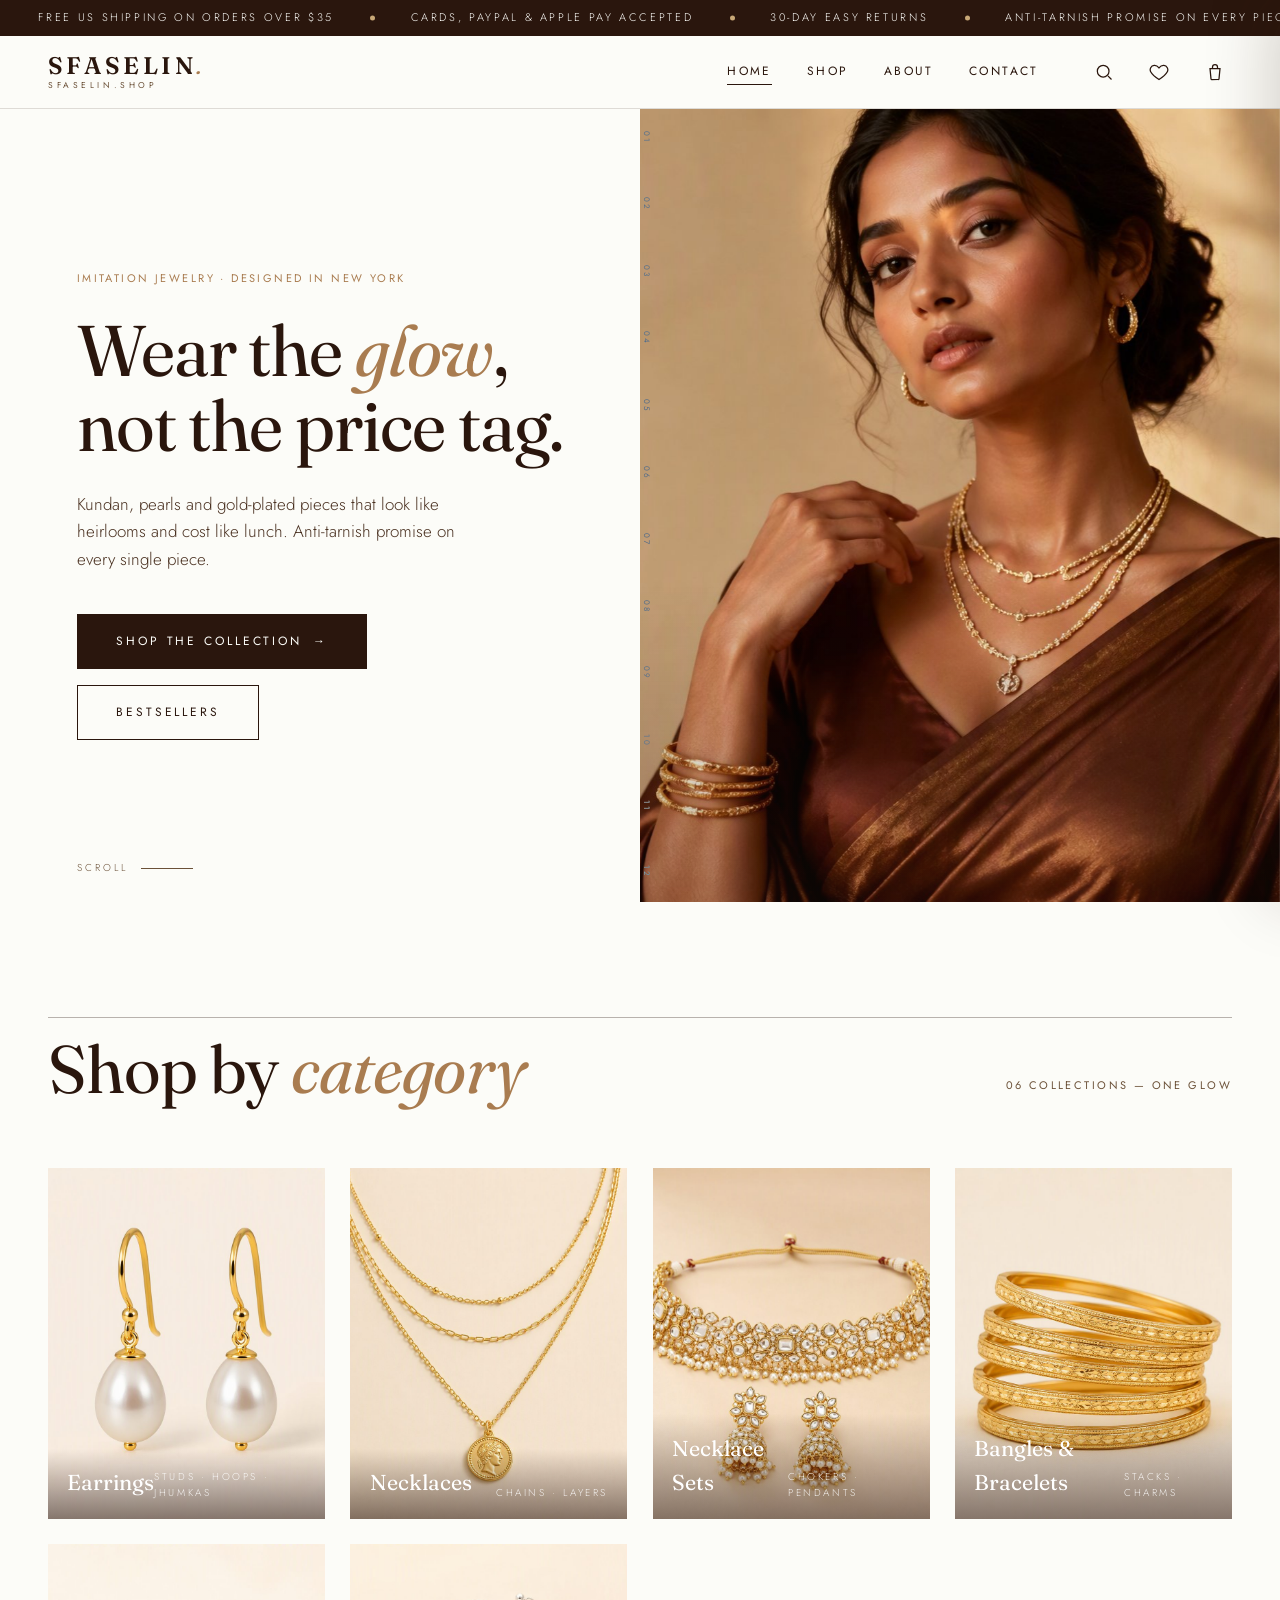
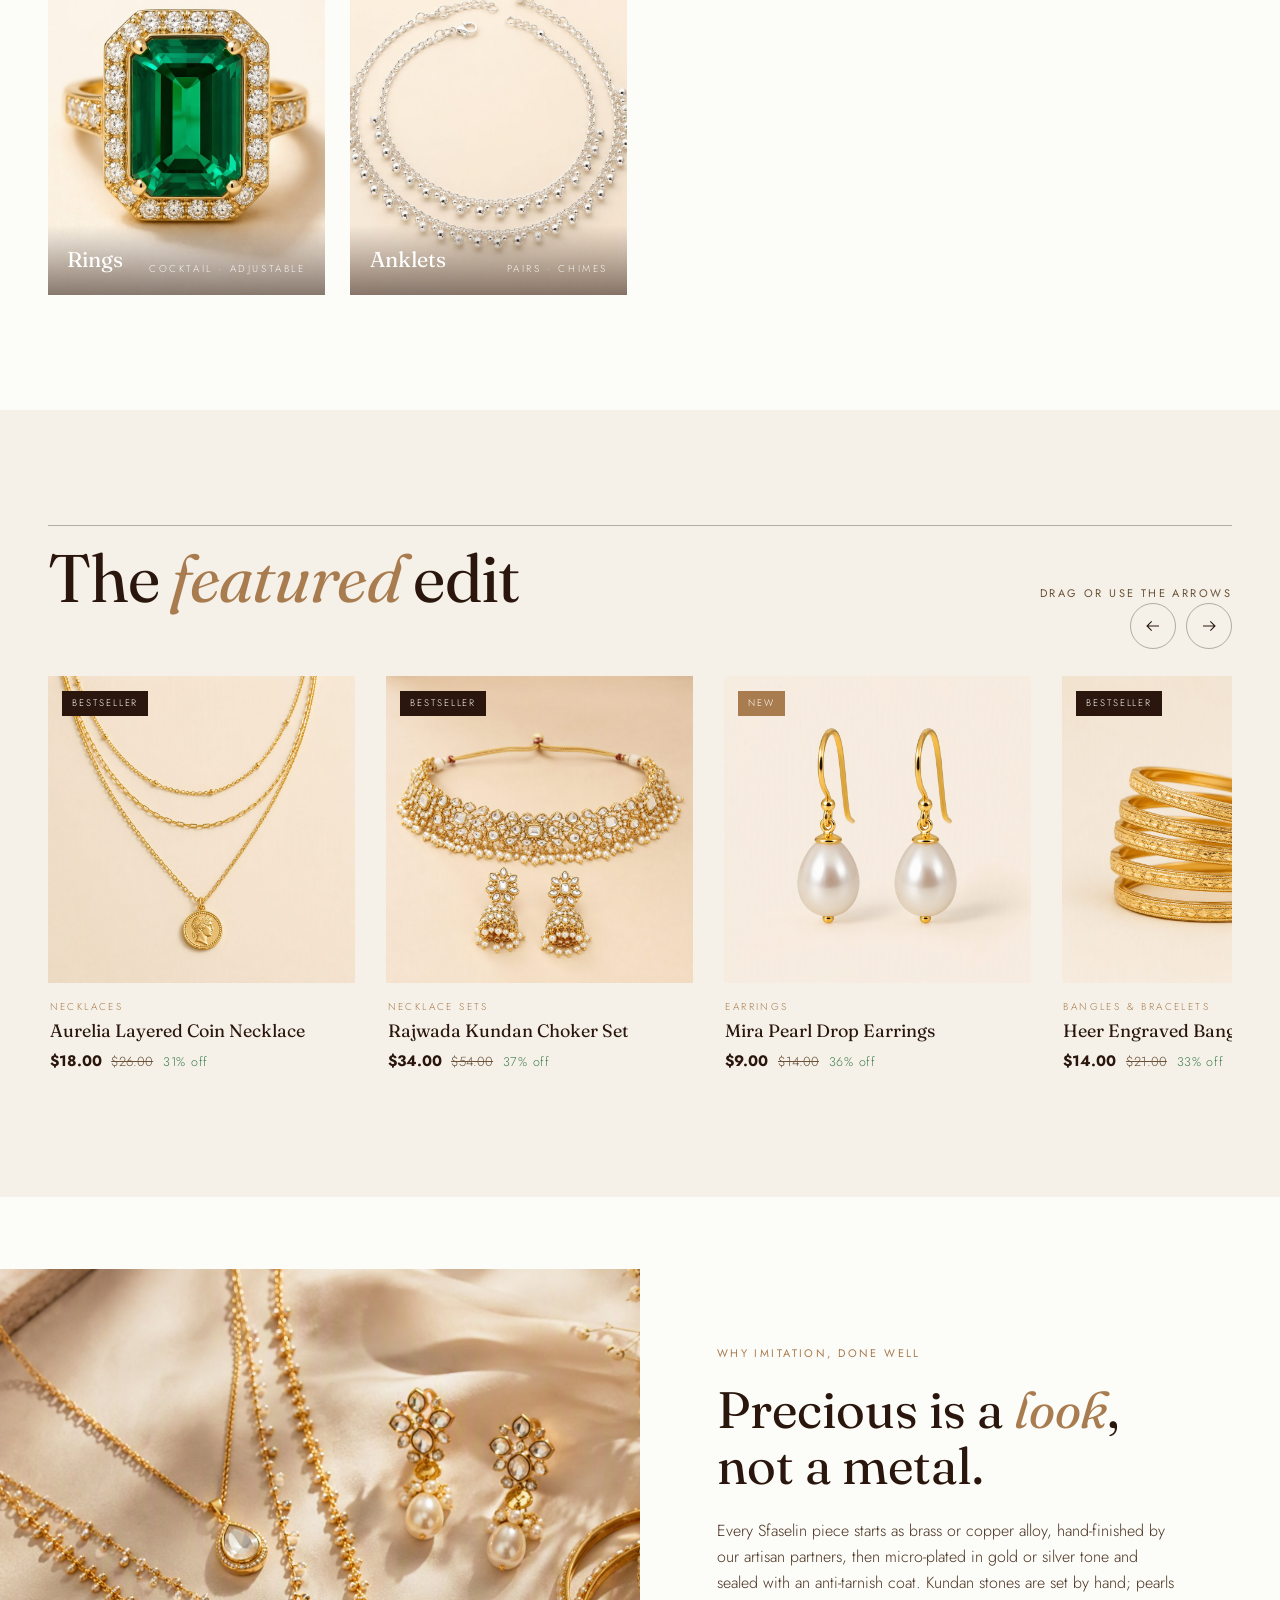
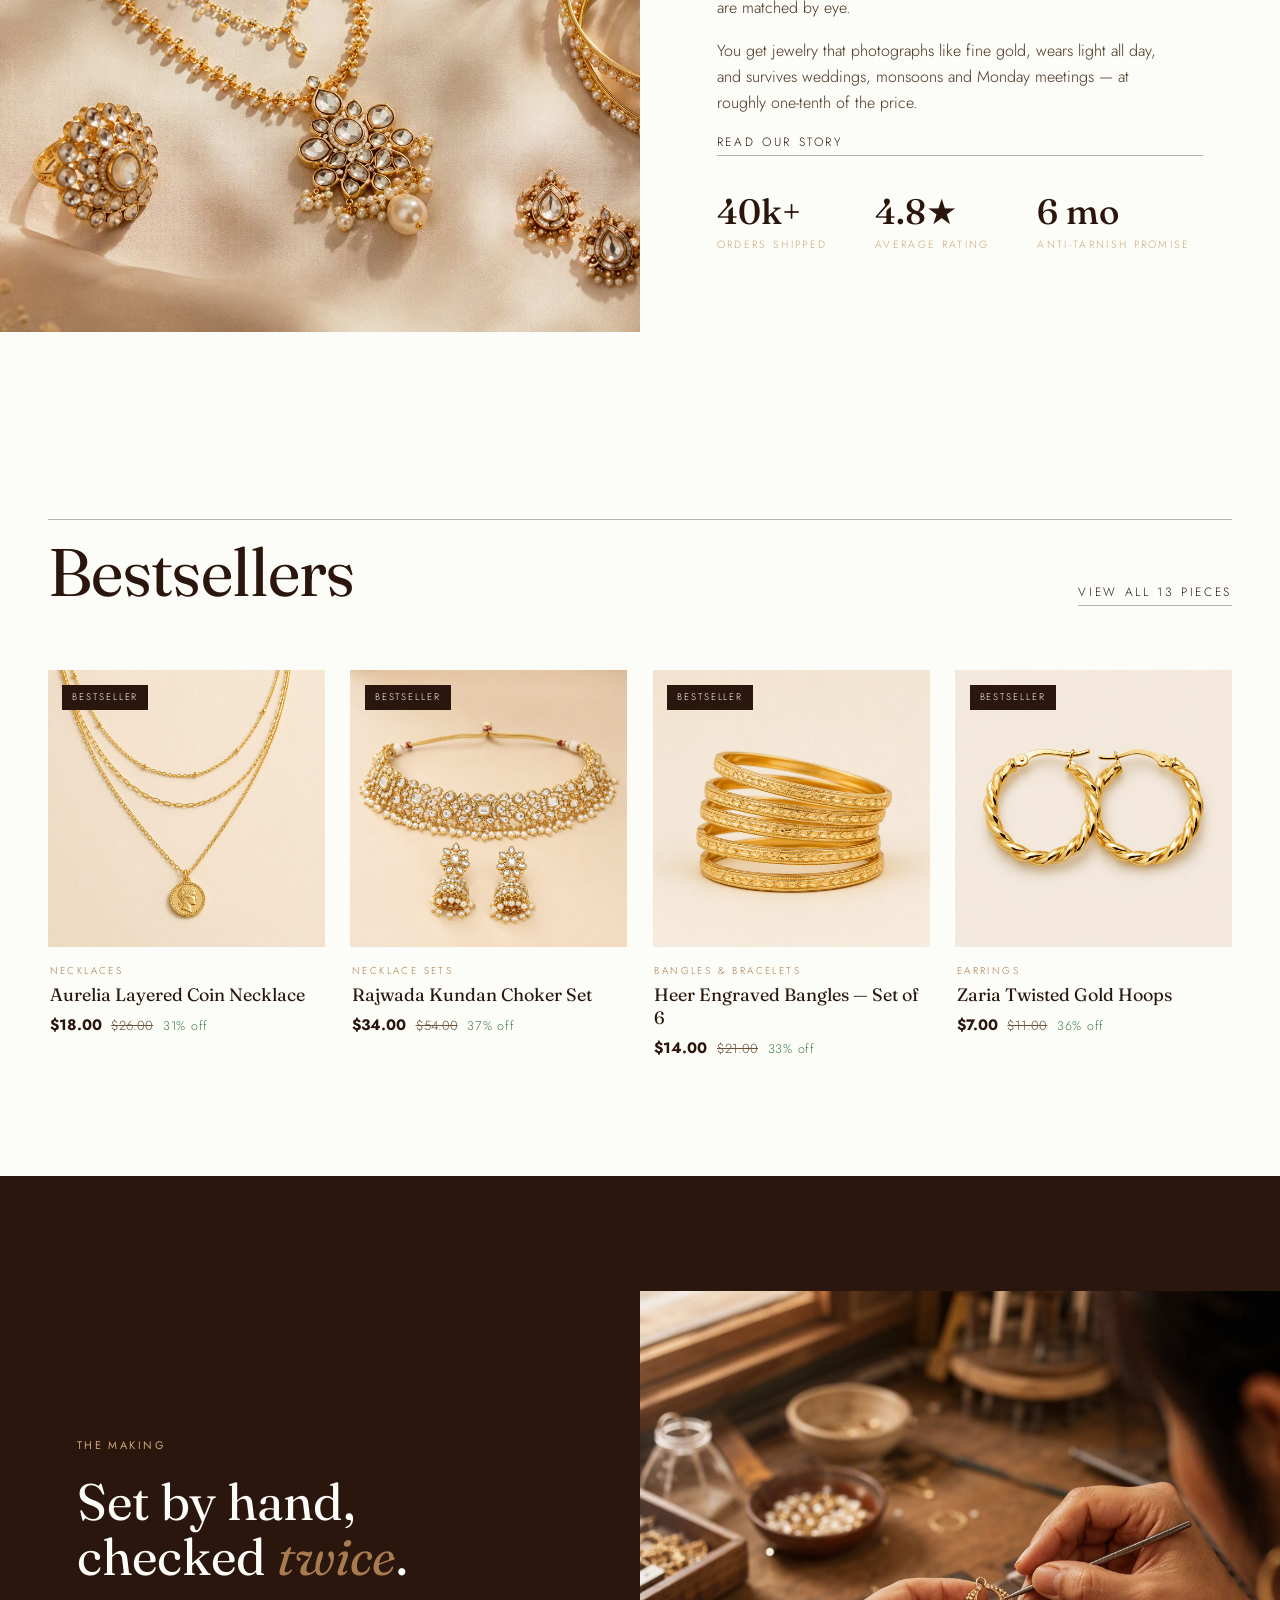
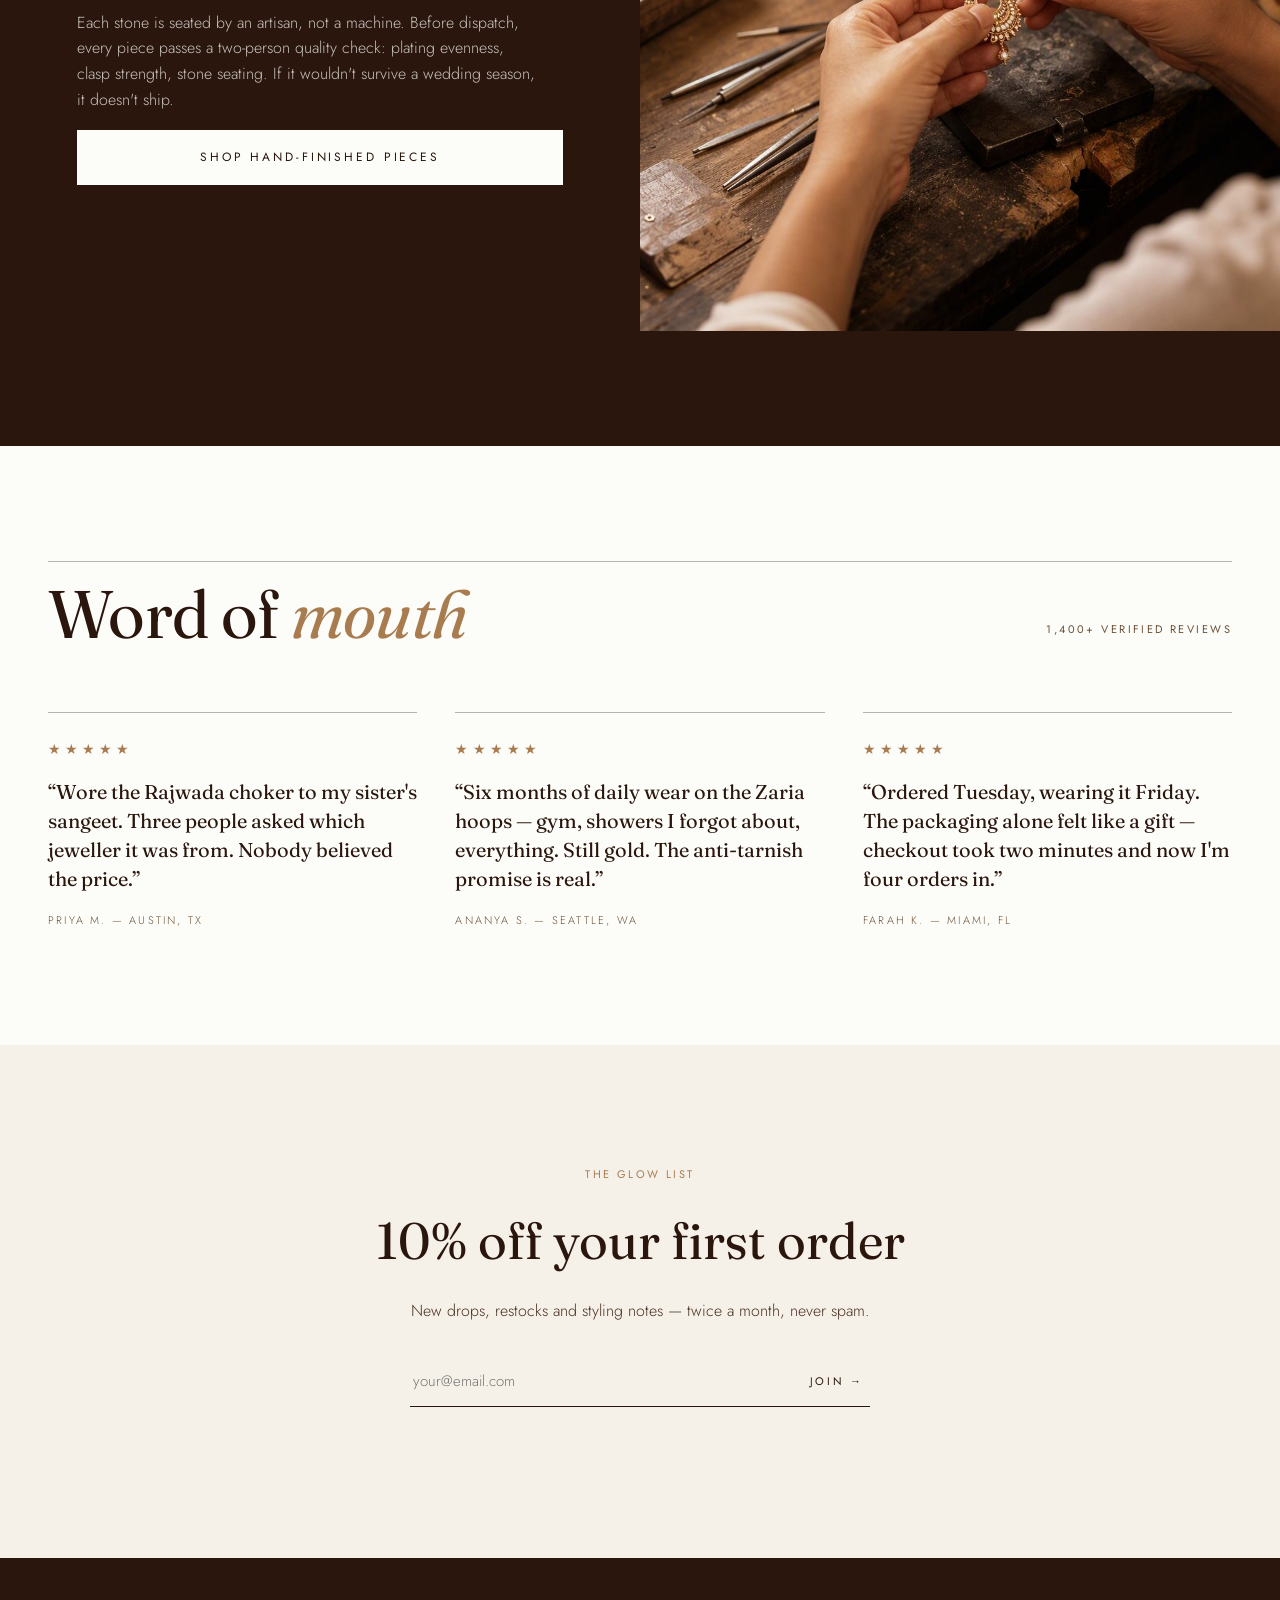
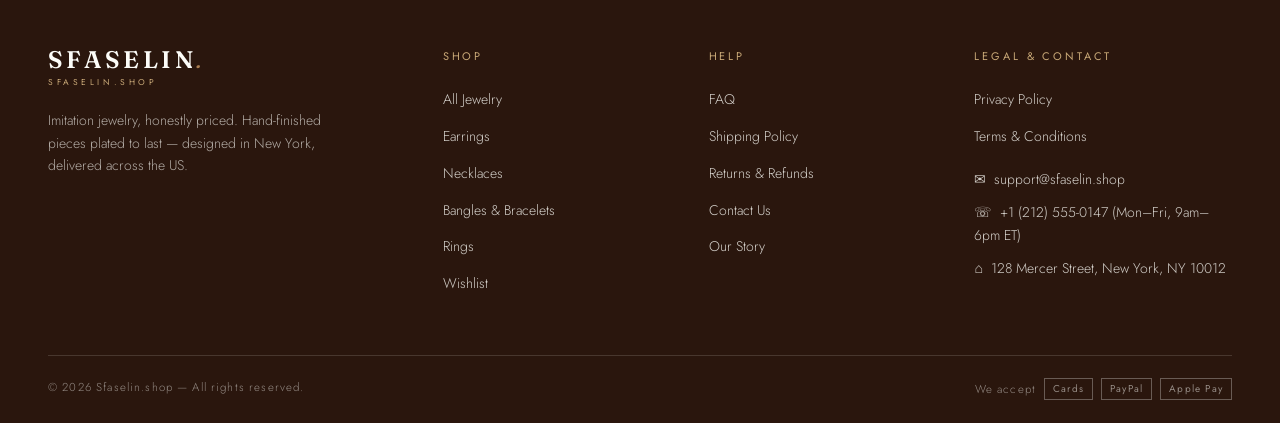
<file: index.html>
<!DOCTYPE html>
<html lang="en">
<head>
<meta charset="UTF-8">
<meta name="viewport" content="width=device-width, initial-scale=1.0">
<title>SFASELIN — Imitation Jewelry, Honestly Priced | sfaselin.shop</title>
<meta name="description" content="Sfaselin.shop — hand-finished imitation jewelry for women. Kundan chokers, pearl earrings, gold-plated bangles & more. Free US shipping over $35, 30-day easy returns.">
<link rel="preconnect" href="https://fonts.googleapis.com">
<link rel="preconnect" href="https://fonts.gstatic.com" crossorigin>
<link href="https://fonts.googleapis.com/css2?family=Fraunces:ital,wght@0,400;0,500;0,600;1,400&family=Jost:wght@300;400;500&display=swap" rel="stylesheet">
<link rel="stylesheet" href="assets/css/style.css">
<link rel="icon" href="data:image/svg+xml,%3Csvg xmlns='http://www.w3.org/2000/svg' viewBox='0 0 32 32'%3E%3Ccircle cx='16' cy='16' r='14' fill='%232a160d'/%3E%3Ctext x='16' y='21' font-size='15' text-anchor='middle' fill='%23c8a877' font-family='Georgia'%3ES%3C/text%3E%3C/svg%3E">
</head>
<body data-page="home">
<header class="site-header" id="site-header"></header>
<nav class="mobile-nav" id="mobile-nav"></nav>
<div id="cart-root"></div>
<div id="search-root"></div>

<main>
  <!-- HERO -->
  <section class="hero">
    <div class="spine" aria-hidden="true">
      <span>01</span><span>02</span><span>03</span><span>04</span><span>05</span><span>06</span>
      <span>07</span><span>08</span><span>09</span><span>10</span><span>11</span><span>12</span>
    </div>
    <div class="hero__copy">
      <div class="micro micro--gold">Imitation Jewelry · Designed in New York</div>
      <h1 class="hero__title">Wear the <em>glow</em>,<br>not the price tag.</h1>
      <p class="hero__sub">Kundan, pearls and gold-plated pieces that look like heirlooms and
        cost like lunch. Anti-tarnish promise on every single piece.</p>
      <div class="hero__ctas">
        <a class="btn" href="shop.html">Shop the Collection <span class="arr">→</span></a>
        <a class="btn btn--ghost" href="#bestsellers">Bestsellers</a>
      </div>
    </div>
    <div class="hero__media">
      <img src="assets/img/hero.jpg" alt="Model wearing layered gold-tone necklace, hoops and bangles from Sfaselin" fetchpriority="high">
    </div>
    <div class="hero__scroll">Scroll</div>
  </section>

  <!-- CATEGORIES -->
  <section class="section">
    <div class="wrap">
      <div class="split-head reveal">
        <h2>Shop by <em>category</em></h2>
        <span class="micro">06 collections — one glow</span>
      </div>
      <div class="cat-grid" id="cat-grid"></div>
    </div>
  </section>

  <!-- FEATURED CAROUSEL -->
  <section class="section section--cream2">
    <div class="wrap">
      <div class="split-head reveal">
        <h2>The <em>featured</em> edit</h2>
        <span class="micro">Drag or use the arrows</span>
      </div>
      <div class="carousel">
        <div class="carousel__nav">
          <button class="carousel__btn carousel__btn--prev" id="feat-prev" aria-label="Previous">
            <svg viewBox="0 0 24 24"><path d="M21 12H4M10 5l-7 7 7 7"/></svg></button>
          <button class="carousel__btn carousel__btn--next" id="feat-next" aria-label="Next">
            <svg viewBox="0 0 24 24"><path d="M3 12h17M14 5l7 7-7 7"/></svg></button>
        </div>
        <div class="carousel__track" id="featured-track"></div>
      </div>
    </div>
  </section>

  <!-- EDITORIAL SPLIT -->
  <section class="section--tight">
    <div class="split">
      <div class="split__media reveal"><img src="assets/img/editorial.jpg" alt="Flat-lay of Sfaselin gold-plated jewelry on cream silk" loading="lazy"></div>
      <div class="split__copy">
        <span class="micro micro--gold">Why imitation, done well</span>
        <h2>Precious is a <em>look</em>,<br>not a metal.</h2>
        <p>Every Sfaselin piece starts as brass or copper alloy, hand-finished by our artisan partners,
          then micro-plated in gold or silver tone and sealed with an anti-tarnish coat. Kundan stones
          are set by hand; pearls are matched by eye.</p>
        <p>You get jewelry that photographs like fine gold, wears light all day, and survives
          weddings, monsoons and Monday meetings — at roughly one-tenth of the price.</p>
        <a class="link-line" href="about.html">Read our story</a>
        <div class="stat-row">
          <div class="stat"><b>40k+</b><span>Orders shipped</span></div>
          <div class="stat"><b>4.8★</b><span>Average rating</span></div>
          <div class="stat"><b>6 mo</b><span>Anti-tarnish promise</span></div>
        </div>
      </div>
    </div>
  </section>

  <!-- BESTSELLERS -->
  <section class="section" id="bestsellers">
    <div class="wrap">
      <div class="split-head reveal">
        <h2>Bestsellers</h2>
        <a class="link-line" href="shop.html">View all 13 pieces</a>
      </div>
      <div class="product-grid product-grid--4" id="best-grid"></div>
    </div>
  </section>

  <!-- CRAFT / DARK -->
  <section class="section section--dark">
    <div class="split">
      <div class="split__copy">
        <span class="micro" style="color:var(--gold-soft)">The making</span>
        <h2>Set by hand,<br>checked <em>twice</em>.</h2>
        <p>Each stone is seated by an artisan, not a machine. Before dispatch, every piece passes a
          two-person quality check: plating evenness, clasp strength, stone seating. If it wouldn't
          survive a wedding season, it doesn't ship.</p>
        <a class="btn btn--cream" href="shop.html">Shop Hand-Finished Pieces</a>
      </div>
      <div class="split__media reveal"><img src="assets/img/artisan.jpg" alt="Artisan hand-setting stones into a gold-tone earring" loading="lazy"></div>
    </div>
  </section>

  <!-- TESTIMONIALS -->
  <section class="section">
    <div class="wrap">
      <div class="split-head reveal">
        <h2>Word of <em>mouth</em></h2>
        <span class="micro">1,400+ verified reviews</span>
      </div>
      <div class="testi-grid">
        <div class="testi reveal">
          <div class="testi__stars">★★★★★</div>
          <p>“Wore the Rajwada choker to my sister's sangeet. Three people asked which jeweller it was from. Nobody believed the price.”</p>
          <footer>Priya M. — Austin, TX</footer>
        </div>
        <div class="testi reveal" data-delay="1">
          <div class="testi__stars">★★★★★</div>
          <p>“Six months of daily wear on the Zaria hoops — gym, showers I forgot about, everything. Still gold. The anti-tarnish promise is real.”</p>
          <footer>Ananya S. — Seattle, WA</footer>
        </div>
        <div class="testi reveal" data-delay="2">
          <div class="testi__stars">★★★★★</div>
          <p>“Ordered Tuesday, wearing it Friday. The packaging alone felt like a gift — checkout took two minutes and now I'm four orders in.”</p>
          <footer>Farah K. — Miami, FL</footer>
        </div>
      </div>
    </div>
  </section>

  <!-- NEWSLETTER -->
  <section class="section section--cream2">
    <div class="wrap">
      <div class="newsletter reveal">
        <span class="micro micro--gold">The Glow List</span>
        <h2>10% off your first order</h2>
        <p>New drops, restocks and styling notes — twice a month, never spam.</p>
        <form class="news-form" id="news-form" novalidate>
          <input type="email" id="news-email" placeholder="your@email.com" aria-label="Email address">
          <button type="submit">Join →</button>
        </form>
        <div class="news-msg" id="news-msg"></div>
      </div>
    </div>
  </section>
</main>

<footer class="site-footer" id="site-footer"></footer>
<script src="assets/js/data.js"></script>
<script src="assets/js/main.js"></script>
</body>
</html>
</file>
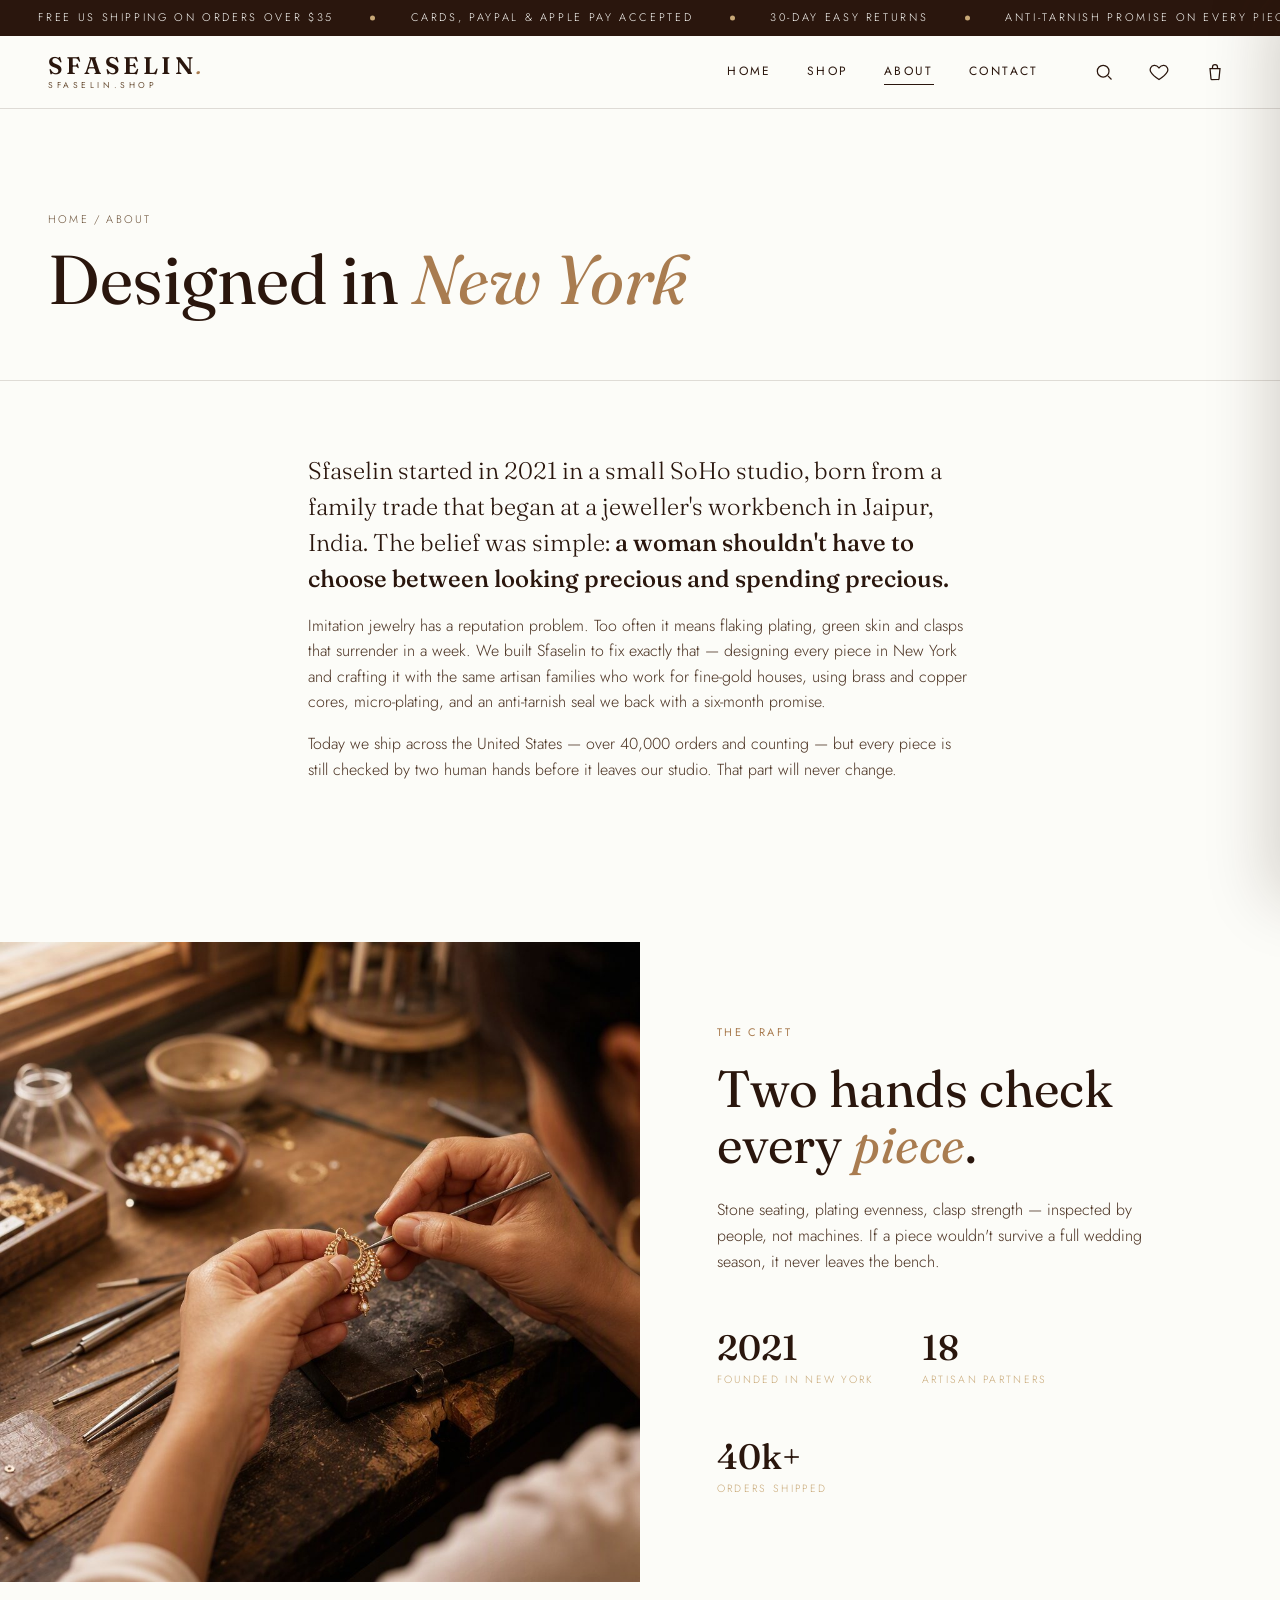
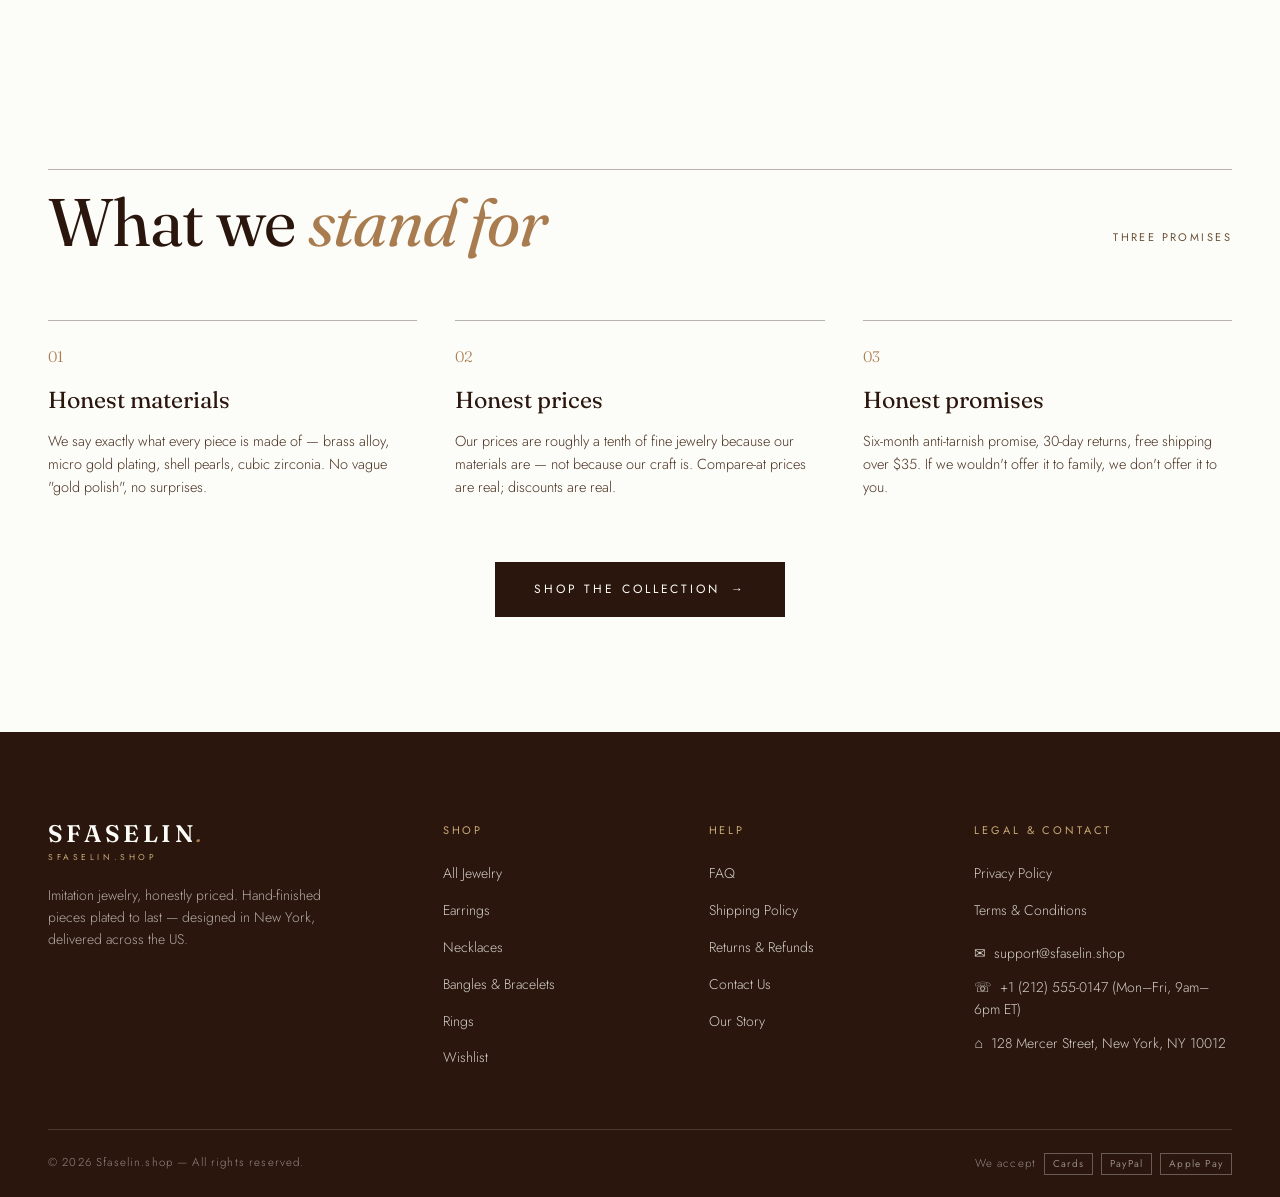
<file: about.html>
<!DOCTYPE html>
<html lang="en">
<head>
<meta charset="UTF-8">
<meta name="viewport" content="width=device-width, initial-scale=1.0">
<title>Our Story — SFASELIN | sfaselin.shop</title>
<meta name="description" content="Sfaselin was founded in New York with one belief: every woman deserves jewelry that looks precious, without the precious price.">
<link rel="preconnect" href="https://fonts.googleapis.com">
<link rel="preconnect" href="https://fonts.gstatic.com" crossorigin>
<link href="https://fonts.googleapis.com/css2?family=Fraunces:ital,wght@0,400;0,500;0,600;1,400&family=Jost:wght@300;400;500&display=swap" rel="stylesheet">
<link rel="stylesheet" href="assets/css/style.css">
<link rel="icon" href="data:image/svg+xml,%3Csvg xmlns='http://www.w3.org/2000/svg' viewBox='0 0 32 32'%3E%3Ccircle cx='16' cy='16' r='14' fill='%232a160d'/%3E%3Ctext x='16' y='21' font-size='15' text-anchor='middle' fill='%23c8a877' font-family='Georgia'%3ES%3C/text%3E%3C/svg%3E">
</head>
<body data-page="about">
<header class="site-header" id="site-header"></header>
<nav class="mobile-nav" id="mobile-nav"></nav>
<div id="cart-root"></div>
<div id="search-root"></div>

<main>
  <section class="page-hero">
    <div class="wrap">
      <div class="crumbs"><a href="index.html">Home</a> / About</div>
      <h1>Designed in <em>New York</em></h1>
    </div>
  </section>

  <section class="section--tight">
    <div class="wrap prose">
      <p style="font-family:var(--serif);font-size:1.5rem;line-height:1.5;color:var(--brown)">
        Sfaselin started in 2021 in a small SoHo studio, born from a family trade that began at a
        jeweller's workbench in Jaipur, India. The belief was simple: <strong>a woman shouldn't have
        to choose between looking precious and spending precious.</strong></p>
      <p>Imitation jewelry has a reputation problem. Too often it means flaking plating, green
        skin and clasps that surrender in a week. We built Sfaselin to fix exactly that — designing
        every piece in New York and crafting it with the same artisan families who work for
        fine-gold houses, using brass and copper cores, micro-plating, and an anti-tarnish seal we
        back with a six-month promise.</p>
      <p>Today we ship across the United States — over 40,000 orders and counting — but every piece
        is still checked by two human hands before it leaves our studio. That part will never change.</p>
    </div>
  </section>

  <section class="section--tight">
    <div class="split">
      <div class="split__media reveal"><img src="assets/img/artisan.jpg" alt="Sfaselin artisan partner setting stones by hand" loading="lazy"></div>
      <div class="split__copy">
        <span class="micro micro--gold">The craft</span>
        <h2>Two hands check<br>every <em>piece</em>.</h2>
        <p>Stone seating, plating evenness, clasp strength — inspected by people, not machines.
          If a piece wouldn't survive a full wedding season, it never leaves the bench.</p>
        <div class="stat-row">
          <div class="stat"><b>2021</b><span>Founded in New York</span></div>
          <div class="stat"><b>18</b><span>Artisan partners</span></div>
          <div class="stat"><b>40k+</b><span>Orders shipped</span></div>
        </div>
      </div>
    </div>
  </section>

  <section class="section">
    <div class="wrap">
      <div class="split-head reveal">
        <h2>What we <em>stand for</em></h2>
        <span class="micro">Three promises</span>
      </div>
      <div class="values">
        <div class="value reveal">
          <span class="num">01</span>
          <h3>Honest materials</h3>
          <p>We say exactly what every piece is made of — brass alloy, micro gold plating, shell
            pearls, cubic zirconia. No vague "gold polish", no surprises.</p>
        </div>
        <div class="value reveal" data-delay="1">
          <span class="num">02</span>
          <h3>Honest prices</h3>
          <p>Our prices are roughly a tenth of fine jewelry because our materials are — not because
            our craft is. Compare-at prices are real; discounts are real.</p>
        </div>
        <div class="value reveal" data-delay="2">
          <span class="num">03</span>
          <h3>Honest promises</h3>
          <p>Six-month anti-tarnish promise, 30-day returns, free shipping over $35. If we wouldn't
            offer it to family, we don't offer it to you.</p>
        </div>
      </div>
      <div style="text-align:center;margin-top:4rem">
        <a class="btn" href="shop.html">Shop the Collection <span class="arr">→</span></a>
      </div>
    </div>
  </section>
</main>

<footer class="site-footer" id="site-footer"></footer>
<script src="assets/js/data.js"></script>
<script src="assets/js/main.js"></script>
</body>
</html>
</file>
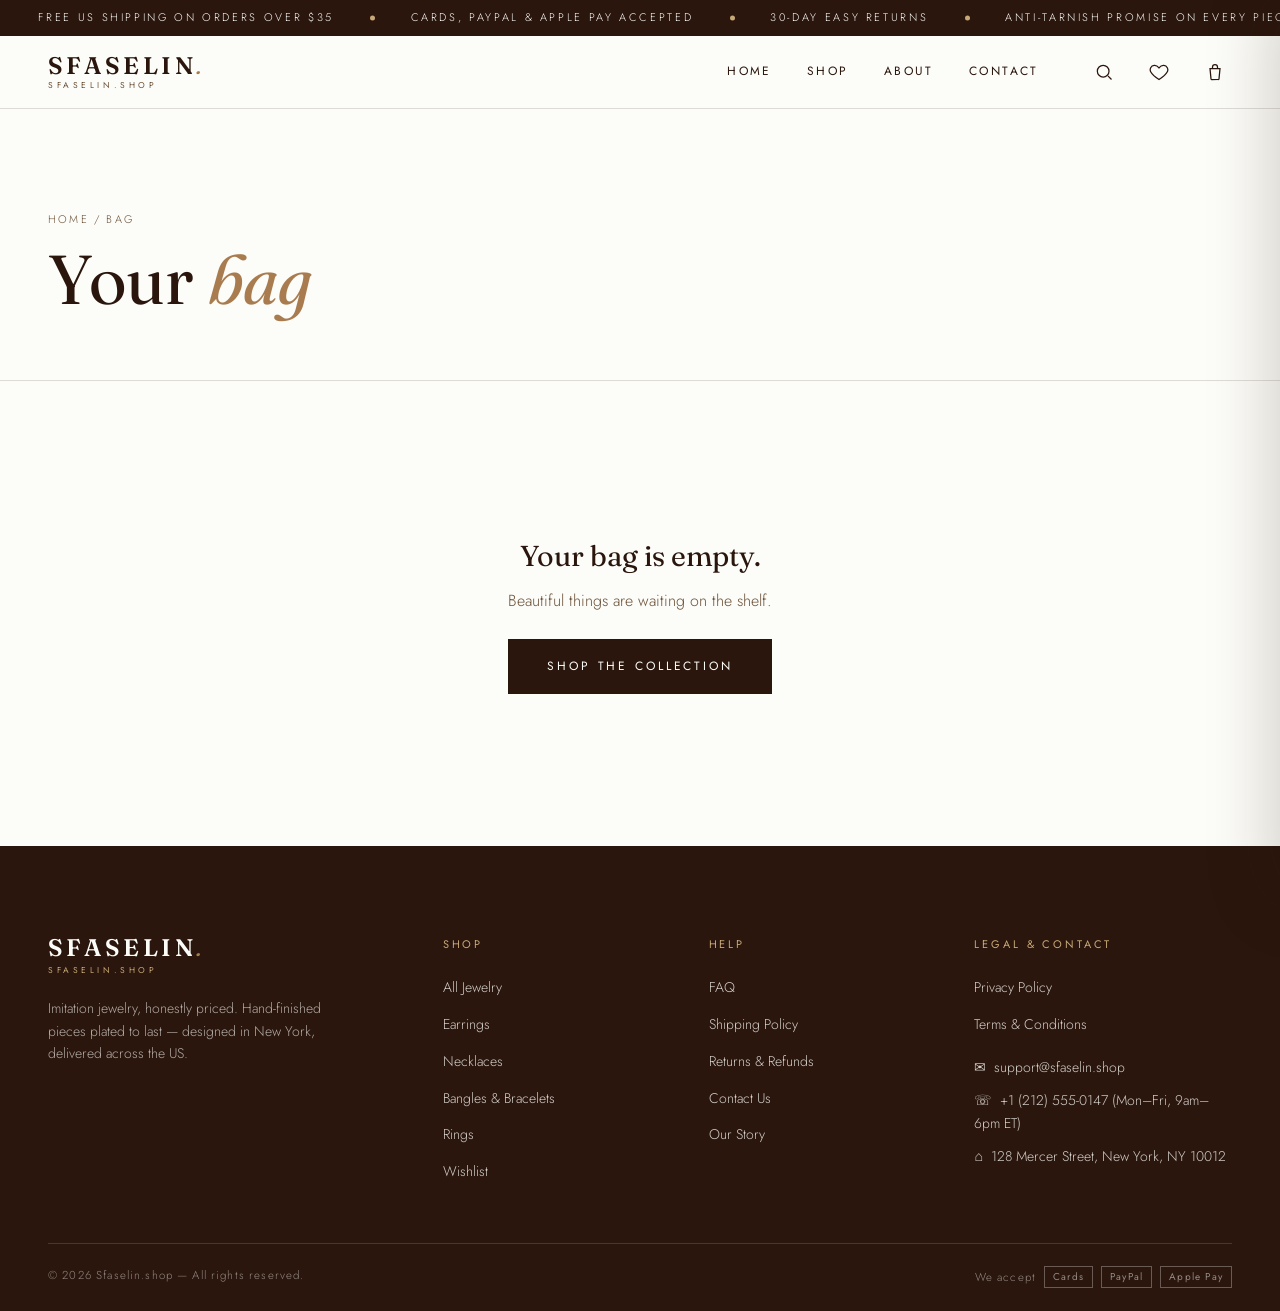
<file: cart.html>
<!DOCTYPE html>
<html lang="en">
<head>
<meta charset="UTF-8">
<meta name="viewport" content="width=device-width, initial-scale=1.0">
<title>Your Bag — SFASELIN | sfaselin.shop</title>
<meta name="description" content="Review your Sfaselin bag, apply coupons and check out securely. Free US shipping over $35.">
<link rel="preconnect" href="https://fonts.googleapis.com">
<link rel="preconnect" href="https://fonts.gstatic.com" crossorigin>
<link href="https://fonts.googleapis.com/css2?family=Fraunces:ital,wght@0,400;0,500;0,600;1,400&family=Jost:wght@300;400;500&display=swap" rel="stylesheet">
<link rel="stylesheet" href="assets/css/style.css">
<link rel="icon" href="data:image/svg+xml,%3Csvg xmlns='http://www.w3.org/2000/svg' viewBox='0 0 32 32'%3E%3Ccircle cx='16' cy='16' r='14' fill='%232a160d'/%3E%3Ctext x='16' y='21' font-size='15' text-anchor='middle' fill='%23c8a877' font-family='Georgia'%3ES%3C/text%3E%3C/svg%3E">
</head>
<body data-page="cart">
<header class="site-header" id="site-header"></header>
<nav class="mobile-nav" id="mobile-nav"></nav>
<div id="cart-root"></div>
<div id="search-root"></div>

<main>
  <section class="page-hero">
    <div class="wrap">
      <div class="crumbs"><a href="index.html">Home</a> / Bag</div>
      <h1>Your <em>bag</em></h1>
    </div>
  </section>

  <section class="section--tight">
    <div class="wrap">
      <div class="cartpage" id="cartpage-root">
        <div id="cart-list"></div>
        <aside class="summary" id="cart-summary"></aside>
      </div>
    </div>
  </section>
</main>

<footer class="site-footer" id="site-footer"></footer>
<script src="assets/js/data.js"></script>
<script src="assets/js/main.js"></script>
</body>
</html>
</file>
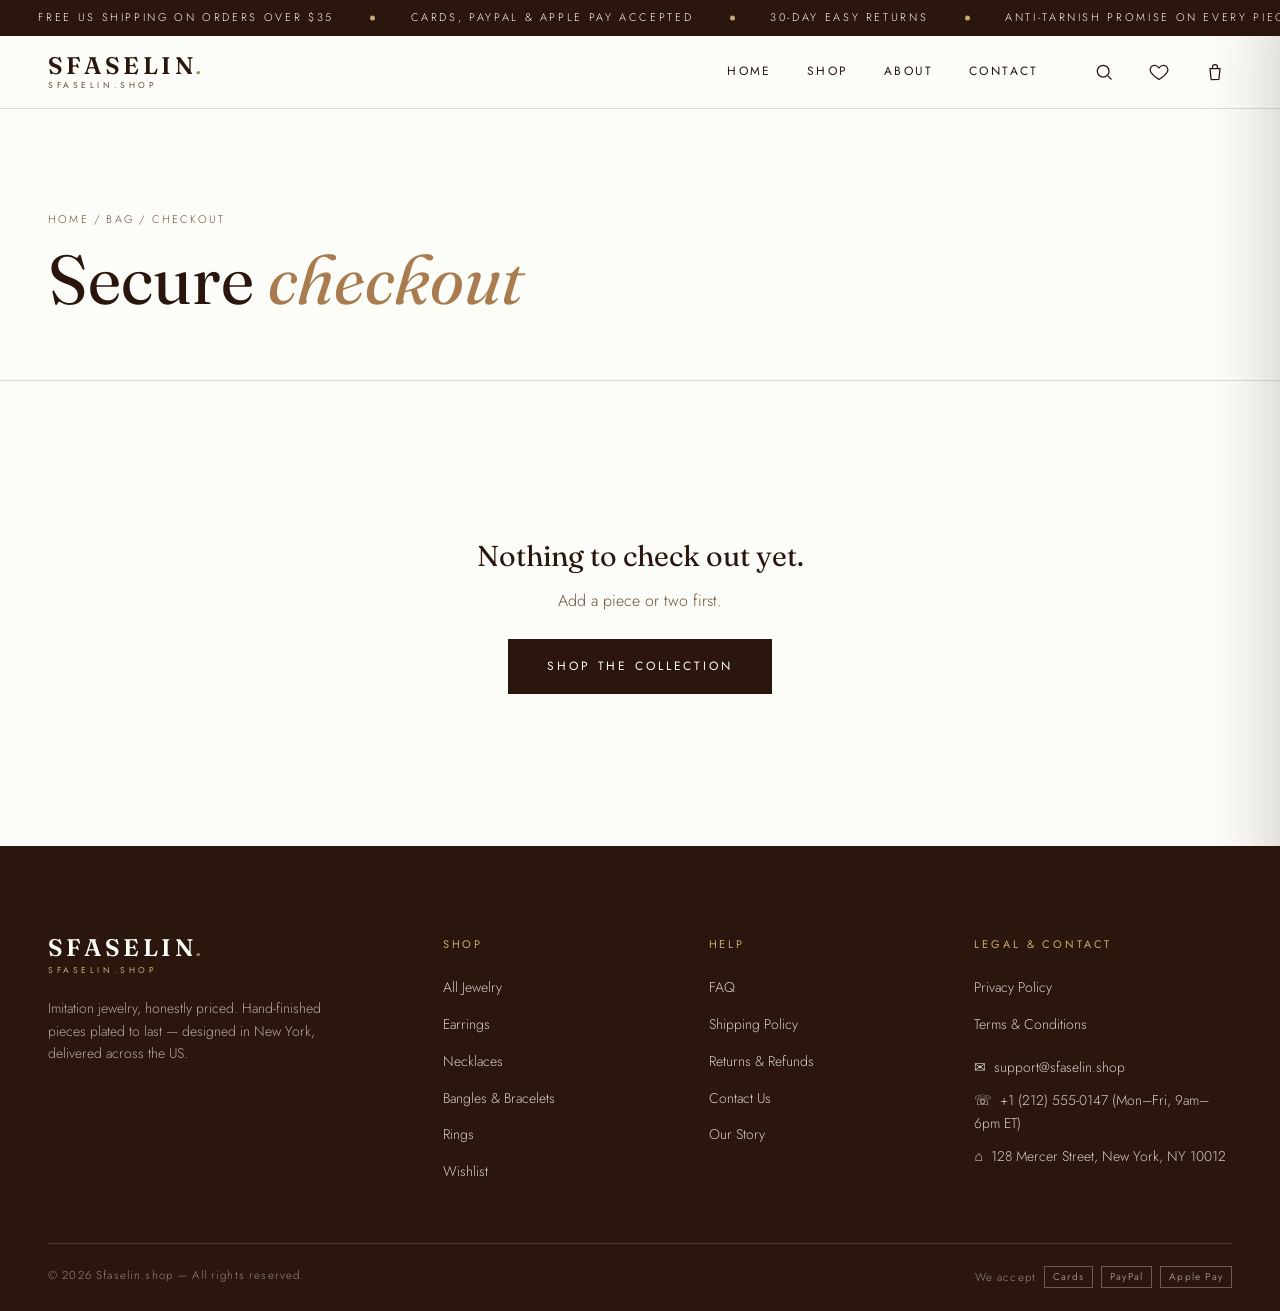
<file: checkout.html>
<!DOCTYPE html>
<html lang="en">
<head>
<meta charset="UTF-8">
<meta name="viewport" content="width=device-width, initial-scale=1.0">
<title>Checkout — SFASELIN | sfaselin.shop</title>
<meta name="description" content="Secure checkout at sfaselin.shop — cards, PayPal and Apple Pay accepted. Free US shipping over $35.">
<link rel="preconnect" href="https://fonts.googleapis.com">
<link rel="preconnect" href="https://fonts.gstatic.com" crossorigin>
<link href="https://fonts.googleapis.com/css2?family=Fraunces:ital,wght@0,400;0,500;0,600;1,400&family=Jost:wght@300;400;500&display=swap" rel="stylesheet">
<link rel="stylesheet" href="assets/css/style.css">
<link rel="icon" href="data:image/svg+xml,%3Csvg xmlns='http://www.w3.org/2000/svg' viewBox='0 0 32 32'%3E%3Ccircle cx='16' cy='16' r='14' fill='%232a160d'/%3E%3Ctext x='16' y='21' font-size='15' text-anchor='middle' fill='%23c8a877' font-family='Georgia'%3ES%3C/text%3E%3C/svg%3E">
</head>
<body data-page="checkout">
<header class="site-header" id="site-header"></header>
<nav class="mobile-nav" id="mobile-nav"></nav>
<div id="cart-root"></div>
<div id="search-root"></div>

<main>
  <section class="page-hero">
    <div class="wrap">
      <div class="crumbs"><a href="index.html">Home</a> / <a href="cart.html">Bag</a> / Checkout</div>
      <h1>Secure <em>checkout</em></h1>
    </div>
  </section>

  <section class="section--tight">
    <div class="wrap" id="checkout-root">
      <form class="checkout" id="co-form" novalidate>
        <div>
          <fieldset class="co-fieldset">
            <legend><i>01</i> Contact</legend>
            <div class="field-grid">
              <div class="field">
                <label for="f-name">Full Name</label>
                <input id="f-name" type="text" autocomplete="name" placeholder="Emily Carter">
                <span class="err-msg"></span>
              </div>
              <div class="field">
                <label for="f-phone">Phone Number</label>
                <input id="f-phone" type="tel" autocomplete="tel" placeholder="(212) 555-0147">
                <span class="err-msg"></span>
              </div>
              <div class="field field--full">
                <label for="f-email">Email Address</label>
                <input id="f-email" type="email" autocomplete="email" placeholder="you@email.com">
                <span class="err-msg"></span>
              </div>
            </div>
          </fieldset>

          <fieldset class="co-fieldset">
            <legend><i>02</i> Shipping Address</legend>
            <div class="field-grid">
              <div class="field field--full">
                <label for="f-addr">Street Address</label>
                <input id="f-addr" type="text" autocomplete="street-address" placeholder="Apt, building, street">
                <span class="err-msg"></span>
              </div>
              <div class="field">
                <label for="f-city">City</label>
                <input id="f-city" type="text" autocomplete="address-level2" placeholder="New York">
                <span class="err-msg"></span>
              </div>
              <div class="field">
                <label for="f-state">State</label>
                <select id="f-state">
                  <option value="">Select state…</option>
                  <option>Alabama</option><option>Alaska</option><option>Arizona</option>
                  <option>Arkansas</option><option>California</option><option>Colorado</option>
                  <option>Connecticut</option><option>Delaware</option><option>District of Columbia</option>
                  <option>Florida</option><option>Georgia</option><option>Hawaii</option>
                  <option>Idaho</option><option>Illinois</option><option>Indiana</option>
                  <option>Iowa</option><option>Kansas</option><option>Kentucky</option>
                  <option>Louisiana</option><option>Maine</option><option>Maryland</option>
                  <option>Massachusetts</option><option>Michigan</option><option>Minnesota</option>
                  <option>Mississippi</option><option>Missouri</option><option>Montana</option>
                  <option>Nebraska</option><option>Nevada</option><option>New Hampshire</option>
                  <option>New Jersey</option><option>New Mexico</option><option>New York</option>
                  <option>North Carolina</option><option>North Dakota</option><option>Ohio</option>
                  <option>Oklahoma</option><option>Oregon</option><option>Pennsylvania</option>
                  <option>Rhode Island</option><option>South Carolina</option><option>South Dakota</option>
                  <option>Tennessee</option><option>Texas</option><option>Utah</option>
                  <option>Vermont</option><option>Virginia</option><option>Washington</option>
                  <option>West Virginia</option><option>Wisconsin</option><option>Wyoming</option>
                </select>
                <span class="err-msg"></span>
              </div>
              <div class="field">
                <label for="f-pin">ZIP Code</label>
                <input id="f-pin" type="text" inputmode="numeric" maxlength="10" autocomplete="postal-code" placeholder="10012">
                <span class="err-msg"></span>
              </div>
            </div>
          </fieldset>

          <fieldset class="co-fieldset">
            <legend><i>03</i> Payment</legend>
            <label class="pay-opt is-selected">
              <input type="radio" name="pay" value="card" checked>
              <div style="flex:1"><b>Credit / Debit Card</b><small>Visa, Mastercard, Amex & Discover accepted.</small>
                <div class="pay-extra">
                  <div class="field-grid">
                    <div class="field field--full">
                      <label for="f-cardno">Card Number</label>
                      <input id="f-cardno" type="text" inputmode="numeric" placeholder="1234 5678 9012 3456">
                      <span class="err-msg"></span>
                    </div>
                    <div class="field">
                      <label for="f-exp">Expiry</label>
                      <input id="f-exp" type="text" placeholder="MM/YY" maxlength="5">
                      <span class="err-msg"></span>
                    </div>
                    <div class="field">
                      <label for="f-cvv">CVV</label>
                      <input id="f-cvv" type="password" inputmode="numeric" placeholder="•••" maxlength="4">
                      <span class="err-msg"></span>
                    </div>
                  </div>
                </div>
              </div>
            </label>
            <label class="pay-opt">
              <input type="radio" name="pay" value="paypal">
              <div><b>PayPal</b><small>You'll be redirected to PayPal to complete your purchase securely.</small></div>
            </label>
            <label class="pay-opt">
              <input type="radio" name="pay" value="applepay">
              <div><b>Apple Pay</b><small>One-touch payment on supported Apple devices.</small></div>
            </label>
          </fieldset>

          <button class="btn btn--full" type="submit" id="place-order" style="margin-top:.5rem">Place Order <span class="arr">→</span></button>
          <p style="font-size:12px;color:var(--brown-3);margin-top:.9rem">
            By placing this order you agree to our
            <a class="link-line" href="terms-conditions.html">Terms & Conditions</a> and
            <a class="link-line" href="privacy-policy.html">Privacy Policy</a>.
          </p>
        </div>

        <aside class="summary" id="co-summary"></aside>
      </form>
    </div>
  </section>
</main>

<footer class="site-footer" id="site-footer"></footer>
<script src="assets/js/data.js"></script>
<script src="assets/js/main.js"></script>
</body>
</html>
</file>
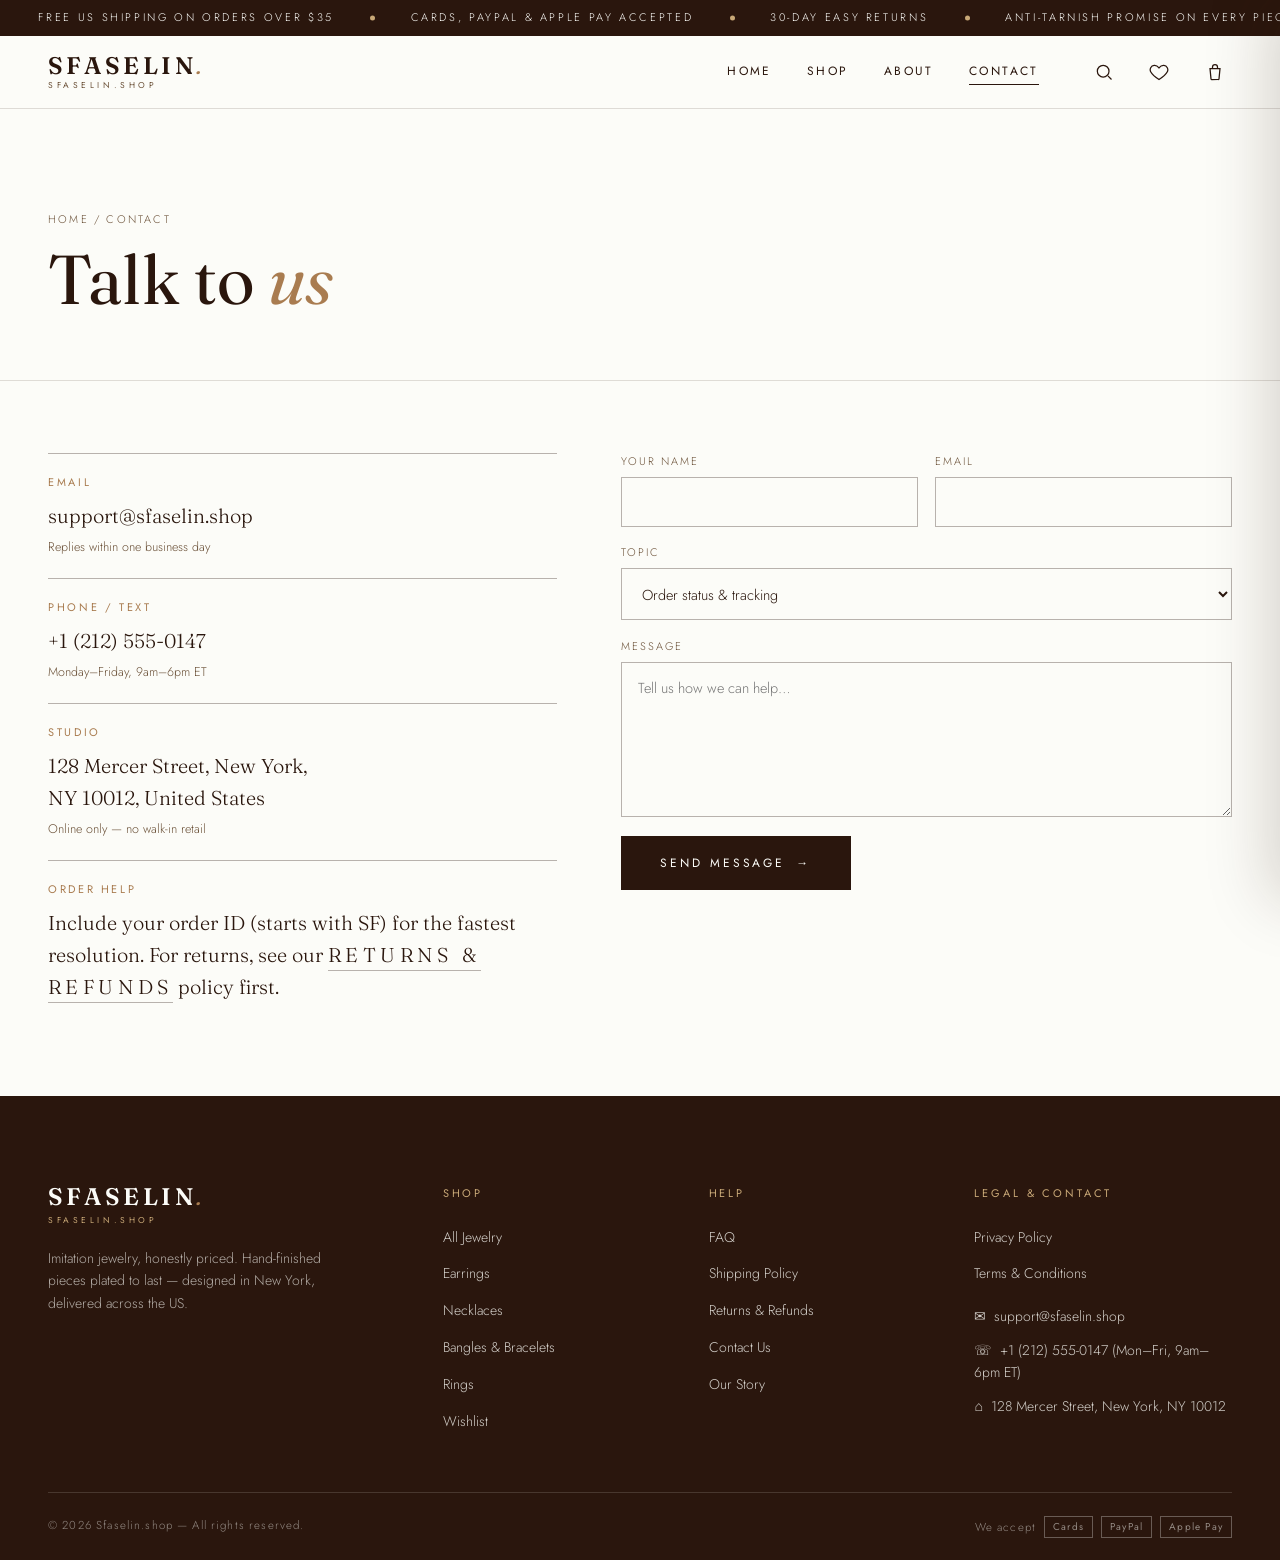
<file: contact.html>
<!DOCTYPE html>
<html lang="en">
<head>
<meta charset="UTF-8">
<meta name="viewport" content="width=device-width, initial-scale=1.0">
<title>Contact Us — SFASELIN | sfaselin.shop</title>
<meta name="description" content="Questions about an order, sizing or care? Reach the Sfaselin team — we reply within one business day.">
<link rel="preconnect" href="https://fonts.googleapis.com">
<link rel="preconnect" href="https://fonts.gstatic.com" crossorigin>
<link href="https://fonts.googleapis.com/css2?family=Fraunces:ital,wght@0,400;0,500;0,600;1,400&family=Jost:wght@300;400;500&display=swap" rel="stylesheet">
<link rel="stylesheet" href="assets/css/style.css">
<link rel="icon" href="data:image/svg+xml,%3Csvg xmlns='http://www.w3.org/2000/svg' viewBox='0 0 32 32'%3E%3Ccircle cx='16' cy='16' r='14' fill='%232a160d'/%3E%3Ctext x='16' y='21' font-size='15' text-anchor='middle' fill='%23c8a877' font-family='Georgia'%3ES%3C/text%3E%3C/svg%3E">
</head>
<body data-page="contact">
<header class="site-header" id="site-header"></header>
<nav class="mobile-nav" id="mobile-nav"></nav>
<div id="cart-root"></div>
<div id="search-root"></div>

<main>
  <section class="page-hero">
    <div class="wrap">
      <div class="crumbs"><a href="index.html">Home</a> / Contact</div>
      <h1>Talk to <em>us</em></h1>
    </div>
  </section>

  <section class="section--tight">
    <div class="wrap">
      <div class="contact-grid">
        <div class="contact-info">
          <div class="contact-info__item">
            <h3>Email</h3>
            <a href="mailto:support@sfaselin.shop">support@sfaselin.shop</a>
            <small>Replies within one business day</small>
          </div>
          <div class="contact-info__item">
            <h3>Phone / Text</h3>
            <a href="tel:+12125550147">+1 (212) 555-0147</a>
            <small>Monday–Friday, 9am–6pm ET</small>
          </div>
          <div class="contact-info__item">
            <h3>Studio</h3>
            <p>128 Mercer Street, New York,<br>NY 10012, United States</p>
            <small>Online only — no walk-in retail</small>
          </div>
          <div class="contact-info__item">
            <h3>Order Help</h3>
            <p>Include your order ID (starts with SF) for the fastest resolution. For returns, see our
              <a class="link-line" href="refund-policy.html">Returns & Refunds</a> policy first.</p>
          </div>
        </div>

        <div>
          <form id="contact-form" novalidate>
            <div class="field-grid">
              <div class="field">
                <label for="c-name">Your Name</label>
                <input id="c-name" type="text" autocomplete="name">
              </div>
              <div class="field">
                <label for="c-email">Email</label>
                <input id="c-email" type="email" autocomplete="email">
              </div>
              <div class="field field--full">
                <label for="c-topic">Topic</label>
                <select id="c-topic">
                  <option>Order status & tracking</option>
                  <option>Returns / exchange</option>
                  <option>Product question</option>
                  <option>Anti-tarnish claim</option>
                  <option>Bulk / gifting order</option>
                  <option>Something else</option>
                </select>
              </div>
              <div class="field field--full">
                <label for="c-msg">Message</label>
                <textarea id="c-msg" rows="6" placeholder="Tell us how we can help…"></textarea>
              </div>
            </div>
            <button class="btn" type="submit" style="margin-top:1.2rem">Send Message <span class="arr">→</span></button>
            <div class="form-msg" id="contact-msg"></div>
          </form>
        </div>
      </div>
    </div>
  </section>
</main>

<footer class="site-footer" id="site-footer"></footer>
<script src="assets/js/data.js"></script>
<script src="assets/js/main.js"></script>
</body>
</html>
</file>
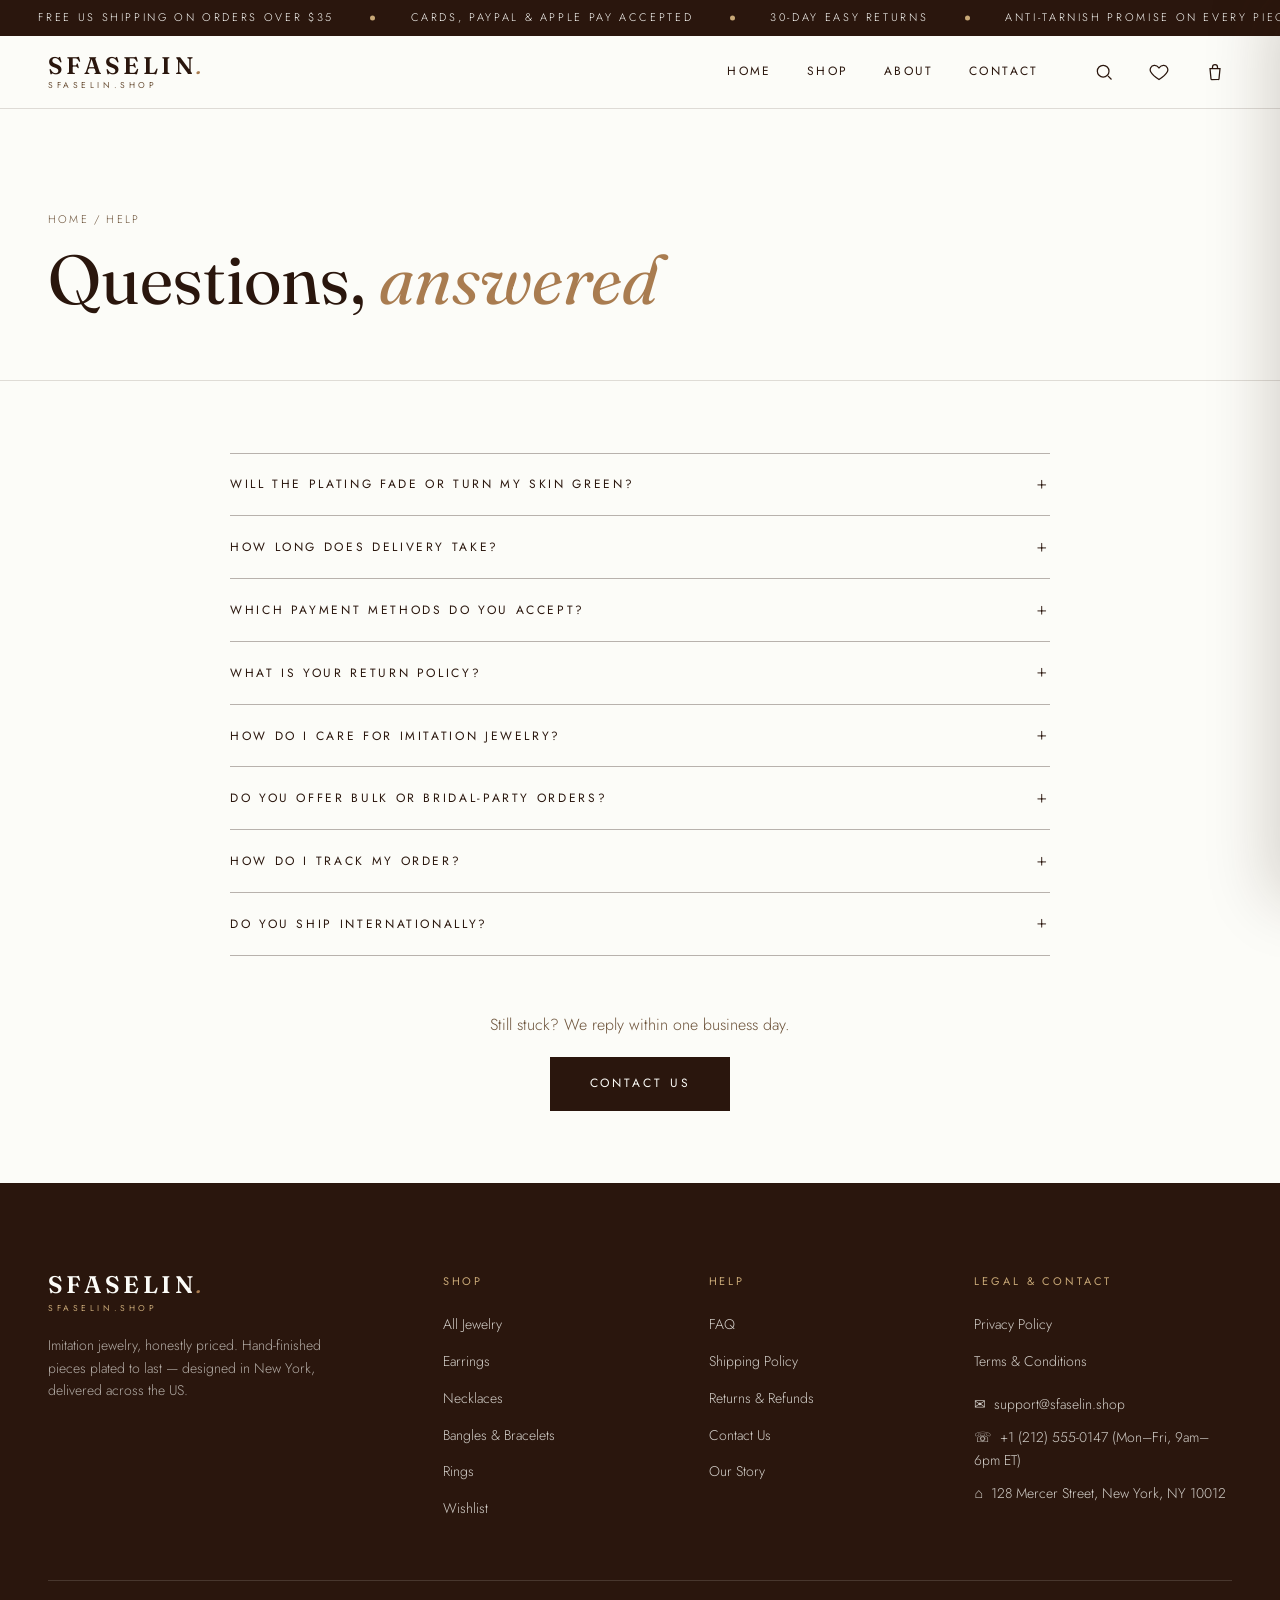
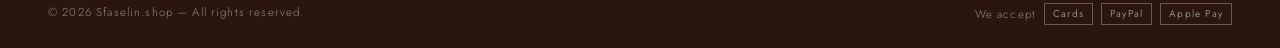
<file: faq.html>
<!DOCTYPE html>
<html lang="en">
<head>
<meta charset="UTF-8">
<meta name="viewport" content="width=device-width, initial-scale=1.0">
<title>Help & FAQ — SFASELIN | sfaselin.shop</title>
<meta name="description" content="Answers on US shipping, payment methods, returns, anti-tarnish care and more from sfaselin.shop.">
<link rel="preconnect" href="https://fonts.googleapis.com">
<link rel="preconnect" href="https://fonts.gstatic.com" crossorigin>
<link href="https://fonts.googleapis.com/css2?family=Fraunces:ital,wght@0,400;0,500;0,600;1,400&family=Jost:wght@300;400;500&display=swap" rel="stylesheet">
<link rel="stylesheet" href="assets/css/style.css">
<link rel="icon" href="data:image/svg+xml,%3Csvg xmlns='http://www.w3.org/2000/svg' viewBox='0 0 32 32'%3E%3Ccircle cx='16' cy='16' r='14' fill='%232a160d'/%3E%3Ctext x='16' y='21' font-size='15' text-anchor='middle' fill='%23c8a877' font-family='Georgia'%3ES%3C/text%3E%3C/svg%3E">
</head>
<body data-page="faq">
<header class="site-header" id="site-header"></header>
<nav class="mobile-nav" id="mobile-nav"></nav>
<div id="cart-root"></div>
<div id="search-root"></div>

<main>
  <section class="page-hero">
    <div class="wrap">
      <div class="crumbs"><a href="index.html">Home</a> / Help</div>
      <h1>Questions, <em>answered</em></h1>
    </div>
  </section>

  <section class="section--tight">
    <div class="wrap">
      <div class="faq-list accordion">
        <div class="accordion__item">
          <button class="accordion__head"><span>Will the plating fade or turn my skin green?</span><span>+</span></button>
          <div class="accordion__body"><div>No green skin — our brass and copper cores are sealed with a
            nickel-safe micro-plating plus an anti-tarnish top coat. Every piece carries a 6-month
            anti-tarnish promise; if it dulls under normal wear, we'll exchange it.</div></div>
        </div>
        <div class="accordion__item">
          <button class="accordion__head"><span>How long does delivery take?</span><span>+</span></button>
          <div class="accordion__body"><div>Orders ship from our New York studio within 1–2 business days.
            Delivery takes 2–5 business days to most US addresses — a little longer for Alaska, Hawaii
            and US territories.</div></div>
        </div>
        <div class="accordion__item">
          <button class="accordion__head"><span>Which payment methods do you accept?</span><span>+</span></button>
          <div class="accordion__body"><div>All major credit and debit cards (Visa, Mastercard, Amex,
            Discover), PayPal and Apple Pay. Every transaction is encrypted and processed by certified
            payment partners — we never see your full card details.</div></div>
        </div>
        <div class="accordion__item">
          <button class="accordion__head"><span>What is your return policy?</span><span>+</span></button>
          <div class="accordion__body"><div>30-day easy returns on unworn pieces in original packaging.
            Refunds go back to the original payment method within 5–7 business days of the return arriving.
            Full details on our <a class="link-line" href="refund-policy.html">Returns & Refunds</a> page.</div></div>
        </div>
        <div class="accordion__item">
          <button class="accordion__head"><span>How do I care for imitation jewelry?</span><span>+</span></button>
          <div class="accordion__body"><div>Last on, first off: wear your pieces after perfume and hairspray,
            and remove before showering or workouts. Wipe with a soft dry cloth after wear and store in the
            pouch provided. With this care, the plating keeps its glow for years.</div></div>
        </div>
        <div class="accordion__item">
          <button class="accordion__head"><span>Do you offer bulk or bridal-party orders?</span><span>+</span></button>
          <div class="accordion__body"><div>Yes — bridesmaid sets, party favors and corporate gifting are our
            favorite orders. Write to support@sfaselin.shop with quantities and dates for a quote.</div></div>
        </div>
        <div class="accordion__item">
          <button class="accordion__head"><span>How do I track my order?</span><span>+</span></button>
          <div class="accordion__body"><div>You'll receive a tracking link by email as soon as your order
            ships. Anything stuck, write to us with your order ID (starts with SF).</div></div>
        </div>
        <div class="accordion__item">
          <button class="accordion__head"><span>Do you ship internationally?</span><span>+</span></button>
          <div class="accordion__body"><div>Not yet — we currently ship within the United States only.
            Join the Glow List on our home page to hear when international shipping opens.</div></div>
        </div>
      </div>
      <div style="text-align:center;margin-top:3.5rem">
        <p style="color:var(--brown-3);margin-bottom:1.2rem">Still stuck? We reply within one business day.</p>
        <a class="btn" href="contact.html">Contact Us</a>
      </div>
    </div>
  </section>
</main>

<footer class="site-footer" id="site-footer"></footer>
<script src="assets/js/data.js"></script>
<script src="assets/js/main.js"></script>
</body>
</html>
</file>
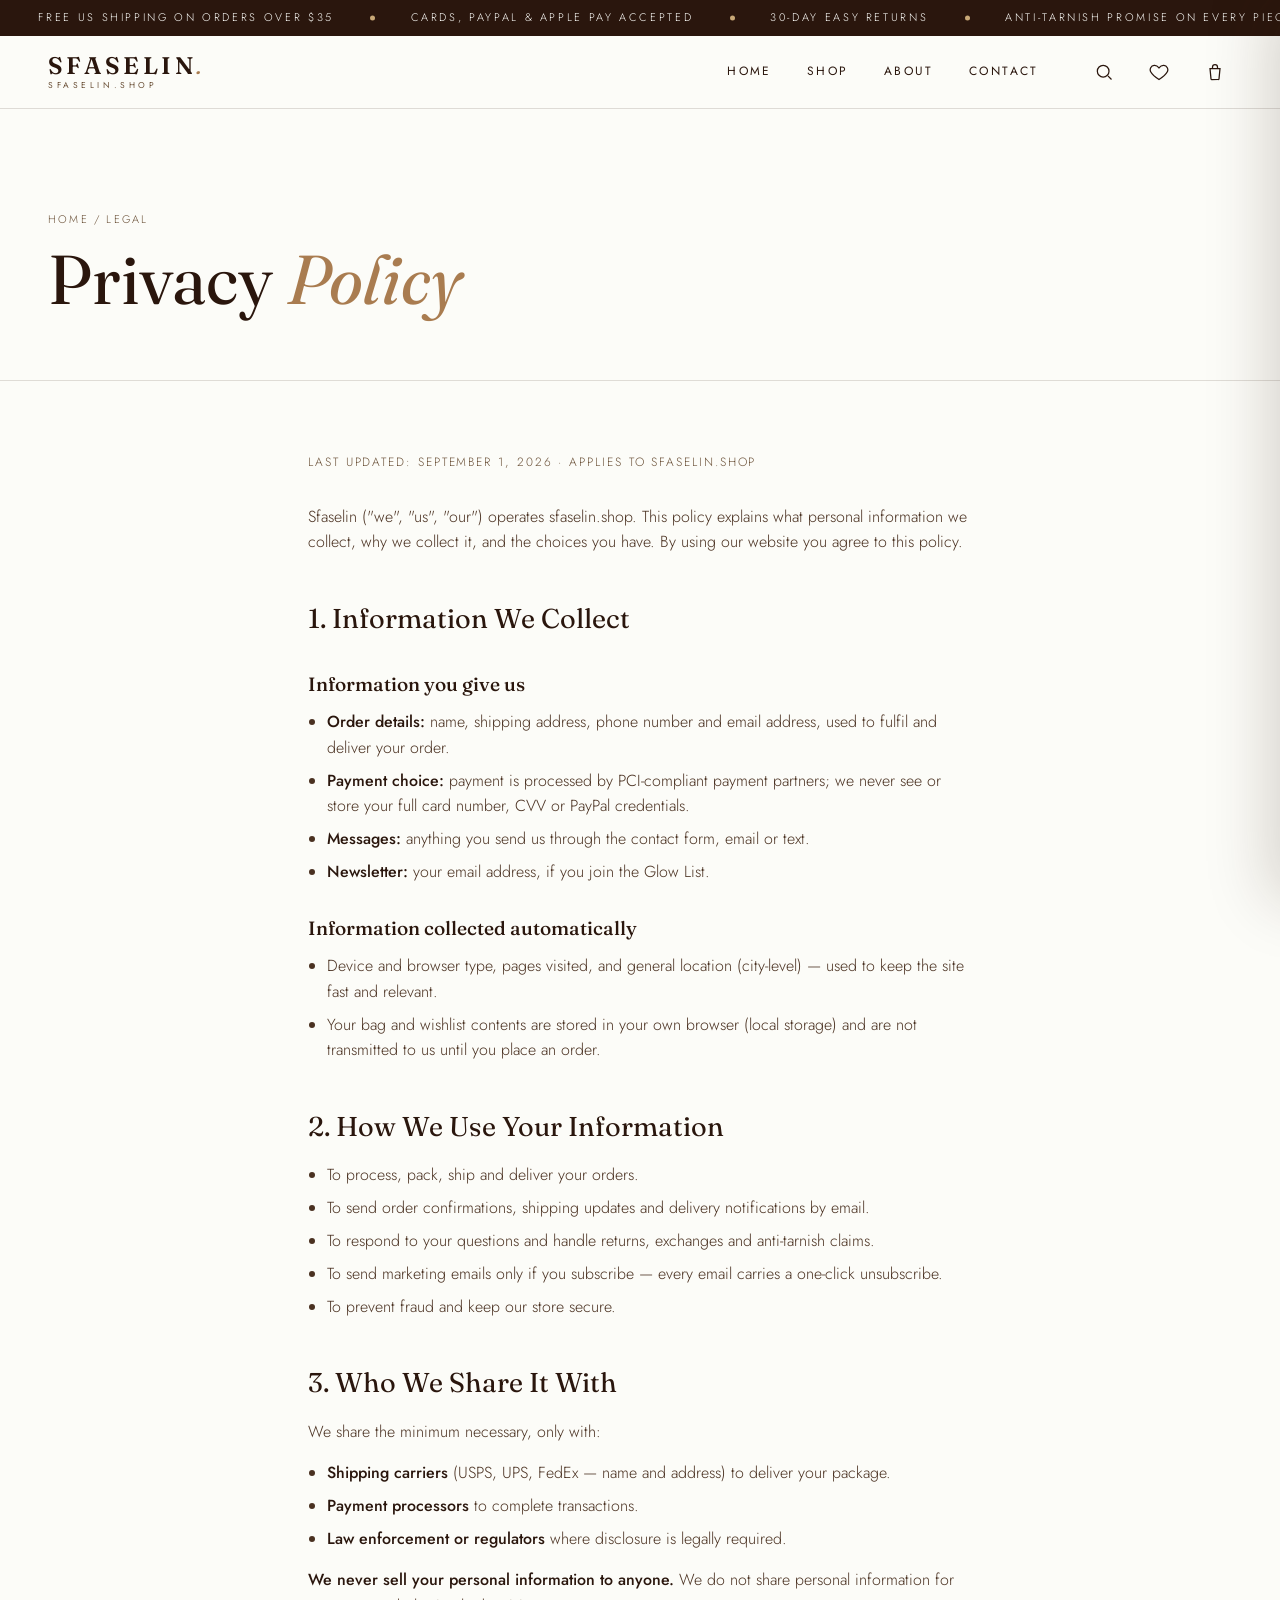
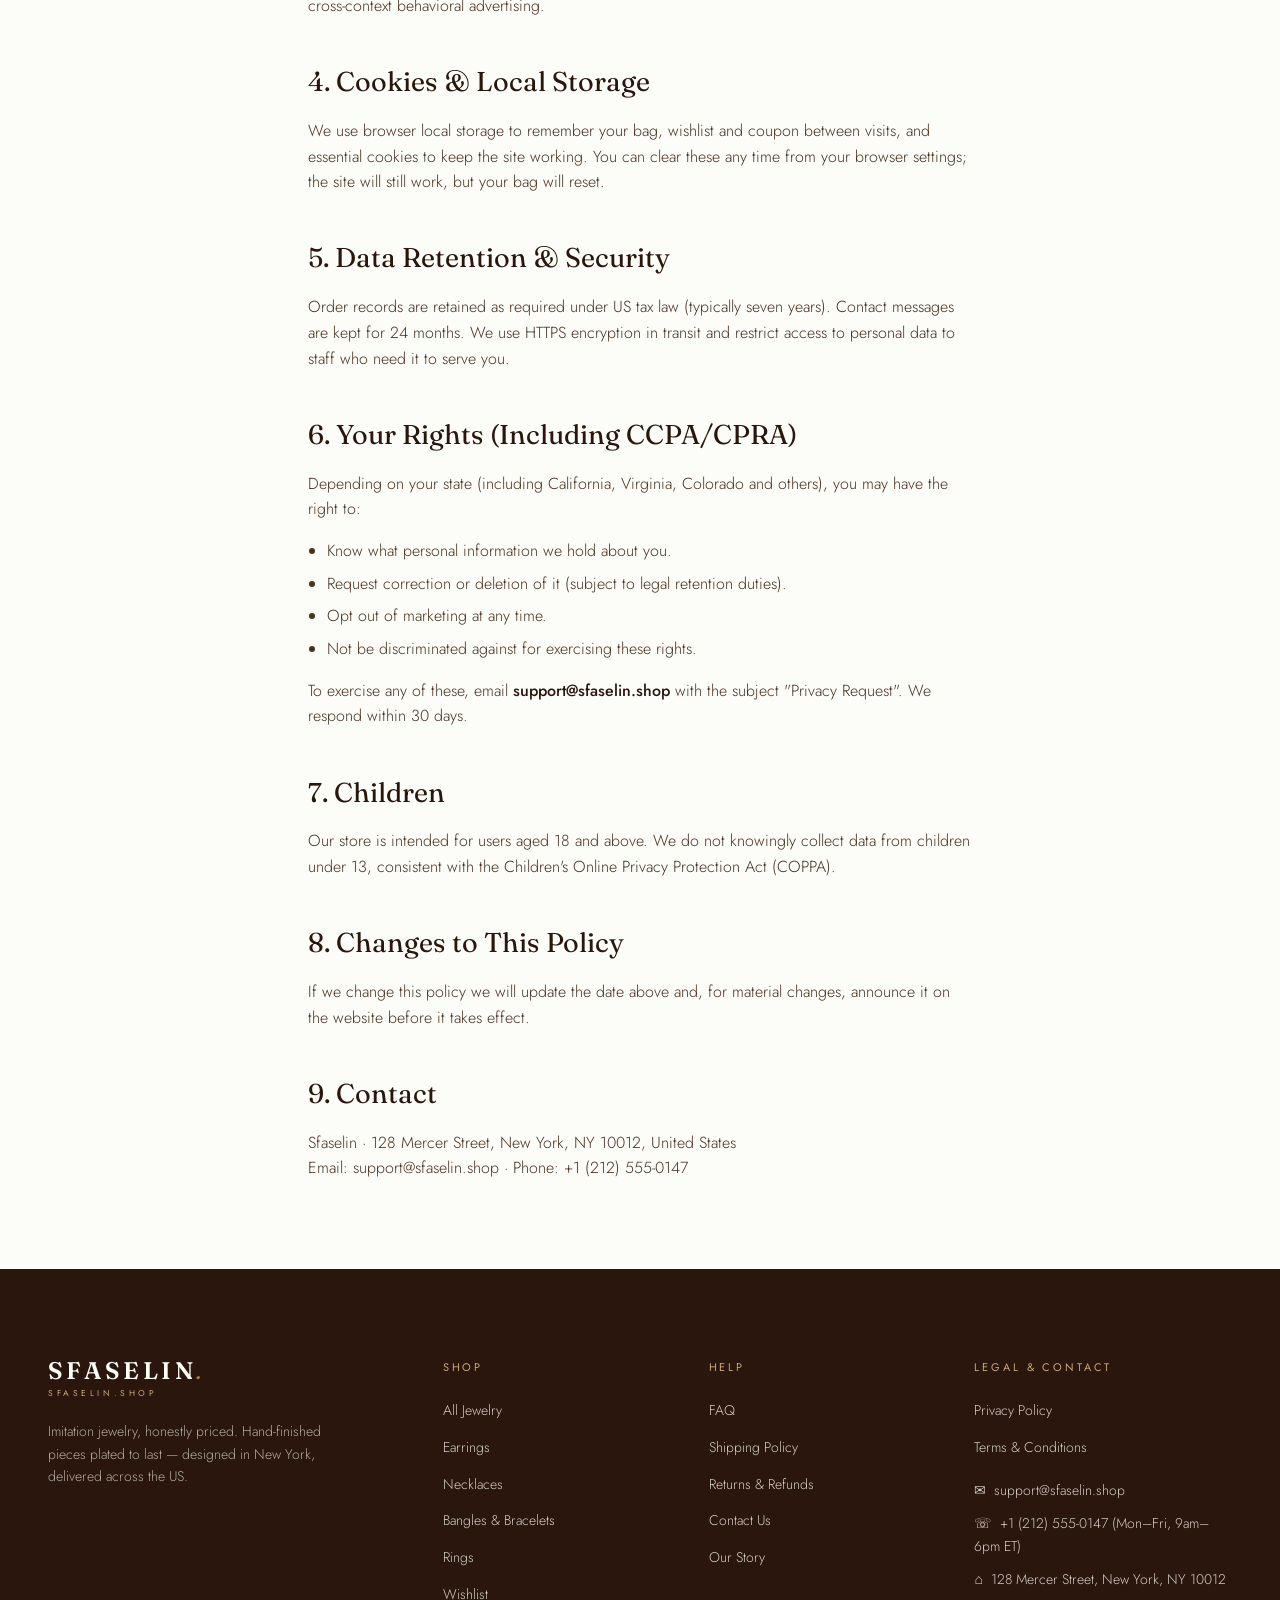
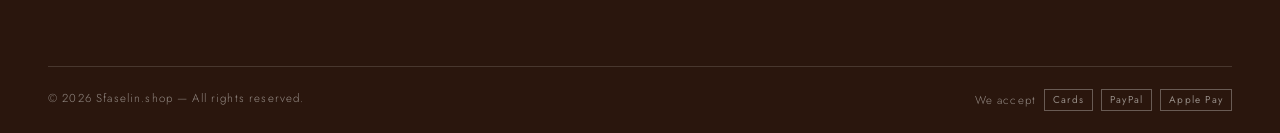
<file: privacy-policy.html>
<!DOCTYPE html>
<html lang="en">
<head>
<meta charset="UTF-8">
<meta name="viewport" content="width=device-width, initial-scale=1.0">
<title>Privacy Policy — SFASELIN | sfaselin.shop</title>
<meta name="description" content="How sfaselin.shop collects, uses and protects your personal information.">
<link rel="preconnect" href="https://fonts.googleapis.com">
<link rel="preconnect" href="https://fonts.gstatic.com" crossorigin>
<link href="https://fonts.googleapis.com/css2?family=Fraunces:ital,wght@0,400;0,500;0,600;1,400&family=Jost:wght@300;400;500&display=swap" rel="stylesheet">
<link rel="stylesheet" href="assets/css/style.css">
<link rel="icon" href="data:image/svg+xml,%3Csvg xmlns='http://www.w3.org/2000/svg' viewBox='0 0 32 32'%3E%3Ccircle cx='16' cy='16' r='14' fill='%232a160d'/%3E%3Ctext x='16' y='21' font-size='15' text-anchor='middle' fill='%23c8a877' font-family='Georgia'%3ES%3C/text%3E%3C/svg%3E">
</head>
<body data-page="privacy">
<header class="site-header" id="site-header"></header>
<nav class="mobile-nav" id="mobile-nav"></nav>
<div id="cart-root"></div>
<div id="search-root"></div>

<main>
  <section class="page-hero">
    <div class="wrap">
      <div class="crumbs"><a href="index.html">Home</a> / Legal</div>
      <h1>Privacy <em>Policy</em></h1>
    </div>
  </section>

  <section class="section--tight">
    <div class="wrap prose">
      <p class="updated">Last updated: September 1, 2026 · Applies to sfaselin.shop</p>

      <p>Sfaselin ("we", "us", "our") operates sfaselin.shop. This policy explains what personal
        information we collect, why we collect it, and the choices you have. By using our website
        you agree to this policy.</p>

      <h2>1. Information We Collect</h2>
      <h3>Information you give us</h3>
      <ul>
        <li><strong>Order details:</strong> name, shipping address, phone number and email address, used to fulfil and deliver your order.</li>
        <li><strong>Payment choice:</strong> payment is processed by PCI-compliant payment partners; we never see or store your full card number, CVV or PayPal credentials.</li>
        <li><strong>Messages:</strong> anything you send us through the contact form, email or text.</li>
        <li><strong>Newsletter:</strong> your email address, if you join the Glow List.</li>
      </ul>
      <h3>Information collected automatically</h3>
      <ul>
        <li>Device and browser type, pages visited, and general location (city-level) — used to keep the site fast and relevant.</li>
        <li>Your bag and wishlist contents are stored in your own browser (local storage) and are not transmitted to us until you place an order.</li>
      </ul>

      <h2>2. How We Use Your Information</h2>
      <ul>
        <li>To process, pack, ship and deliver your orders.</li>
        <li>To send order confirmations, shipping updates and delivery notifications by email.</li>
        <li>To respond to your questions and handle returns, exchanges and anti-tarnish claims.</li>
        <li>To send marketing emails only if you subscribe — every email carries a one-click unsubscribe.</li>
        <li>To prevent fraud and keep our store secure.</li>
      </ul>

      <h2>3. Who We Share It With</h2>
      <p>We share the minimum necessary, only with:</p>
      <ul>
        <li><strong>Shipping carriers</strong> (USPS, UPS, FedEx — name and address) to deliver your package.</li>
        <li><strong>Payment processors</strong> to complete transactions.</li>
        <li><strong>Law enforcement or regulators</strong> where disclosure is legally required.</li>
      </ul>
      <p><strong>We never sell your personal information to anyone.</strong> We do not share personal
        information for cross-context behavioral advertising.</p>

      <h2>4. Cookies & Local Storage</h2>
      <p>We use browser local storage to remember your bag, wishlist and coupon between visits, and
        essential cookies to keep the site working. You can clear these any time from your browser
        settings; the site will still work, but your bag will reset.</p>

      <h2>5. Data Retention & Security</h2>
      <p>Order records are retained as required under US tax law (typically seven years). Contact
        messages are kept for 24 months. We use HTTPS encryption in transit and restrict access to
        personal data to staff who need it to serve you.</p>

      <h2>6. Your Rights (Including CCPA/CPRA)</h2>
      <p>Depending on your state (including California, Virginia, Colorado and others), you may have
        the right to:</p>
      <ul>
        <li>Know what personal information we hold about you.</li>
        <li>Request correction or deletion of it (subject to legal retention duties).</li>
        <li>Opt out of marketing at any time.</li>
        <li>Not be discriminated against for exercising these rights.</li>
      </ul>
      <p>To exercise any of these, email <strong>support@sfaselin.shop</strong> with the subject
        "Privacy Request". We respond within 30 days.</p>

      <h2>7. Children</h2>
      <p>Our store is intended for users aged 18 and above. We do not knowingly collect data from
        children under 13, consistent with the Children's Online Privacy Protection Act (COPPA).</p>

      <h2>8. Changes to This Policy</h2>
      <p>If we change this policy we will update the date above and, for material changes, announce
        it on the website before it takes effect.</p>

      <h2>9. Contact</h2>
      <p>Sfaselin · 128 Mercer Street, New York, NY 10012, United States<br>
        Email: support@sfaselin.shop · Phone: +1 (212) 555-0147</p>
    </div>
  </section>
</main>

<footer class="site-footer" id="site-footer"></footer>
<script src="assets/js/data.js"></script>
<script src="assets/js/main.js"></script>
</body>
</html>
</file>
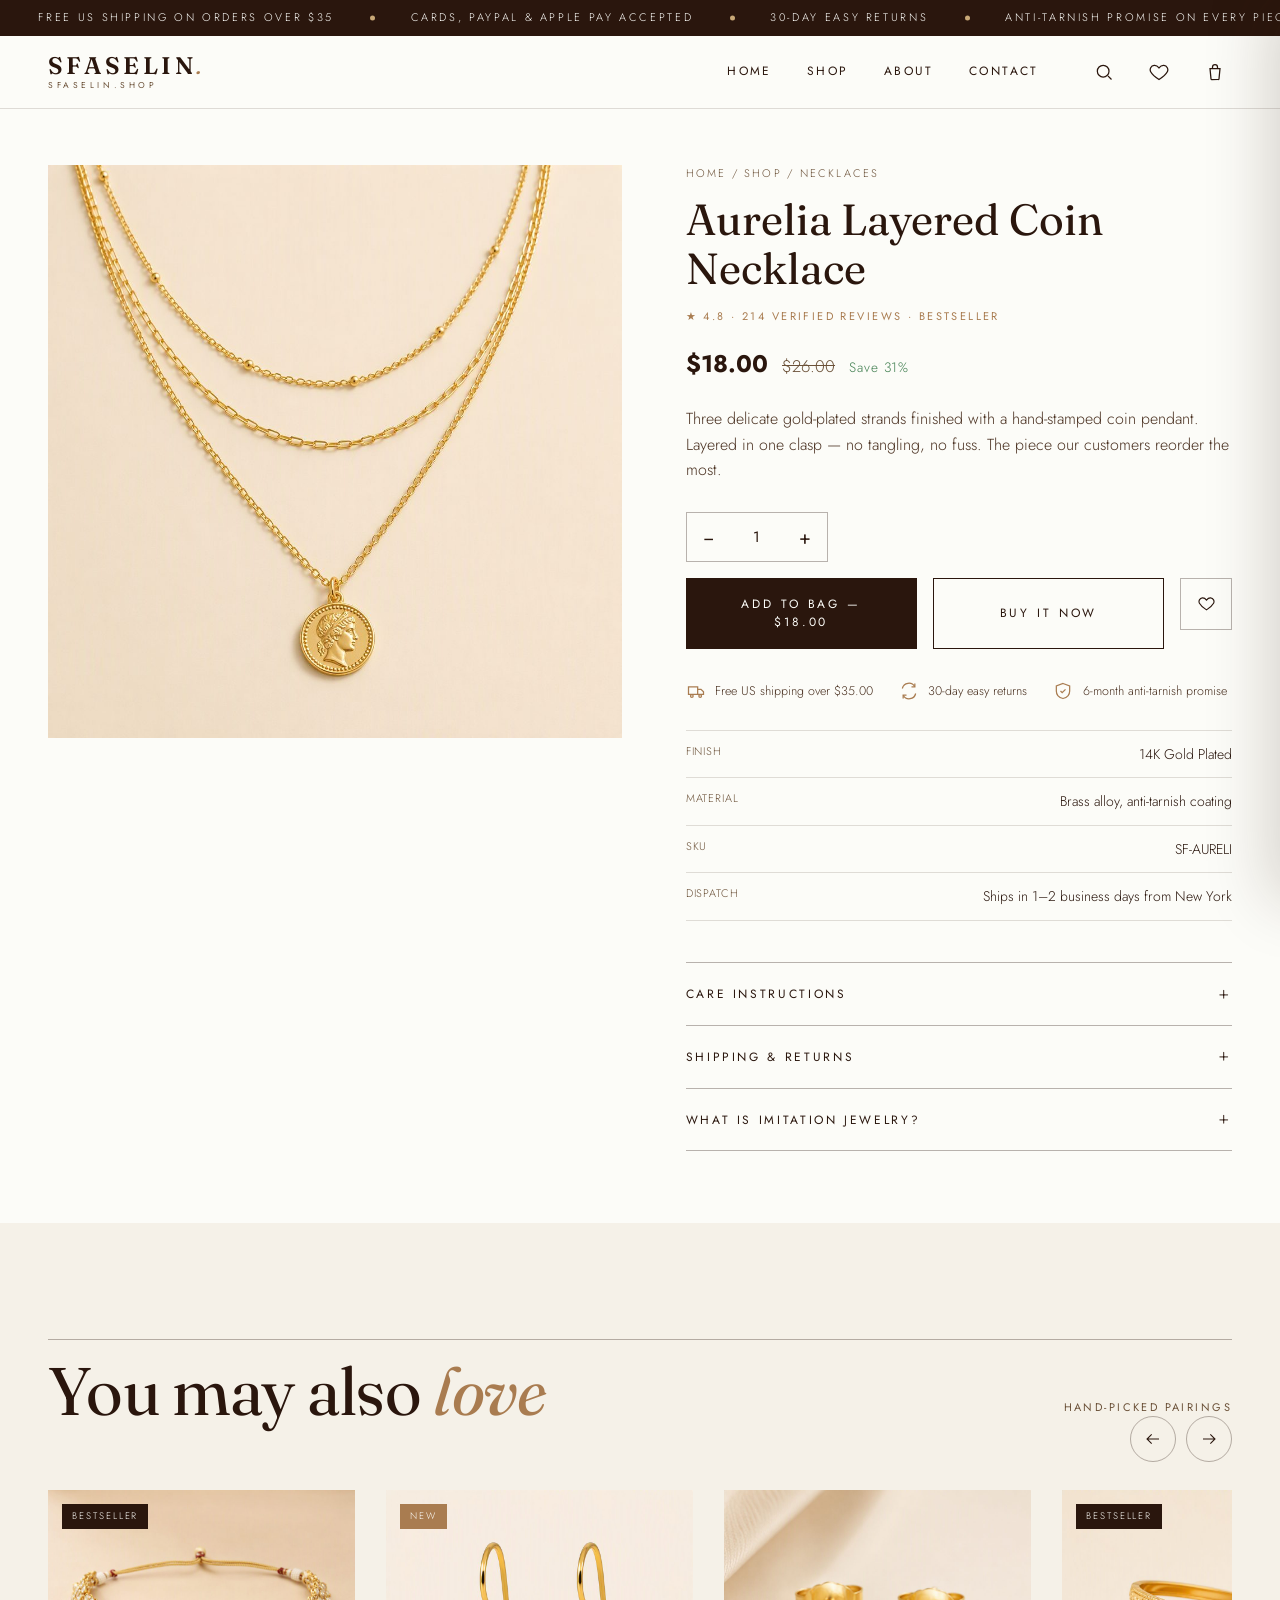
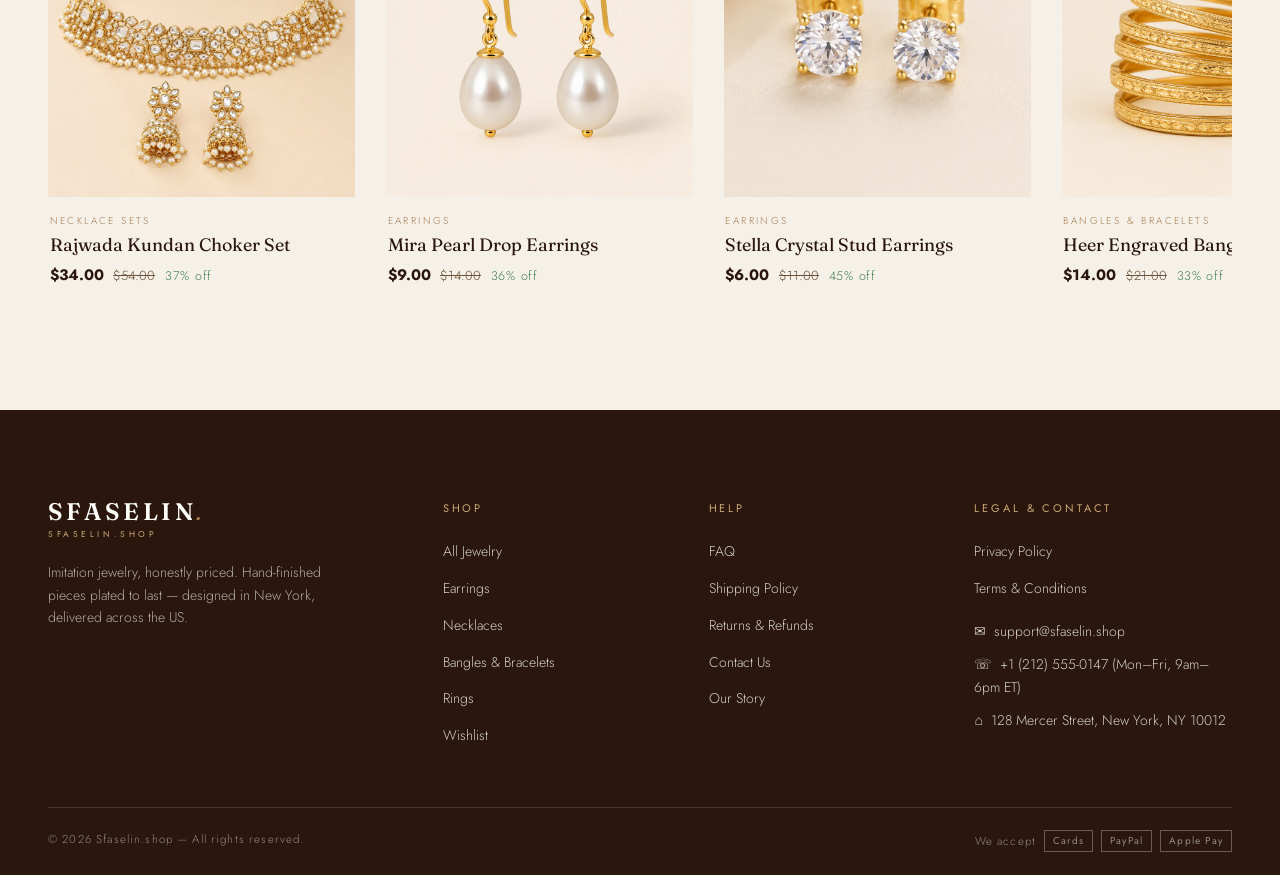
<file: product.html>
<!DOCTYPE html>
<html lang="en">
<head>
<meta charset="UTF-8">
<meta name="viewport" content="width=device-width, initial-scale=1.0">
<title>Product — SFASELIN | sfaselin.shop</title>
<meta name="description" content="Hand-finished imitation jewelry from Sfaselin — anti-tarnish promise, free US shipping over $35, 30-day easy returns.">
<link rel="preconnect" href="https://fonts.googleapis.com">
<link rel="preconnect" href="https://fonts.gstatic.com" crossorigin>
<link href="https://fonts.googleapis.com/css2?family=Fraunces:ital,wght@0,400;0,500;0,600;1,400&family=Jost:wght@300;400;500&display=swap" rel="stylesheet">
<link rel="stylesheet" href="assets/css/style.css">
<link rel="icon" href="data:image/svg+xml,%3Csvg xmlns='http://www.w3.org/2000/svg' viewBox='0 0 32 32'%3E%3Ccircle cx='16' cy='16' r='14' fill='%232a160d'/%3E%3Ctext x='16' y='21' font-size='15' text-anchor='middle' fill='%23c8a877' font-family='Georgia'%3ES%3C/text%3E%3C/svg%3E">
</head>
<body data-page="product">
<header class="site-header" id="site-header"></header>
<nav class="mobile-nav" id="mobile-nav"></nav>
<div id="cart-root"></div>
<div id="search-root"></div>

<main>
  <section class="section--tight" style="padding-top:clamp(2rem,5vw,3.5rem)">
    <div class="wrap" id="pd-root"></div>
  </section>

  <section class="section section--cream2">
    <div class="wrap">
      <div class="split-head reveal">
        <h2>You may also <em>love</em></h2>
        <span class="micro">Hand-picked pairings</span>
      </div>
      <div class="carousel">
        <div class="carousel__nav">
          <button class="carousel__btn carousel__btn--prev" id="rel-prev" aria-label="Previous">
            <svg viewBox="0 0 24 24"><path d="M21 12H4M10 5l-7 7 7 7"/></svg></button>
          <button class="carousel__btn carousel__btn--next" id="rel-next" aria-label="Next">
            <svg viewBox="0 0 24 24"><path d="M3 12h17M14 5l7 7-7 7"/></svg></button>
        </div>
        <div class="carousel__track" id="related-track"></div>
      </div>
    </div>
  </section>
</main>

<footer class="site-footer" id="site-footer"></footer>
<script src="assets/js/data.js"></script>
<script src="assets/js/main.js"></script>
</body>
</html>
</file>
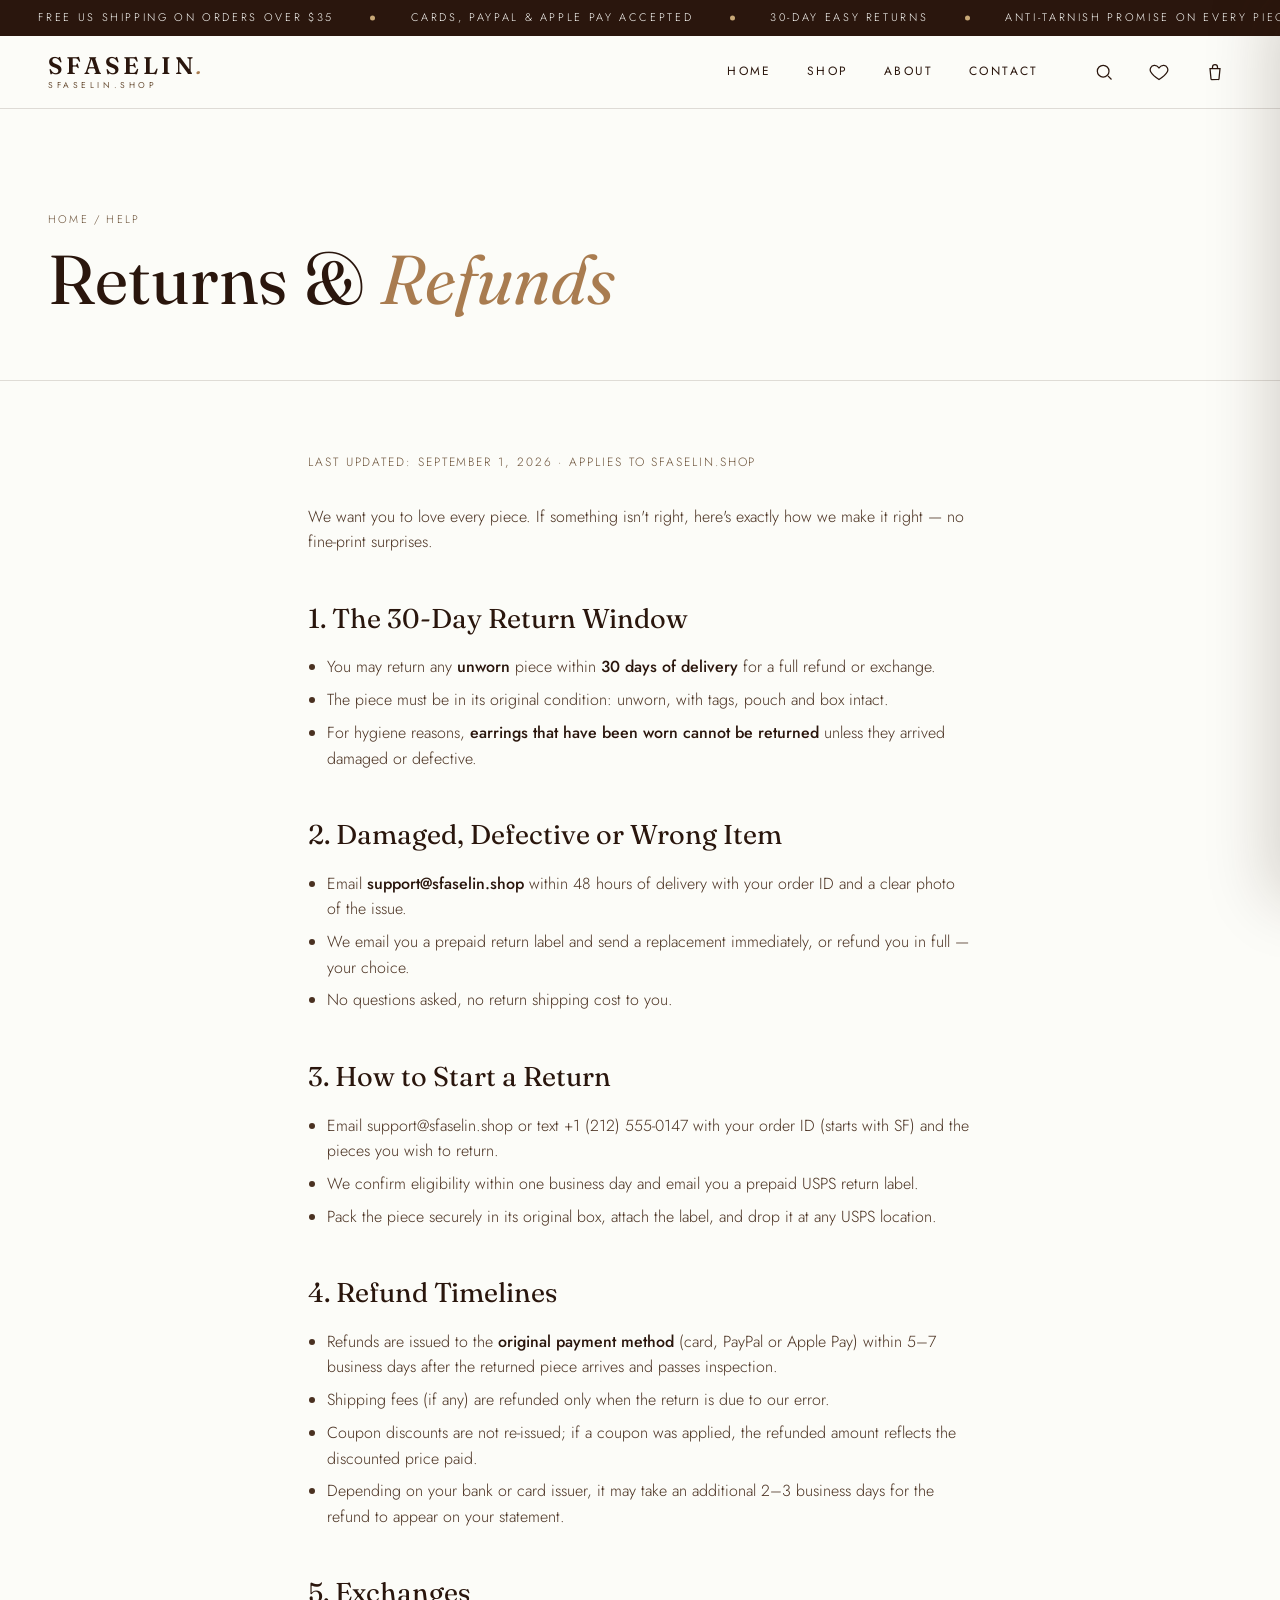
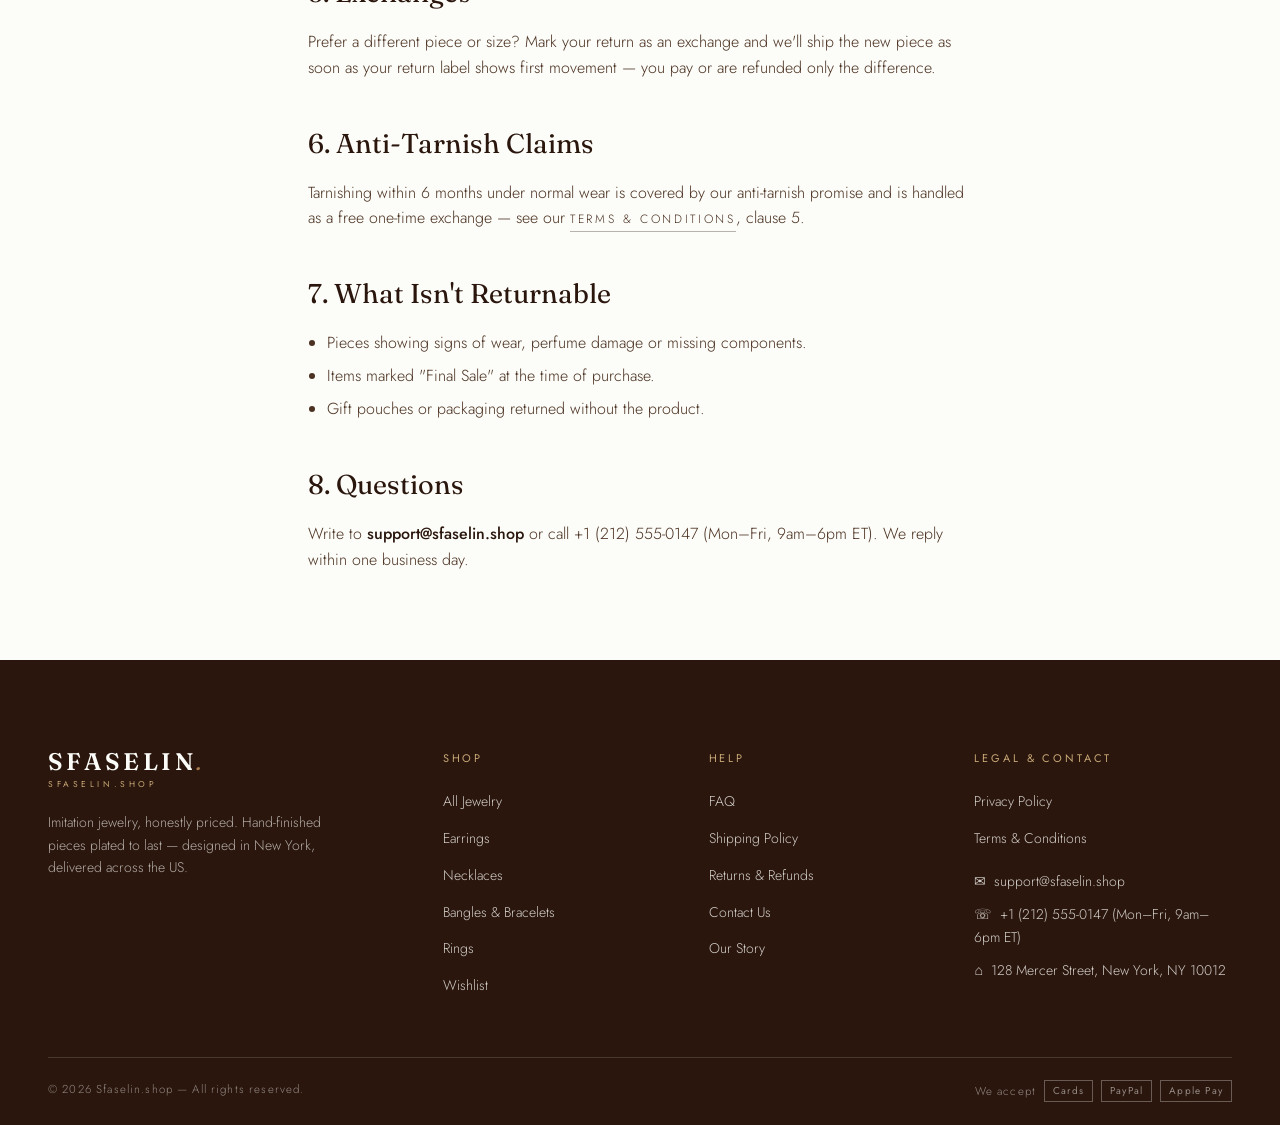
<file: refund-policy.html>
<!DOCTYPE html>
<html lang="en">
<head>
<meta charset="UTF-8">
<meta name="viewport" content="width=device-width, initial-scale=1.0">
<title>Returns & Refunds Policy — SFASELIN | sfaselin.shop</title>
<meta name="description" content="30-day easy returns at sfaselin.shop — how returns, exchanges and refunds work.">
<link rel="preconnect" href="https://fonts.googleapis.com">
<link rel="preconnect" href="https://fonts.gstatic.com" crossorigin>
<link href="https://fonts.googleapis.com/css2?family=Fraunces:ital,wght@0,400;0,500;0,600;1,400&family=Jost:wght@300;400;500&display=swap" rel="stylesheet">
<link rel="stylesheet" href="assets/css/style.css">
<link rel="icon" href="data:image/svg+xml,%3Csvg xmlns='http://www.w3.org/2000/svg' viewBox='0 0 32 32'%3E%3Ccircle cx='16' cy='16' r='14' fill='%232a160d'/%3E%3Ctext x='16' y='21' font-size='15' text-anchor='middle' fill='%23c8a877' font-family='Georgia'%3ES%3C/text%3E%3C/svg%3E">
</head>
<body data-page="refunds">
<header class="site-header" id="site-header"></header>
<nav class="mobile-nav" id="mobile-nav"></nav>
<div id="cart-root"></div>
<div id="search-root"></div>

<main>
  <section class="page-hero">
    <div class="wrap">
      <div class="crumbs"><a href="index.html">Home</a> / Help</div>
      <h1>Returns & <em>Refunds</em></h1>
    </div>
  </section>

  <section class="section--tight">
    <div class="wrap prose">
      <p class="updated">Last updated: September 1, 2026 · Applies to sfaselin.shop</p>

      <p>We want you to love every piece. If something isn't right, here's exactly how we make it
        right — no fine-print surprises.</p>

      <h2>1. The 30-Day Return Window</h2>
      <ul>
        <li>You may return any <strong>unworn</strong> piece within <strong>30 days of delivery</strong> for a full refund or exchange.</li>
        <li>The piece must be in its original condition: unworn, with tags, pouch and box intact.</li>
        <li>For hygiene reasons, <strong>earrings that have been worn cannot be returned</strong> unless they arrived damaged or defective.</li>
      </ul>

      <h2>2. Damaged, Defective or Wrong Item</h2>
      <ul>
        <li>Email <strong>support@sfaselin.shop</strong> within 48 hours of delivery with your order ID and a clear photo of the issue.</li>
        <li>We email you a prepaid return label and send a replacement immediately, or refund you in full — your choice.</li>
        <li>No questions asked, no return shipping cost to you.</li>
      </ul>

      <h2>3. How to Start a Return</h2>
      <ul>
        <li>Email support@sfaselin.shop or text +1 (212) 555-0147 with your order ID (starts with SF) and the pieces you wish to return.</li>
        <li>We confirm eligibility within one business day and email you a prepaid USPS return label.</li>
        <li>Pack the piece securely in its original box, attach the label, and drop it at any USPS location.</li>
      </ul>

      <h2>4. Refund Timelines</h2>
      <ul>
        <li>Refunds are issued to the <strong>original payment method</strong> (card, PayPal or Apple Pay) within 5–7 business days after the returned piece arrives and passes inspection.</li>
        <li>Shipping fees (if any) are refunded only when the return is due to our error.</li>
        <li>Coupon discounts are not re-issued; if a coupon was applied, the refunded amount reflects the discounted price paid.</li>
        <li>Depending on your bank or card issuer, it may take an additional 2–3 business days for the refund to appear on your statement.</li>
      </ul>

      <h2>5. Exchanges</h2>
      <p>Prefer a different piece or size? Mark your return as an exchange and we'll ship the new
        piece as soon as your return label shows first movement — you pay or are refunded only the
        difference.</p>

      <h2>6. Anti-Tarnish Claims</h2>
      <p>Tarnishing within 6 months under normal wear is covered by our anti-tarnish promise and is
        handled as a free one-time exchange — see our
        <a class="link-line" href="terms-conditions.html">Terms & Conditions</a>, clause 5.</p>

      <h2>7. What Isn't Returnable</h2>
      <ul>
        <li>Pieces showing signs of wear, perfume damage or missing components.</li>
        <li>Items marked "Final Sale" at the time of purchase.</li>
        <li>Gift pouches or packaging returned without the product.</li>
      </ul>

      <h2>8. Questions</h2>
      <p>Write to <strong>support@sfaselin.shop</strong> or call +1 (212) 555-0147
        (Mon–Fri, 9am–6pm ET). We reply within one business day.</p>
    </div>
  </section>
</main>

<footer class="site-footer" id="site-footer"></footer>
<script src="assets/js/data.js"></script>
<script src="assets/js/main.js"></script>
</body>
</html>
</file>
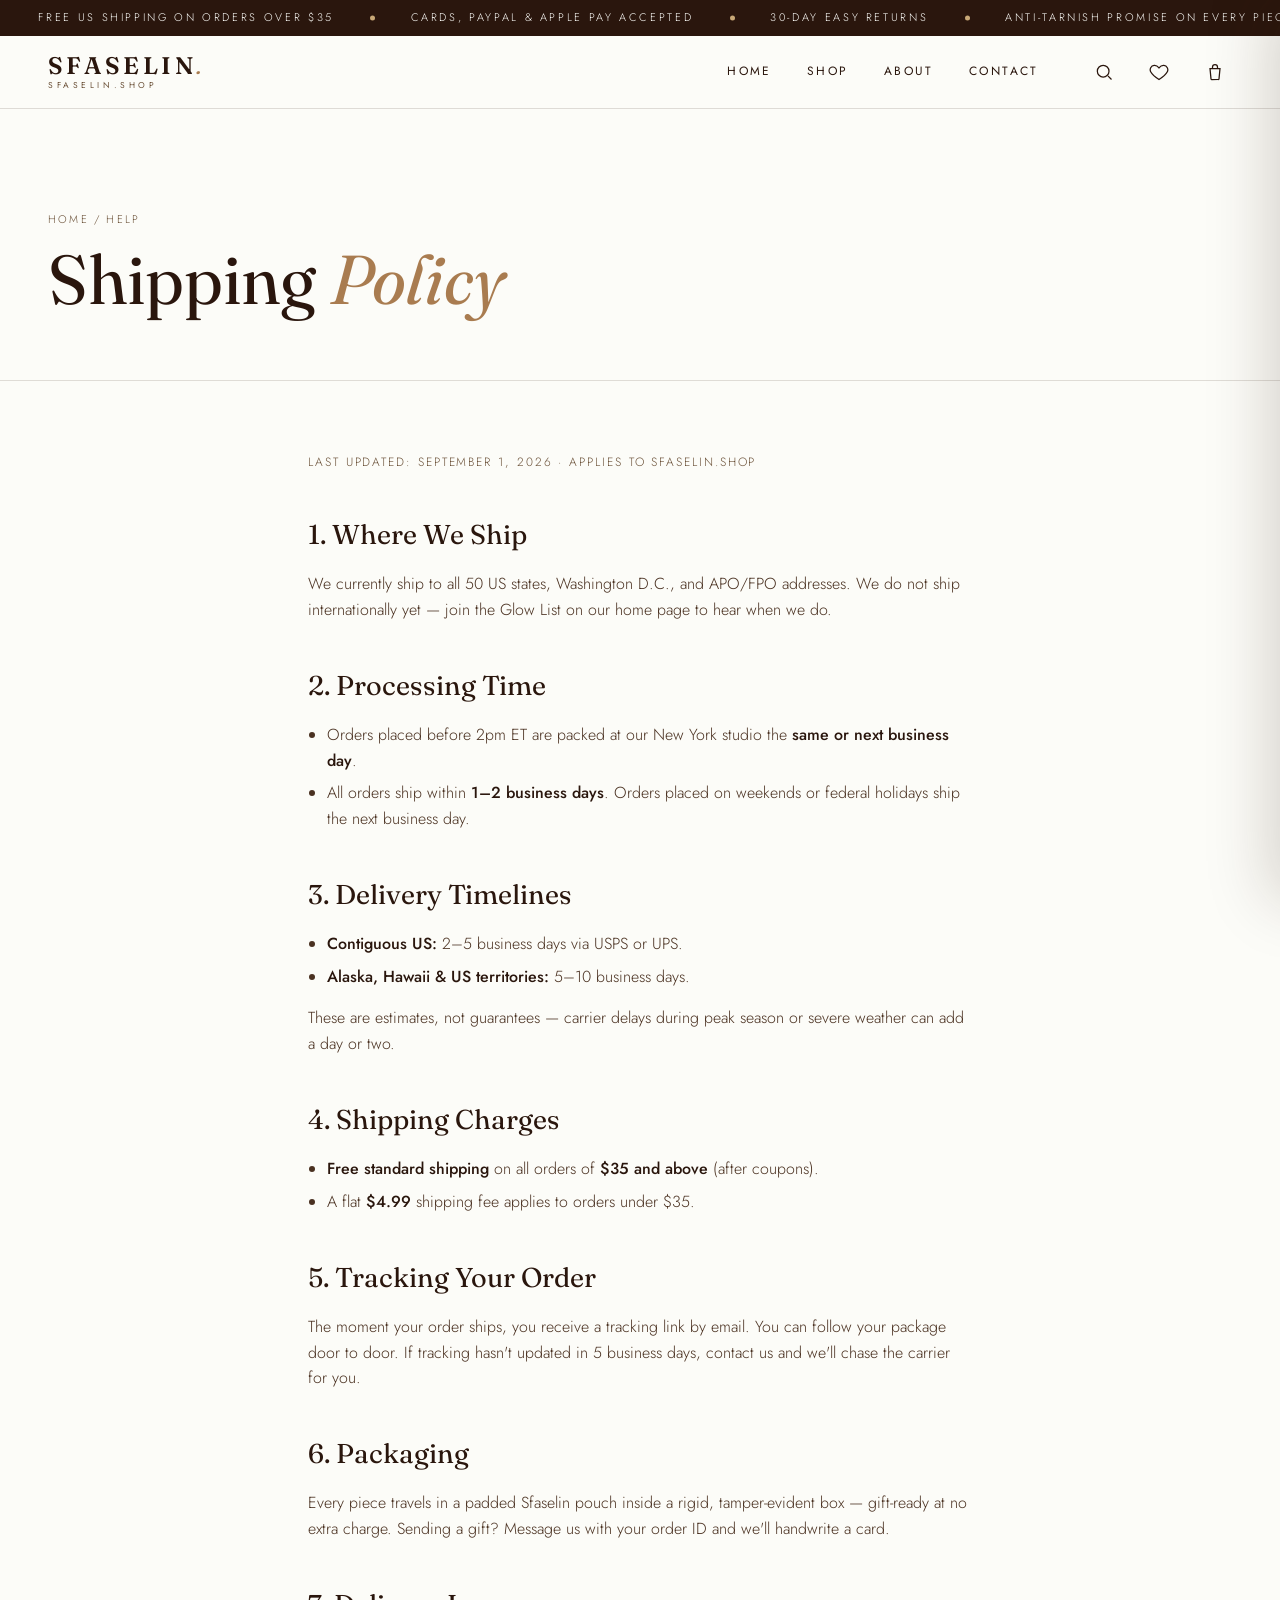
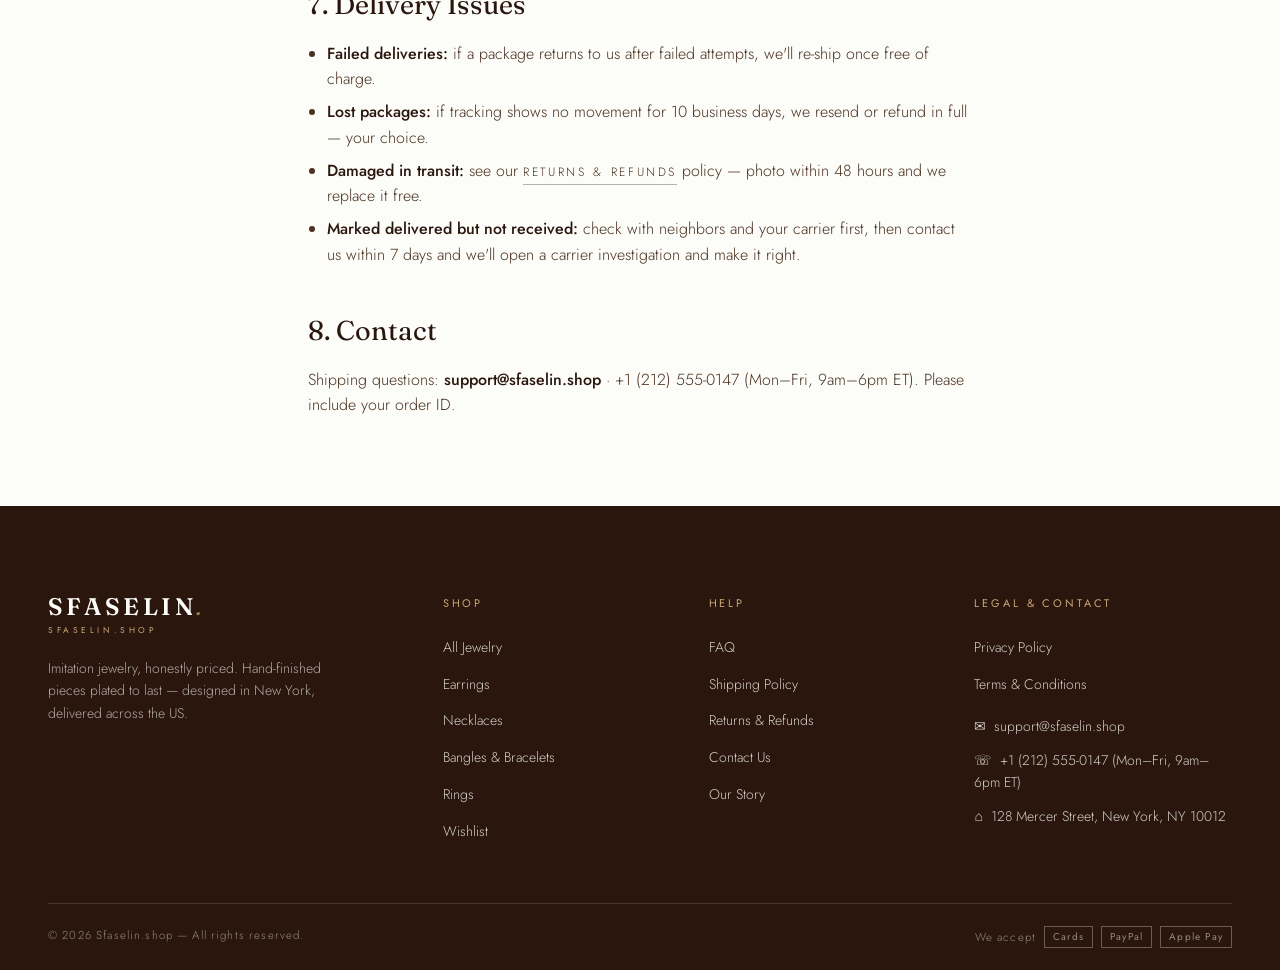
<file: shipping-policy.html>
<!DOCTYPE html>
<html lang="en">
<head>
<meta charset="UTF-8">
<meta name="viewport" content="width=device-width, initial-scale=1.0">
<title>Shipping Policy — SFASELIN | sfaselin.shop</title>
<meta name="description" content="US shipping timelines, charges and delivery coverage for orders on sfaselin.shop.">
<link rel="preconnect" href="https://fonts.googleapis.com">
<link rel="preconnect" href="https://fonts.gstatic.com" crossorigin>
<link href="https://fonts.googleapis.com/css2?family=Fraunces:ital,wght@0,400;0,500;0,600;1,400&family=Jost:wght@300;400;500&display=swap" rel="stylesheet">
<link rel="stylesheet" href="assets/css/style.css">
<link rel="icon" href="data:image/svg+xml,%3Csvg xmlns='http://www.w3.org/2000/svg' viewBox='0 0 32 32'%3E%3Ccircle cx='16' cy='16' r='14' fill='%232a160d'/%3E%3Ctext x='16' y='21' font-size='15' text-anchor='middle' fill='%23c8a877' font-family='Georgia'%3ES%3C/text%3E%3C/svg%3E">
</head>
<body data-page="shipping">
<header class="site-header" id="site-header"></header>
<nav class="mobile-nav" id="mobile-nav"></nav>
<div id="cart-root"></div>
<div id="search-root"></div>

<main>
  <section class="page-hero">
    <div class="wrap">
      <div class="crumbs"><a href="index.html">Home</a> / Help</div>
      <h1>Shipping <em>Policy</em></h1>
    </div>
  </section>

  <section class="section--tight">
    <div class="wrap prose">
      <p class="updated">Last updated: September 1, 2026 · Applies to sfaselin.shop</p>

      <h2>1. Where We Ship</h2>
      <p>We currently ship to all 50 US states, Washington D.C., and APO/FPO addresses. We do not
        ship internationally yet — join the Glow List on our home page to hear when we do.</p>

      <h2>2. Processing Time</h2>
      <ul>
        <li>Orders placed before 2pm ET are packed at our New York studio the <strong>same or next business day</strong>.</li>
        <li>All orders ship within <strong>1–2 business days</strong>. Orders placed on weekends or federal holidays ship the next business day.</li>
      </ul>

      <h2>3. Delivery Timelines</h2>
      <ul>
        <li><strong>Contiguous US:</strong> 2–5 business days via USPS or UPS.</li>
        <li><strong>Alaska, Hawaii & US territories:</strong> 5–10 business days.</li>
      </ul>
      <p>These are estimates, not guarantees — carrier delays during peak season or severe weather
        can add a day or two.</p>

      <h2>4. Shipping Charges</h2>
      <ul>
        <li><strong>Free standard shipping</strong> on all orders of <strong>$35 and above</strong> (after coupons).</li>
        <li>A flat <strong>$4.99</strong> shipping fee applies to orders under $35.</li>
      </ul>

      <h2>5. Tracking Your Order</h2>
      <p>The moment your order ships, you receive a tracking link by email. You can follow your
        package door to door. If tracking hasn't updated in 5 business days, contact us and we'll
        chase the carrier for you.</p>

      <h2>6. Packaging</h2>
      <p>Every piece travels in a padded Sfaselin pouch inside a rigid, tamper-evident box —
        gift-ready at no extra charge. Sending a gift? Message us with your order ID and we'll
        handwrite a card.</p>

      <h2>7. Delivery Issues</h2>
      <ul>
        <li><strong>Failed deliveries:</strong> if a package returns to us after failed attempts, we'll re-ship once free of charge.</li>
        <li><strong>Lost packages:</strong> if tracking shows no movement for 10 business days, we resend or refund in full — your choice.</li>
        <li><strong>Damaged in transit:</strong> see our <a class="link-line" href="refund-policy.html">Returns & Refunds</a> policy — photo within 48 hours and we replace it free.</li>
        <li><strong>Marked delivered but not received:</strong> check with neighbors and your carrier first, then contact us within 7 days and we'll open a carrier investigation and make it right.</li>
      </ul>

      <h2>8. Contact</h2>
      <p>Shipping questions: <strong>support@sfaselin.shop</strong> · +1 (212) 555-0147
        (Mon–Fri, 9am–6pm ET). Please include your order ID.</p>
    </div>
  </section>
</main>

<footer class="site-footer" id="site-footer"></footer>
<script src="assets/js/data.js"></script>
<script src="assets/js/main.js"></script>
</body>
</html>
</file>
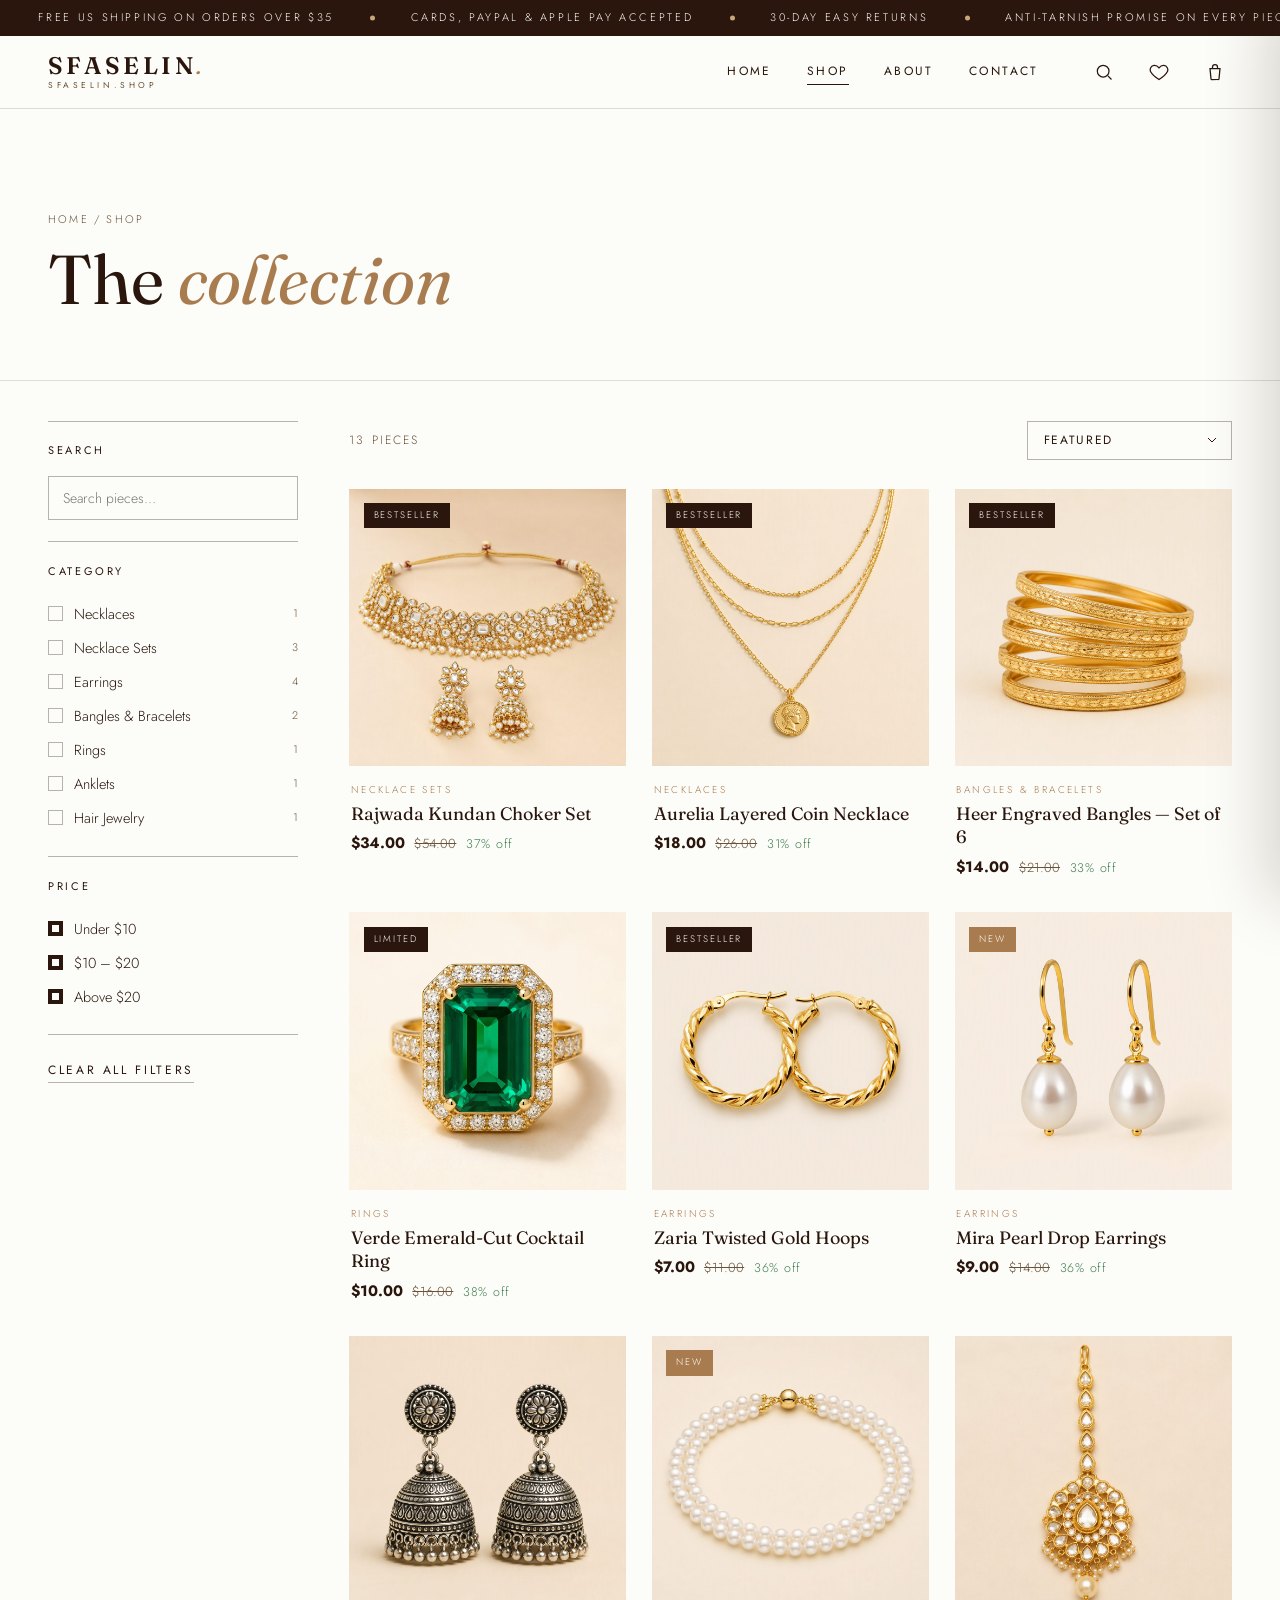
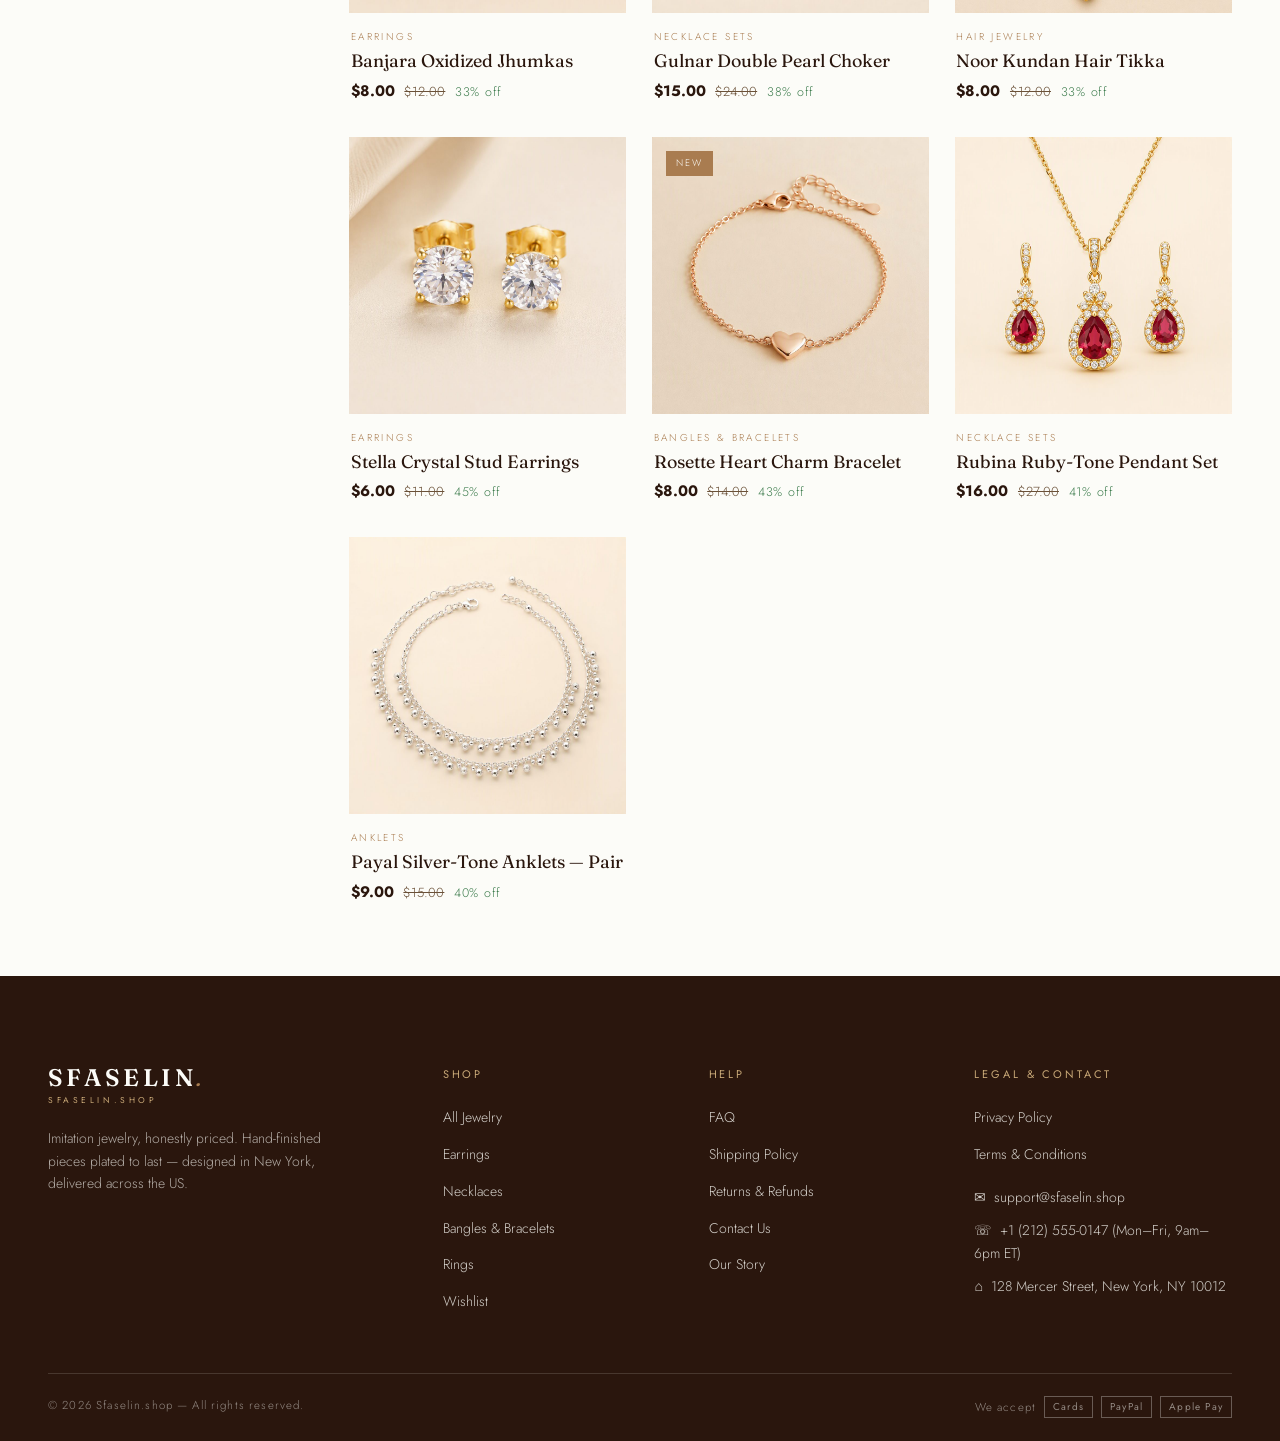
<file: shop.html>
<!DOCTYPE html>
<html lang="en">
<head>
<meta charset="UTF-8">
<meta name="viewport" content="width=device-width, initial-scale=1.0">
<title>Shop All Jewelry — SFASELIN | sfaselin.shop</title>
<meta name="description" content="Browse the full Sfaselin collection — kundan chokers, pearl earrings, gold-plated bangles, rings, anklets and maang tikkas. Filter by category, price and finish.">
<link rel="preconnect" href="https://fonts.googleapis.com">
<link rel="preconnect" href="https://fonts.gstatic.com" crossorigin>
<link href="https://fonts.googleapis.com/css2?family=Fraunces:ital,wght@0,400;0,500;0,600;1,400&family=Jost:wght@300;400;500&display=swap" rel="stylesheet">
<link rel="stylesheet" href="assets/css/style.css">
<link rel="icon" href="data:image/svg+xml,%3Csvg xmlns='http://www.w3.org/2000/svg' viewBox='0 0 32 32'%3E%3Ccircle cx='16' cy='16' r='14' fill='%232a160d'/%3E%3Ctext x='16' y='21' font-size='15' text-anchor='middle' fill='%23c8a877' font-family='Georgia'%3ES%3C/text%3E%3C/svg%3E">
</head>
<body data-page="shop">
<header class="site-header" id="site-header"></header>
<nav class="mobile-nav" id="mobile-nav"></nav>
<div id="cart-root"></div>
<div id="search-root"></div>

<main>
  <section class="page-hero">
    <div class="wrap">
      <div class="crumbs"><a href="index.html">Home</a> / Shop</div>
      <h1>The <em>collection</em></h1>
    </div>
  </section>

  <section class="section--tight" style="padding-top:2.5rem">
    <div class="wrap">
      <div class="shop-layout">
        <aside class="filters">
          <div class="filters__group">
            <h3>Search</h3>
            <div class="field">
              <input type="text" id="shop-search" placeholder="Search pieces…" aria-label="Search products" style="border:1px solid var(--line-strong);background:transparent;padding:.7rem .9rem;font-size:14px;outline:none;width:100%">
            </div>
          </div>
          <div class="filters__group">
            <h3>Category</h3>
            <div id="filter-cats"></div>
          </div>
          <div class="filters__group">
            <h3>Price</h3>
            <div id="filter-price"></div>
          </div>
          <div class="filters__group">
            <button class="link-line" id="clear-filters">Clear all filters</button>
          </div>
        </aside>

        <div>
          <div class="shop-toolbar">
            <span class="shop-toolbar__count" id="shop-count"></span>
            <select class="sort-select" id="shop-sort" aria-label="Sort products">
              <option value="featured">Featured</option>
              <option value="price-asc">Price: Low to High</option>
              <option value="price-desc">Price: High to Low</option>
              <option value="discount">Biggest Discount</option>
              <option value="rating">Top Rated</option>
            </select>
          </div>
          <div class="product-grid" id="shop-grid"></div>
        </div>
      </div>
    </div>
  </section>
</main>

<footer class="site-footer" id="site-footer"></footer>
<script src="assets/js/data.js"></script>
<script src="assets/js/main.js"></script>
</body>
</html>
</file>
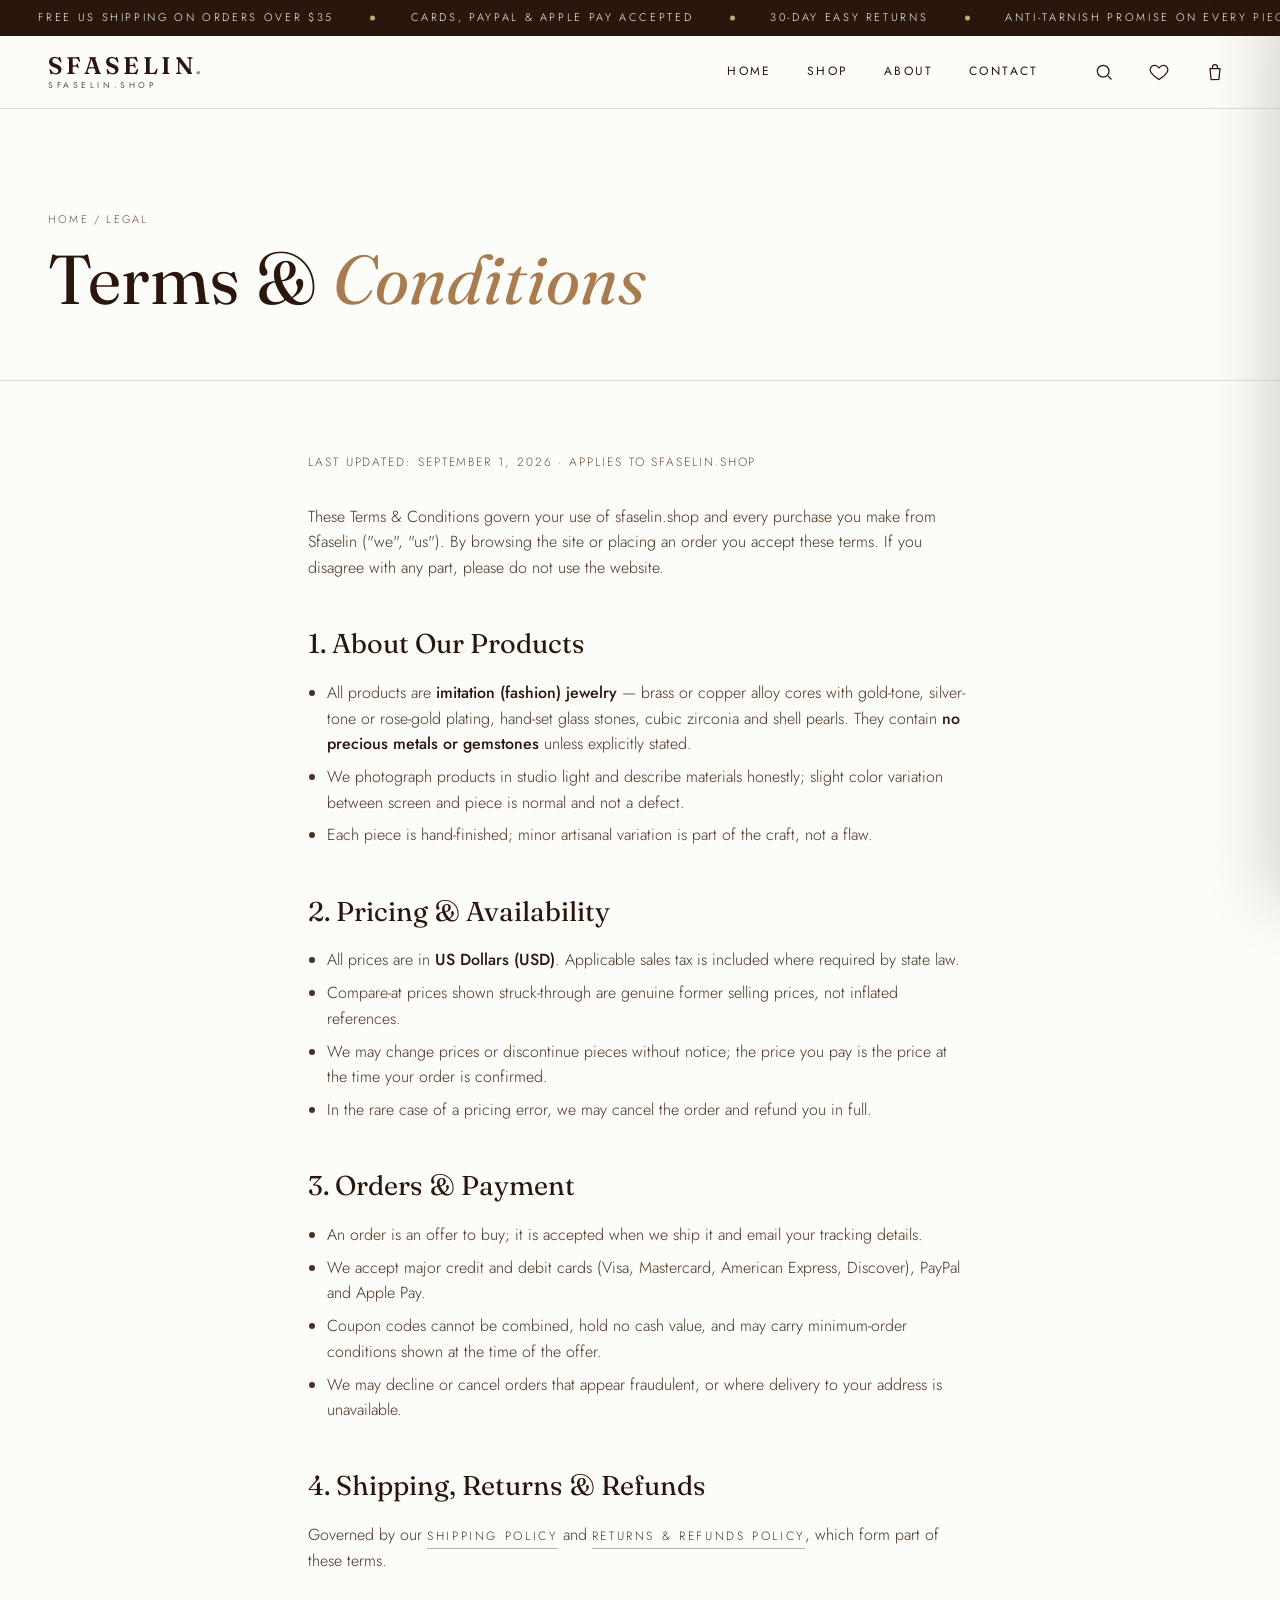
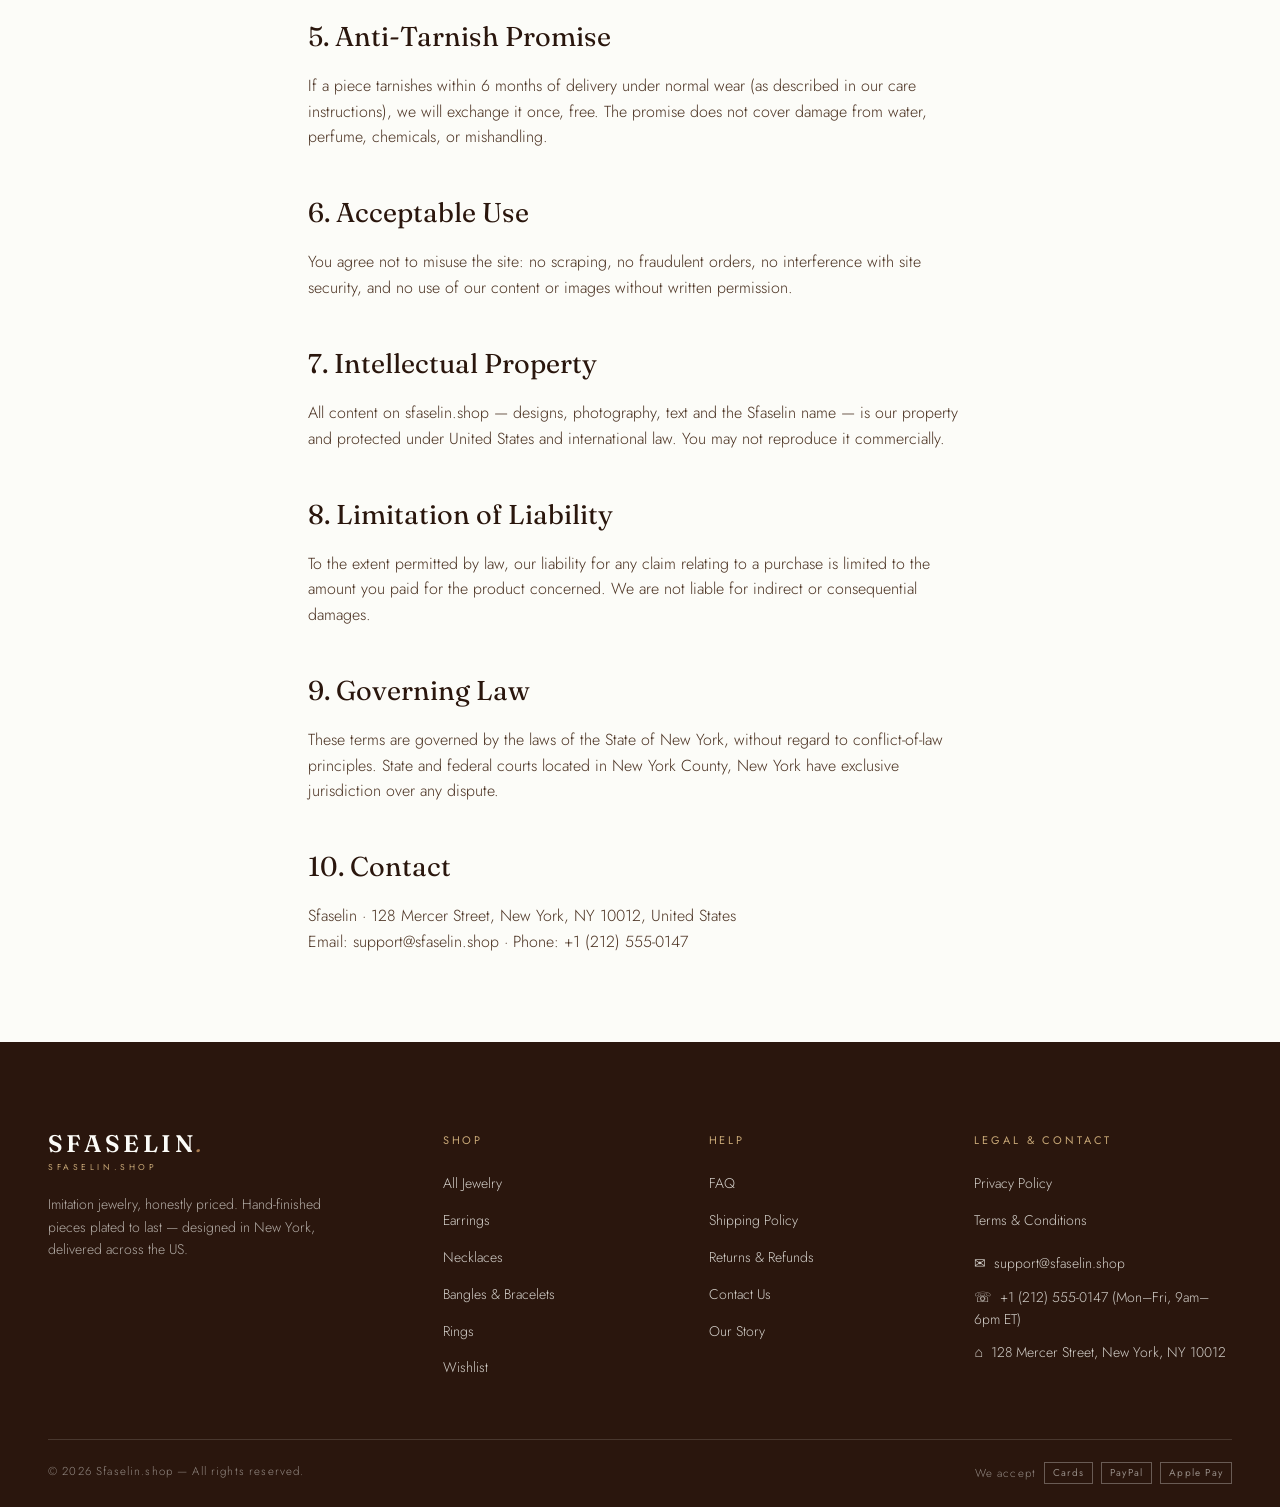
<file: terms-conditions.html>
<!DOCTYPE html>
<html lang="en">
<head>
<meta charset="UTF-8">
<meta name="viewport" content="width=device-width, initial-scale=1.0">
<title>Terms & Conditions — SFASELIN | sfaselin.shop</title>
<meta name="description" content="The terms that govern your use of sfaselin.shop and purchases from Sfaselin.">
<link rel="preconnect" href="https://fonts.googleapis.com">
<link rel="preconnect" href="https://fonts.gstatic.com" crossorigin>
<link href="https://fonts.googleapis.com/css2?family=Fraunces:ital,wght@0,400;0,500;0,600;1,400&family=Jost:wght@300;400;500&display=swap" rel="stylesheet">
<link rel="stylesheet" href="assets/css/style.css">
<link rel="icon" href="data:image/svg+xml,%3Csvg xmlns='http://www.w3.org/2000/svg' viewBox='0 0 32 32'%3E%3Ccircle cx='16' cy='16' r='14' fill='%232a160d'/%3E%3Ctext x='16' y='21' font-size='15' text-anchor='middle' fill='%23c8a877' font-family='Georgia'%3ES%3C/text%3E%3C/svg%3E">
</head>
<body data-page="terms">
<header class="site-header" id="site-header"></header>
<nav class="mobile-nav" id="mobile-nav"></nav>
<div id="cart-root"></div>
<div id="search-root"></div>

<main>
  <section class="page-hero">
    <div class="wrap">
      <div class="crumbs"><a href="index.html">Home</a> / Legal</div>
      <h1>Terms & <em>Conditions</em></h1>
    </div>
  </section>

  <section class="section--tight">
    <div class="wrap prose">
      <p class="updated">Last updated: September 1, 2026 · Applies to sfaselin.shop</p>

      <p>These Terms & Conditions govern your use of sfaselin.shop and every purchase you make from
        Sfaselin ("we", "us"). By browsing the site or placing an order you accept these terms.
        If you disagree with any part, please do not use the website.</p>

      <h2>1. About Our Products</h2>
      <ul>
        <li>All products are <strong>imitation (fashion) jewelry</strong> — brass or copper alloy cores with gold-tone, silver-tone or rose-gold plating, hand-set glass stones, cubic zirconia and shell pearls. They contain <strong>no precious metals or gemstones</strong> unless explicitly stated.</li>
        <li>We photograph products in studio light and describe materials honestly; slight color variation between screen and piece is normal and not a defect.</li>
        <li>Each piece is hand-finished; minor artisanal variation is part of the craft, not a flaw.</li>
      </ul>

      <h2>2. Pricing & Availability</h2>
      <ul>
        <li>All prices are in <strong>US Dollars (USD)</strong>. Applicable sales tax is included where required by state law.</li>
        <li>Compare-at prices shown struck-through are genuine former selling prices, not inflated references.</li>
        <li>We may change prices or discontinue pieces without notice; the price you pay is the price at the time your order is confirmed.</li>
        <li>In the rare case of a pricing error, we may cancel the order and refund you in full.</li>
      </ul>

      <h2>3. Orders & Payment</h2>
      <ul>
        <li>An order is an offer to buy; it is accepted when we ship it and email your tracking details.</li>
        <li>We accept major credit and debit cards (Visa, Mastercard, American Express, Discover), PayPal and Apple Pay.</li>
        <li>Coupon codes cannot be combined, hold no cash value, and may carry minimum-order conditions shown at the time of the offer.</li>
        <li>We may decline or cancel orders that appear fraudulent, or where delivery to your address is unavailable.</li>
      </ul>

      <h2>4. Shipping, Returns & Refunds</h2>
      <p>Governed by our <a class="link-line" href="shipping-policy.html">Shipping Policy</a> and
        <a class="link-line" href="refund-policy.html">Returns & Refunds Policy</a>, which form part
        of these terms.</p>

      <h2>5. Anti-Tarnish Promise</h2>
      <p>If a piece tarnishes within 6 months of delivery under normal wear (as described in our care
        instructions), we will exchange it once, free. The promise does not cover damage from water,
        perfume, chemicals, or mishandling.</p>

      <h2>6. Acceptable Use</h2>
      <p>You agree not to misuse the site: no scraping, no fraudulent orders, no interference with
        site security, and no use of our content or images without written permission.</p>

      <h2>7. Intellectual Property</h2>
      <p>All content on sfaselin.shop — designs, photography, text and the Sfaselin name — is our
        property and protected under United States and international law. You may not reproduce it
        commercially.</p>

      <h2>8. Limitation of Liability</h2>
      <p>To the extent permitted by law, our liability for any claim relating to a purchase is limited
        to the amount you paid for the product concerned. We are not liable for indirect or
        consequential damages.</p>

      <h2>9. Governing Law</h2>
      <p>These terms are governed by the laws of the State of New York, without regard to conflict-of-law
        principles. State and federal courts located in New York County, New York have exclusive
        jurisdiction over any dispute.</p>

      <h2>10. Contact</h2>
      <p>Sfaselin · 128 Mercer Street, New York, NY 10012, United States<br>
        Email: support@sfaselin.shop · Phone: +1 (212) 555-0147</p>
    </div>
  </section>
</main>

<footer class="site-footer" id="site-footer"></footer>
<script src="assets/js/data.js"></script>
<script src="assets/js/main.js"></script>
</body>
</html>
</file>
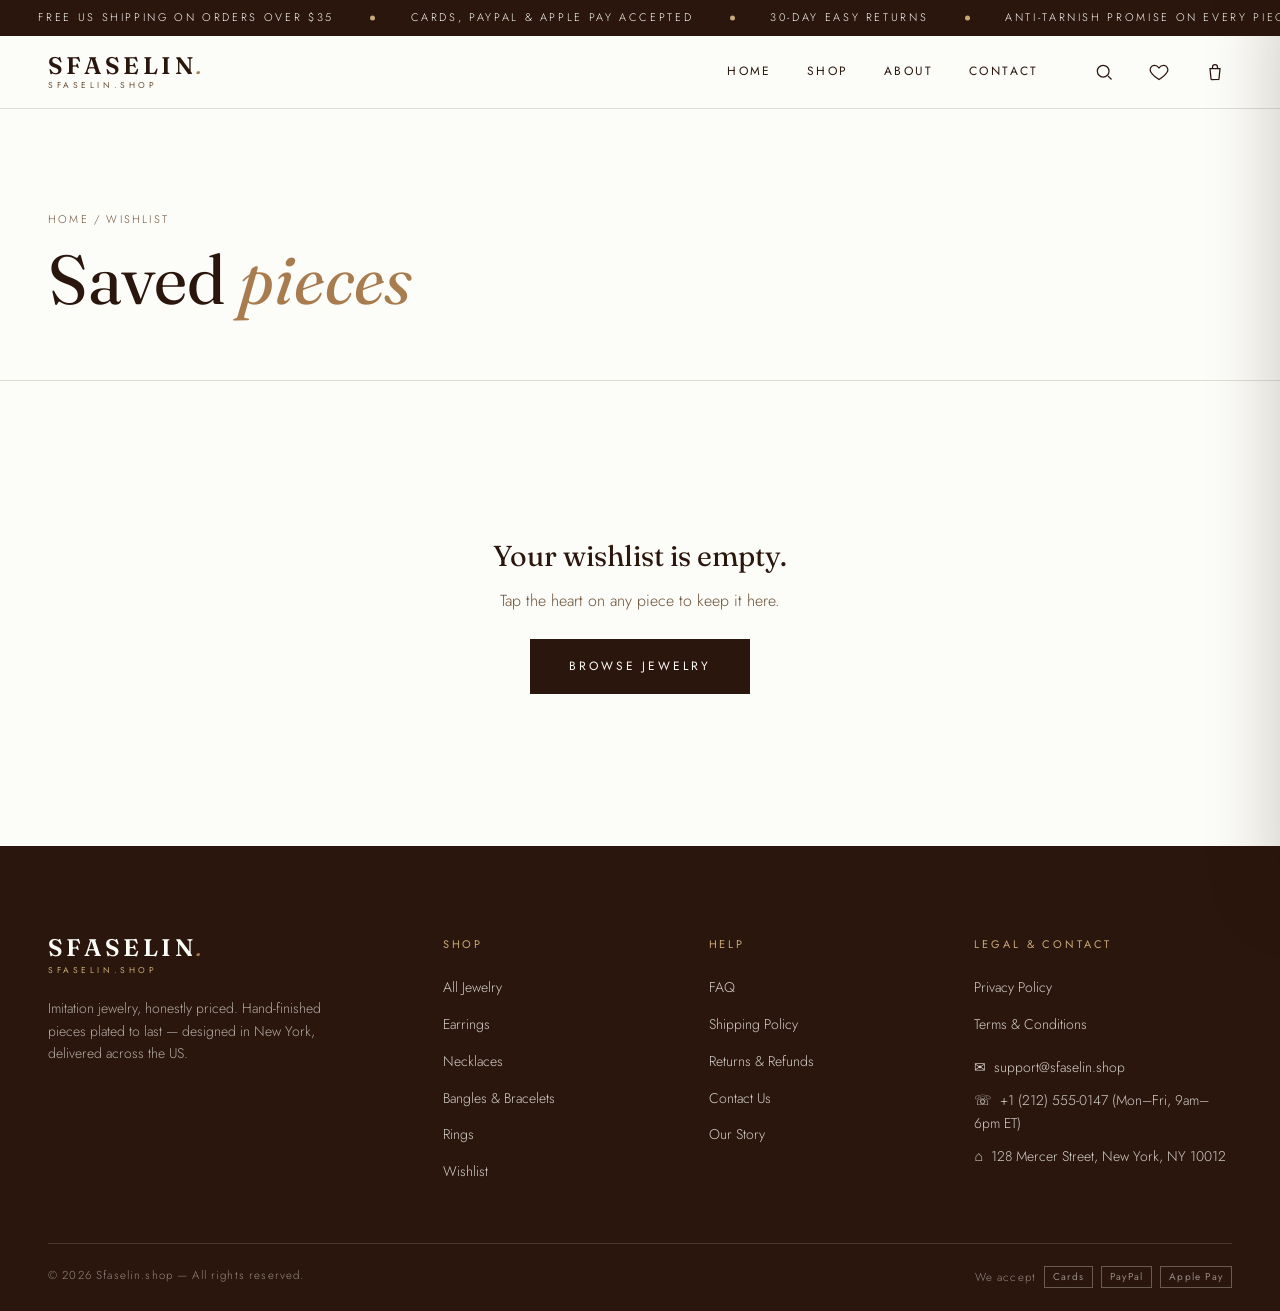
<file: wishlist.html>
<!DOCTYPE html>
<html lang="en">
<head>
<meta charset="UTF-8">
<meta name="viewport" content="width=device-width, initial-scale=1.0">
<title>Wishlist — SFASELIN | sfaselin.shop</title>
<meta name="description" content="Your saved Sfaselin pieces — keep them here until you're ready.">
<link rel="preconnect" href="https://fonts.googleapis.com">
<link rel="preconnect" href="https://fonts.gstatic.com" crossorigin>
<link href="https://fonts.googleapis.com/css2?family=Fraunces:ital,wght@0,400;0,500;0,600;1,400&family=Jost:wght@300;400;500&display=swap" rel="stylesheet">
<link rel="stylesheet" href="assets/css/style.css">
<link rel="icon" href="data:image/svg+xml,%3Csvg xmlns='http://www.w3.org/2000/svg' viewBox='0 0 32 32'%3E%3Ccircle cx='16' cy='16' r='14' fill='%232a160d'/%3E%3Ctext x='16' y='21' font-size='15' text-anchor='middle' fill='%23c8a877' font-family='Georgia'%3ES%3C/text%3E%3C/svg%3E">
</head>
<body data-page="wishlist">
<header class="site-header" id="site-header"></header>
<nav class="mobile-nav" id="mobile-nav"></nav>
<div id="cart-root"></div>
<div id="search-root"></div>

<main>
  <section class="page-hero">
    <div class="wrap">
      <div class="crumbs"><a href="index.html">Home</a> / Wishlist</div>
      <h1>Saved <em>pieces</em></h1>
    </div>
  </section>
  <section class="section--tight">
    <div class="wrap">
      <div class="wish-grid" id="wish-grid"></div>
    </div>
  </section>
</main>

<footer class="site-footer" id="site-footer"></footer>
<script src="assets/js/data.js"></script>
<script src="assets/js/main.js"></script>
</body>
</html>
</file>
<file: assets/css/style.css>
/* ============================================================
   SFASELIN.SHOP — Imitation Jewelry, Honestly Priced
   Design system: warm cream / deep brown editorial, gold accent
   Type: Fraunces (editorial serif) + Jost (geometric sans)
   ============================================================ */

:root{
  --cream:#fcfcf8;
  --cream-2:#f5f1e8;
  --cream-3:#efe9dc;
  --brown:#2a160d;
  --brown-2:#4a3121;
  --brown-3:#6b5138;
  --gold:#a97c50;
  --gold-soft:#c8a877;
  --line:rgba(42,22,13,.14);
  --line-strong:rgba(42,22,13,.32);
  --danger:#b3341f;
  --ok:#3e7d4e;
  --dot:#7cfc00;
  --serif:"Fraunces",Georgia,serif;
  --sans:"Jost","Helvetica Neue",Arial,sans-serif;
  --ease:cubic-bezier(.83,0,.17,1);
  --ease-soft:cubic-bezier(.4,0,.2,1);
  --header-h:72px;
  --speed:.3s;
}

*,*::before,*::after{box-sizing:border-box;margin:0;padding:0}
html{scroll-behavior:smooth}
body{
  font-family:var(--sans);
  font-weight:300;
  background:var(--cream);
  color:var(--brown);
  font-size:16px;
  line-height:1.6;
  -webkit-font-smoothing:antialiased;
  overflow-x:hidden;
}
::selection{background:var(--brown);color:var(--cream)}
img{display:block;max-width:100%}
a{color:inherit;text-decoration:none}
button{font-family:inherit;cursor:pointer;background:none;border:none;color:inherit}
input,select,textarea{font-family:inherit;font-size:inherit;color:inherit}
ul{list-style:none}

/* ---------- micro typography ---------- */
.micro{
  font-size:11px;letter-spacing:.22em;text-transform:uppercase;
  font-weight:400;color:var(--brown-3);
}
.micro--gold{color:var(--gold)}
.serif{font-family:var(--serif)}
.rule{height:1px;background:var(--line);border:none}

/* ---------- announcement marquee ---------- */
.marquee{
  background:var(--brown);color:var(--cream);
  overflow:hidden;white-space:nowrap;
  font-size:11px;letter-spacing:.24em;text-transform:uppercase;
  padding:9px 0;position:relative;z-index:60;
}
.marquee__track{display:inline-flex;animation:marquee 26s linear infinite}
.marquee:hover .marquee__track{animation-play-state:paused}
.marquee__track span{padding:0 2.4rem;position:relative}
.marquee__track span::after{
  content:"";position:absolute;right:-3px;top:50%;width:5px;height:5px;
  border-radius:50%;background:var(--gold-soft);transform:translateY(-50%);
}
@keyframes marquee{from{transform:translate3d(0,0,0)}to{transform:translate3d(-50%,0,0)}}

/* ---------- header ---------- */
.site-header{
  position:sticky;top:0;z-index:50;
  background:rgba(252,252,248,.92);
  backdrop-filter:blur(12px);-webkit-backdrop-filter:blur(12px);
  border-bottom:1px solid var(--line);
  transition:background var(--speed) var(--ease-soft);
}
.site-header__inner{
  max-width:1440px;margin:0 auto;height:var(--header-h);
  display:flex;align-items:center;gap:2rem;
  padding:0 clamp(1.2rem,4vw,3rem);
}
.brand{
  font-family:var(--serif);font-weight:600;font-size:24px;
  letter-spacing:.14em;line-height:1;
}
.brand em{font-style:italic;font-weight:400;color:var(--gold)}
.brand small{
  display:block;font-family:var(--sans);font-weight:400;
  font-size:8.5px;letter-spacing:.42em;text-transform:uppercase;
  color:var(--brown-3);margin-top:3px;
}
.main-nav{display:flex;gap:2.2rem;margin-left:auto}
.main-nav a{
  font-size:12px;letter-spacing:.2em;text-transform:uppercase;font-weight:400;
  position:relative;padding:4px 0;
}
.main-nav a::after{
  content:"";position:absolute;left:0;bottom:0;height:1px;width:100%;
  background:var(--brown);transform:scaleX(0);transform-origin:right;
  transition:transform .35s var(--ease);
}
.main-nav a:hover::after,.main-nav a.is-active::after{transform:scaleX(1);transform-origin:left}
.header-actions{display:flex;align-items:center;gap:1.35rem;margin-left:1rem;flex-shrink:0}
.icon-btn{position:relative;display:flex;align-items:center;justify-content:center;width:34px;height:34px}
.icon-btn svg{width:20px;height:20px;stroke:var(--brown);fill:none;stroke-width:1.5;transition:stroke .2s}
.icon-btn:hover svg{stroke:var(--gold)}
.count-badge{
  position:absolute;top:-2px;right:-4px;min-width:16px;height:16px;
  border-radius:9px;background:var(--brown);color:var(--cream);
  font-size:9.5px;font-weight:500;display:flex;align-items:center;justify-content:center;
  padding:0 4px;letter-spacing:0;
}
.count-badge.is-empty{display:none}
.burger{display:none;flex-direction:column;gap:5px;width:30px;flex-shrink:0}
.burger span{height:1.5px;width:100%;background:var(--brown);transition:transform .3s var(--ease),opacity .2s}
.burger.is-open span:nth-child(1){transform:translateY(6.5px) rotate(45deg)}
.burger.is-open span:nth-child(2){opacity:0}
.burger.is-open span:nth-child(3){transform:translateY(-6.5px) rotate(-45deg)}

/* mobile nav */
.mobile-nav{
  position:fixed;inset:0;z-index:70;background:var(--cream);
  display:flex;flex-direction:column;justify-content:center;padding:2rem;
  transform:translateX(-100%);transition:transform .45s var(--ease);
}
.mobile-nav.is-open{transform:translateX(0)}
.mobile-nav a{
  font-family:var(--serif);font-size:clamp(2rem,8vw,3rem);font-weight:400;
  padding:.6rem 0;border-bottom:1px solid var(--line);
  display:flex;justify-content:space-between;align-items:baseline;
}
.mobile-nav a small{font-family:var(--sans);font-size:10px;letter-spacing:.3em;color:var(--gold)}
.mobile-nav__close{position:absolute;top:1.6rem;right:1.6rem;font-size:12px;letter-spacing:.2em;text-transform:uppercase}

/* ---------- buttons ---------- */
.btn{
  display:inline-flex;align-items:center;justify-content:center;gap:.7rem;
  font-size:12px;letter-spacing:.24em;text-transform:uppercase;font-weight:400;
  padding:1.05rem 2.4rem;border:1px solid var(--brown);
  background:var(--brown);color:var(--cream);
  transition:background .3s var(--ease),color .3s var(--ease),border-color .3s;
  position:relative;
}
.btn:hover{background:transparent;color:var(--brown)}
.btn--ghost{background:transparent;color:var(--brown)}
.btn--ghost:hover{background:var(--brown);color:var(--cream)}
.btn--cream{background:var(--cream);color:var(--brown);border-color:var(--cream)}
.btn--cream:hover{background:transparent;color:var(--cream)}
.btn--gold{background:var(--gold);border-color:var(--gold);color:#fff}
.btn--gold:hover{background:var(--brown);border-color:var(--brown)}
.btn--full{width:100%}
.btn:disabled{opacity:.45;pointer-events:none}
.btn .arr{transition:transform .3s var(--ease)}
.btn:hover .arr{transform:translateX(5px)}

.link-line{
  font-size:12px;letter-spacing:.22em;text-transform:uppercase;
  border-bottom:1px solid var(--line-strong);padding-bottom:3px;
  transition:border-color .25s,color .25s;
}
.link-line:hover{color:var(--gold);border-color:var(--gold)}

/* ---------- layout helpers ---------- */
.wrap{max-width:1440px;margin:0 auto;padding:0 clamp(1.2rem,4vw,3rem)}
.section{padding:clamp(4rem,9vw,7.5rem) 0}
.section--tight{padding:clamp(2.5rem,6vw,4.5rem) 0}
.section--dark{background:var(--brown);color:var(--cream)}
.section--cream2{background:var(--cream-2)}

/* split editorial heading */
.split-head{
  display:flex;justify-content:space-between;align-items:flex-end;gap:2rem;
  border-top:1px solid var(--line-strong);padding-top:1.1rem;margin-bottom:clamp(2.2rem,5vw,4rem);
}
.split-head h2{
  font-family:var(--serif);font-weight:400;
  font-size:clamp(2.2rem,5.4vw,4.2rem);line-height:1.02;letter-spacing:-.01em;
}
.split-head h2 em{font-style:italic;color:var(--gold)}
.split-head .micro{padding-bottom:.6rem;white-space:nowrap}
.section--dark .split-head{border-color:rgba(252,252,248,.25)}

/* ---------- reveal ---------- */
.reveal{opacity:0;transform:translateY(34px);transition:opacity .8s var(--ease-soft),transform .8s var(--ease-soft)}
.reveal.is-in{opacity:1;transform:none}
.reveal[data-delay="1"]{transition-delay:.12s}
.reveal[data-delay="2"]{transition-delay:.24s}
.reveal[data-delay="3"]{transition-delay:.36s}

/* ---------- hero ---------- */
.hero{
  display:grid;grid-template-columns:1fr 1fr;min-height:calc(100vh - var(--header-h) - 35px);
  position:relative;
}
.hero__copy{
  display:flex;flex-direction:column;justify-content:center;
  padding:clamp(2rem,6vw,5.5rem);position:relative;
}
.hero__copy .micro{margin-bottom:1.6rem}
.hero__title{
  font-family:var(--serif);font-weight:400;
  font-size:clamp(2.8rem,5.6vw,5.2rem);line-height:1.04;letter-spacing:-.015em;
}
.hero__title em{font-style:italic;color:var(--gold)}
.hero__sub{max-width:420px;margin:1.8rem 0 2.6rem;color:var(--brown-2);font-size:17px}
.hero__ctas{display:flex;gap:1rem;flex-wrap:wrap}
.hero__media{position:relative;overflow:hidden}
.hero__media img{width:100%;height:100%;object-fit:cover;object-position:72% 20%;transform:scale(1.06);animation:heroZoom 7s var(--ease-soft) forwards}
@keyframes heroZoom{to{transform:scale(1)}}
.hero__media::after{
  content:"";position:absolute;inset:0;
  background:linear-gradient(180deg,rgba(42,22,13,0) 60%,rgba(42,22,13,.28));
}
/* numbered spine between hero columns */
.spine{
  position:absolute;left:50%;top:0;bottom:0;width:26px;transform:translateX(-50%);
  z-index:5;pointer-events:none;user-select:none;
  display:flex;flex-direction:column;justify-content:space-between;
  padding:1.4rem 0;mix-blend-mode:difference;color:#fff;
}
.spine span{
  writing-mode:vertical-rl;font-size:8px;letter-spacing:.3em;
  font-weight:400;opacity:.85;
}
.hero__scroll{
  position:absolute;bottom:1.6rem;left:clamp(2rem,6vw,5.5rem);
  font-size:10px;letter-spacing:.3em;text-transform:uppercase;color:var(--brown-3);
  display:flex;align-items:center;gap:.8rem;
}
.hero__scroll::after{content:"";width:52px;height:1px;background:var(--brown-3);animation:pulseline 2.4s var(--ease-soft) infinite}
@keyframes pulseline{0%,100%{transform:scaleX(.35);opacity:.4}50%{transform:scaleX(1);opacity:1}}

/* ---------- category tiles ---------- */
.cat-grid{display:grid;grid-template-columns:repeat(4,1fr);gap:clamp(.8rem,2vw,1.6rem)}
.cat-tile{position:relative;overflow:hidden;aspect-ratio:3/3.8;background:var(--cream-2)}
.cat-tile img{width:100%;height:100%;object-fit:cover;transition:transform .9s var(--ease)}
.cat-tile:hover img{transform:scale(1.07)}
.cat-tile__label{
  position:absolute;left:0;right:0;bottom:0;padding:1.1rem 1.2rem;
  background:linear-gradient(0deg,rgba(42,22,13,.55),rgba(42,22,13,0));
  color:#fff;display:flex;justify-content:space-between;align-items:flex-end;
}
.cat-tile__label h3{font-family:var(--serif);font-weight:400;font-size:1.35rem}
.cat-tile__label span{font-size:10px;letter-spacing:.26em;text-transform:uppercase;opacity:.85}

/* ---------- product card ---------- */
.product-card{position:relative;display:flex;flex-direction:column}
.product-card__img{
  position:relative;aspect-ratio:1;background:var(--cream-2);overflow:hidden;
}
.product-card__img img{width:100%;height:100%;object-fit:cover;transition:transform .8s var(--ease)}
.product-card:hover .product-card__img img{transform:scale(1.06)}
.product-card__tag{
  position:absolute;top:.9rem;left:.9rem;z-index:2;
  background:var(--brown);color:var(--cream);
  font-size:9.5px;letter-spacing:.2em;text-transform:uppercase;padding:5px 10px;
}
.product-card__tag--gold{background:var(--gold)}
.wish-btn{
  position:absolute;top:.7rem;right:.7rem;z-index:2;width:36px;height:36px;
  background:rgba(252,252,248,.9);border-radius:50%;
  display:flex;align-items:center;justify-content:center;
  opacity:0;transform:translateY(-6px);transition:all .3s var(--ease-soft);
}
.product-card:hover .wish-btn{opacity:1;transform:none}
.wish-btn svg{width:17px;height:17px;stroke:var(--brown);fill:none;stroke-width:1.6}
.wish-btn.is-active svg{fill:var(--brown);stroke:var(--brown)}
@media (hover:none){.wish-btn{opacity:1;transform:none}}
.quick-add{
  position:absolute;left:.8rem;right:.8rem;bottom:.8rem;z-index:2;
  background:rgba(42,22,13,.92);color:var(--cream);
  font-size:11px;letter-spacing:.22em;text-transform:uppercase;
  padding:.85rem;opacity:0;transform:translateY(8px);
  transition:all .3s var(--ease-soft);
}
.product-card:hover .quick-add{opacity:1;transform:none}
.quick-add:hover{background:var(--gold)}
@media (hover:none){.quick-add{opacity:1;transform:none}}
.product-card__info{padding:1rem .1rem 0;display:flex;flex-direction:column;gap:.25rem}
.product-card__cat{font-size:10px;letter-spacing:.24em;text-transform:uppercase;color:var(--gold)}
.product-card__name{font-family:var(--serif);font-weight:400;font-size:1.12rem;line-height:1.3}
.product-card__name a:hover{color:var(--gold)}
.product-card__price{font-size:.95rem;display:flex;gap:.6rem;align-items:baseline;margin-top:.15rem}
.product-card__price s{color:var(--brown-3);font-size:.82rem}
.price-off{color:var(--ok);font-size:.78rem;letter-spacing:.06em}

/* ---------- carousel ---------- */
.carousel{position:relative}
.carousel__track{
  display:grid;grid-auto-flow:column;grid-auto-columns:clamp(240px,24vw,340px);
  gap:clamp(1rem,2.4vw,2rem);overflow-x:auto;scroll-snap-type:x mandatory;
  scrollbar-width:none;padding-bottom:.5rem;
}
.carousel__track::-webkit-scrollbar{display:none}
.carousel__track>*{scroll-snap-align:start}
.carousel__nav{
  position:absolute;top:-4.6rem;right:0;display:flex;gap:.6rem;
}
.carousel__btn{
  width:46px;height:46px;border:1px solid var(--line-strong);border-radius:50%;
  display:flex;align-items:center;justify-content:center;
  transition:background .25s,color .25s,border-color .25s;
}
.carousel__btn svg{width:16px;height:16px;stroke:currentColor;fill:none;stroke-width:1.6}
.carousel__btn:hover{background:var(--brown);color:var(--cream);border-color:var(--brown)}
.carousel__btn--prev{cursor:w-resize}
.carousel__btn--next{cursor:e-resize}
.carousel__btn:disabled{opacity:.3;pointer-events:none}

/* ---------- 50/50 editorial split ---------- */
.split{display:grid;grid-template-columns:1fr 1fr;min-height:70vh}
.split__media{overflow:hidden;position:relative}
.split__media img{width:100%;height:100%;object-fit:cover;transition:transform 1.2s var(--ease)}
.split:hover .split__media img{transform:scale(1.04)}
.split__copy{display:flex;flex-direction:column;justify-content:center;padding:clamp(2.4rem,6vw,5.5rem)}
.split__copy h2{font-family:var(--serif);font-weight:400;font-size:clamp(2rem,4vw,3.4rem);line-height:1.08;margin:1.2rem 0 1.6rem}
.split__copy h2 em{font-style:italic;color:var(--gold)}
.split__copy p{color:var(--brown-2);max-width:460px;margin-bottom:1.1rem}
.section--dark .split__copy p{color:rgba(252,252,248,.75)}
.split--rev .split__media{order:2}

.stat-row{display:flex;gap:3rem;margin-top:2.4rem;flex-wrap:wrap}
.stat-row .stat b{font-family:var(--serif);font-weight:500;font-size:2.2rem;display:block;line-height:1}
.stat-row .stat span{font-size:10.5px;letter-spacing:.22em;text-transform:uppercase;color:var(--gold-soft)}

/* ---------- testimonials ---------- */
.testi-grid{display:grid;grid-template-columns:repeat(3,1fr);gap:clamp(1.5rem,3vw,3rem)}
.testi{border-top:1px solid var(--line-strong);padding-top:1.6rem}
.testi__stars{color:var(--gold);letter-spacing:.3em;font-size:.85rem;margin-bottom:1rem}
.testi p{font-family:var(--serif);font-size:1.25rem;line-height:1.45;font-weight:400}
.testi footer{margin-top:1.2rem;font-size:11px;letter-spacing:.2em;text-transform:uppercase;color:var(--brown-3)}

/* ---------- newsletter ---------- */
.newsletter{max-width:640px;margin:0 auto;text-align:center}
.newsletter h2{font-family:var(--serif);font-weight:400;font-size:clamp(2rem,4.4vw,3.2rem);margin:.9rem 0 1rem}
.newsletter p{color:var(--brown-2);margin-bottom:2rem}
.news-form{display:flex;border-bottom:1.5px solid var(--brown);max-width:460px;margin:0 auto}
.news-form input{
  flex:1;background:none;border:none;outline:none;padding:.9rem .2rem;
  font-size:15px;font-weight:300;
}
.news-form button{
  font-size:11px;letter-spacing:.24em;text-transform:uppercase;
  padding:0 .4rem;transition:color .25s;
}
.news-form button:hover{color:var(--gold)}
.news-msg{margin-top:1rem;font-size:13px;min-height:20px}
.news-msg.ok{color:var(--ok)}
.news-msg.err{color:var(--danger)}

/* ---------- footer ---------- */
.site-footer{background:var(--brown);color:var(--cream);margin-top:0}
.site-footer__grid{
  display:grid;grid-template-columns:1.6fr 1fr 1fr 1.2fr;
  gap:clamp(2rem,4vw,4rem);padding:clamp(3.5rem,7vw,6rem) 0 3rem;
}
.site-footer .brand{color:var(--cream)}
.site-footer .brand small{color:var(--gold-soft)}
.site-footer__about{margin-top:1.4rem;font-size:14px;color:rgba(252,252,248,.65);max-width:300px}
.site-footer h4{
  font-size:11px;letter-spacing:.26em;text-transform:uppercase;font-weight:400;
  color:var(--gold-soft);margin-bottom:1.3rem;
}
.site-footer li{margin-bottom:.7rem}
.site-footer li a{font-size:14px;color:rgba(252,252,248,.8);transition:color .2s,padding-left .25s}
.site-footer li a:hover{color:var(--gold-soft);padding-left:6px}
.site-footer__contact li{font-size:14px;color:rgba(252,252,248,.8);display:flex;gap:.6rem}
.site-footer__bottom{
  border-top:1px solid rgba(252,252,248,.14);
  padding:1.4rem 0;display:flex;justify-content:space-between;gap:1rem;flex-wrap:wrap;
  font-size:11.5px;letter-spacing:.1em;color:rgba(252,252,248,.5);
}
.pay-note{display:flex;gap:.5rem;align-items:center}
.pay-note b{border:1px solid rgba(252,252,248,.3);padding:2px 8px;font-weight:400;font-size:10px;letter-spacing:.12em}

/* ---------- page hero (inner pages) ---------- */
.page-hero{
  padding:clamp(3.5rem,8vw,6.5rem) 0 clamp(2.5rem,5vw,4rem);
  border-bottom:1px solid var(--line);
}
.page-hero h1{
  font-family:var(--serif);font-weight:400;
  font-size:clamp(2.4rem,5.4vw,4.4rem);line-height:1.05;margin-top:.9rem;
}
.page-hero h1 em{font-style:italic;color:var(--gold)}
.crumbs{font-size:11px;letter-spacing:.2em;text-transform:uppercase;color:var(--brown-3)}
.crumbs a:hover{color:var(--gold)}

/* ---------- shop layout ---------- */
.shop-layout{display:grid;grid-template-columns:250px 1fr;gap:clamp(2rem,4vw,4rem);align-items:start}
.filters{position:sticky;top:calc(var(--header-h) + 2rem)}
.filters__group{border-top:1px solid var(--line-strong);padding:1.3rem 0}
.filters__group>h3{
  font-size:11px;letter-spacing:.24em;text-transform:uppercase;font-weight:400;
  margin-bottom:1rem;display:flex;justify-content:space-between;align-items:center;
}
.filter-opt{display:flex;align-items:center;gap:.7rem;padding:.34rem 0;cursor:pointer;font-size:14.5px}
.filter-opt input{appearance:none;width:15px;height:15px;border:1px solid var(--line-strong);position:relative;cursor:pointer;flex-shrink:0;transition:background .2s,border-color .2s}
.filter-opt input:checked{background:var(--brown);border-color:var(--brown)}
.filter-opt input:checked::after{content:"";position:absolute;inset:3px;background:var(--cream)}
.filter-opt:hover{color:var(--gold)}
.filter-opt .cnt{margin-left:auto;font-size:11px;color:var(--brown-3)}
.shop-toolbar{
  display:flex;justify-content:space-between;align-items:center;gap:1rem;
  margin-bottom:1.8rem;flex-wrap:wrap;
}
.shop-toolbar__count{font-size:12px;letter-spacing:.18em;text-transform:uppercase;color:var(--brown-3)}
.sort-select{
  border:1px solid var(--line-strong);background:transparent;padding:.6rem 2.4rem .6rem 1rem;
  font-size:12px;letter-spacing:.14em;text-transform:uppercase;cursor:pointer;outline:none;
  appearance:none;background-image:url("data:image/svg+xml,%3Csvg xmlns='http://www.w3.org/2000/svg' width='10' height='6'%3E%3Cpath d='M1 1l4 4 4-4' stroke='%232a160d' fill='none'/%3E%3C/svg%3E");
  background-repeat:no-repeat;background-position:right .9rem center;
}
.product-grid{display:grid;grid-template-columns:repeat(3,1fr);gap:clamp(1.4rem,2.6vw,2.4rem) clamp(1rem,2vw,2rem)}
.product-grid--4{grid-template-columns:repeat(4,1fr)}
.shop-empty{grid-column:1/-1;text-align:center;padding:5rem 1rem}
.shop-empty h3{font-family:var(--serif);font-weight:400;font-size:1.8rem;margin-bottom:.6rem}
.shop-empty p{color:var(--brown-3);margin-bottom:1.6rem}

/* ---------- product detail ---------- */
.pd-layout{display:grid;grid-template-columns:1.05fr 1fr;gap:clamp(2rem,5vw,5rem);align-items:start}
.pd-media{position:sticky;top:calc(var(--header-h) + 2rem)}
.pd-media__frame{background:var(--cream-2);aspect-ratio:1;overflow:hidden}
.pd-media__frame img{width:100%;height:100%;object-fit:cover;transition:transform .6s var(--ease)}
.pd-media__frame:hover img{transform:scale(1.12)}
.pd-info h1{font-family:var(--serif);font-weight:400;font-size:clamp(1.9rem,3.4vw,2.9rem);line-height:1.12;margin:.8rem 0 1rem}
.pd-price{display:flex;align-items:baseline;gap:.9rem;margin:1.2rem 0;font-size:1.5rem}
.pd-price s{color:var(--brown-3);font-size:1.05rem}
.pd-price .price-off{font-size:.85rem}
.pd-desc{color:var(--brown-2);margin:1.4rem 0 1.8rem}
.pd-meta{border-top:1px solid var(--line);margin-top:1.8rem}
.pd-meta div{display:flex;justify-content:space-between;padding:.75rem 0;border-bottom:1px solid var(--line);font-size:14px}
.pd-meta dt{color:var(--brown-3);letter-spacing:.08em;text-transform:uppercase;font-size:11px}
.qty-row{display:flex;gap:1rem;align-items:stretch;margin:1.8rem 0 1rem;flex-wrap:wrap}
.qty{
  display:flex;align-items:center;border:1px solid var(--line-strong);
}
.qty button{width:44px;height:100%;min-height:48px;font-size:1.2rem;transition:background .2s}
.qty button:hover{background:var(--cream-2)}
.qty input{width:52px;text-align:center;border:none;outline:none;background:none;font-size:15px}
.pd-actions{display:flex;gap:1rem;flex-wrap:wrap}
.pd-actions .btn{flex:1;min-width:200px}
.pd-trust{display:flex;gap:1.6rem;margin-top:2rem;flex-wrap:wrap}
.pd-trust div{display:flex;gap:.6rem;align-items:center;font-size:12.5px;color:var(--brown-2)}
.pd-trust svg{width:20px;height:20px;stroke:var(--gold);fill:none;stroke-width:1.5;flex-shrink:0}

.accordion{border-top:1px solid var(--line-strong);margin-top:2.6rem}
.accordion__item{border-bottom:1px solid var(--line-strong)}
.accordion__head{
  width:100%;display:flex;justify-content:space-between;align-items:center;
  padding:1.15rem 0;font-size:12px;letter-spacing:.22em;text-transform:uppercase;font-weight:400;
  text-align:left;
}
.accordion__head span:last-child{font-size:1.3rem;font-family:var(--serif);transition:transform .3s var(--ease)}
.accordion__item.is-open .accordion__head span:last-child{transform:rotate(45deg)}
.accordion__body{max-height:0;overflow:hidden;transition:max-height .35s var(--ease)}
.accordion__body>div{padding:0 0 1.3rem;color:var(--brown-2);font-size:14.5px}
.accordion__item.is-open .accordion__body{max-height:400px}

/* ---------- cart drawer ---------- */
.overlay{
  position:fixed;inset:0;background:rgba(42,22,13,.45);z-index:80;
  opacity:0;pointer-events:none;transition:opacity var(--speed) var(--ease-soft);
  backdrop-filter:blur(2px);
}
.overlay.is-open{opacity:1;pointer-events:auto}
.drawer{
  position:fixed;top:0;right:0;bottom:0;width:min(440px,94vw);z-index:90;
  background:var(--cream);display:flex;flex-direction:column;
  transform:translateX(102%);transition:transform .45s var(--ease);
  box-shadow:-20px 0 60px rgba(42,22,13,.18);
}
.drawer.is-open{transform:translateX(0)}
.drawer__head{
  display:flex;justify-content:space-between;align-items:center;
  padding:1.4rem 1.6rem;border-bottom:1px solid var(--line-strong);
}
.drawer__head h3{font-family:var(--serif);font-weight:400;font-size:1.4rem}
.drawer__close{font-size:11px;letter-spacing:.22em;text-transform:uppercase;display:flex;gap:.5rem;align-items:center}
.drawer__close:hover{color:var(--gold)}
.ship-bar{padding:1rem 1.6rem;border-bottom:1px solid var(--line);font-size:12.5px}
.ship-bar__track{height:3px;background:var(--cream-3);margin-top:.6rem;position:relative;overflow:hidden}
.ship-bar__fill{position:absolute;inset:0;right:auto;background:var(--gold);width:0;transition:width .5s var(--ease)}
.drawer__items{flex:1;overflow-y:auto;padding:1.2rem 1.6rem}
.cart-line{display:grid;grid-template-columns:84px 1fr auto;gap:1rem;padding:1rem 0;border-bottom:1px solid var(--line)}
.cart-line__img{width:84px;height:84px;object-fit:cover;background:var(--cream-2)}
.cart-line__name{font-family:var(--serif);font-size:1.02rem;line-height:1.25}
.cart-line__price{font-size:.9rem;color:var(--brown-2);margin-top:.2rem}
.cart-line__qty{display:inline-flex;border:1px solid var(--line-strong);margin-top:.55rem}
.cart-line__qty button{width:28px;height:28px;font-size:1rem}
.cart-line__qty b{width:32px;display:flex;align-items:center;justify-content:center;font-weight:400;font-size:13px}
.cart-line__rm{font-size:10.5px;letter-spacing:.16em;text-transform:uppercase;color:var(--brown-3);align-self:start}
.cart-line__rm:hover{color:var(--danger)}
.drawer__foot{border-top:1px solid var(--line-strong);padding:1.4rem 1.6rem;background:var(--cream-2)}
.drawer__sub{display:flex;justify-content:space-between;font-size:1.05rem;margin-bottom:.4rem}
.drawer__sub b{font-family:var(--serif);font-size:1.3rem;font-weight:500}
.drawer__note{font-size:12px;color:var(--brown-3);margin-bottom:1.1rem}
.drawer__empty{text-align:center;padding:4rem 1rem}
.drawer__empty p{font-family:var(--serif);font-size:1.4rem;margin-bottom:1.4rem}

/* ---------- search overlay ---------- */
.search-overlay{
  position:fixed;inset:0;z-index:95;background:var(--cream);
  transform:translateY(-100%);transition:transform .5s var(--ease);
  display:flex;flex-direction:column;overflow-y:auto;
}
.search-overlay.is-open{transform:translateY(0)}
.search-overlay__head{display:flex;justify-content:space-between;align-items:center;padding:1.6rem clamp(1.2rem,4vw,3rem)}
.search-box{max-width:820px;margin:8vh auto 0;width:100%;padding:0 1.4rem}
.search-box input{
  width:100%;background:none;border:none;outline:none;
  border-bottom:1.5px solid var(--brown);
  font-family:var(--serif);font-size:clamp(1.8rem,4.5vw,3.2rem);font-weight:400;
  padding:.6rem 0;
}
.search-box input::placeholder{color:rgba(42,22,13,.28)}
.search-hint{margin-top:.9rem;font-size:11px;letter-spacing:.22em;text-transform:uppercase;color:var(--brown-3)}
.search-results{max-width:1100px;margin:3rem auto 4rem;width:100%;padding:0 1.4rem;display:grid;grid-template-columns:repeat(4,1fr);gap:1.6rem}
.search-results .sr{
  display:block;
}
.search-results .sr img{aspect-ratio:1;object-fit:cover;background:var(--cream-2);width:100%}
.search-results .sr h4{font-family:var(--serif);font-weight:400;font-size:1rem;margin-top:.6rem}
.search-results .sr span{font-size:.85rem;color:var(--brown-2)}
.sr-none{grid-column:1/-1;font-family:var(--serif);font-size:1.4rem;color:var(--brown-3)}

/* ---------- toast ---------- */
.toast-zone{position:fixed;bottom:1.4rem;left:1.4rem;z-index:120;display:flex;flex-direction:column;gap:.6rem}
.toast{
  background:var(--brown);color:var(--cream);padding:.95rem 1.4rem;
  font-size:13px;letter-spacing:.04em;display:flex;gap:.8rem;align-items:center;
  transform:translateX(-120%);transition:transform .45s var(--ease);
  max-width:340px;box-shadow:0 12px 34px rgba(42,22,13,.28);
}
.toast.is-in{transform:none}
.toast::before{content:"";width:8px;height:8px;border-radius:50%;background:var(--dot);animation:blinker 1s infinite;flex-shrink:0}
@keyframes blinker{50%{opacity:.25}}

/* ---------- cart page ---------- */
.cartpage{display:grid;grid-template-columns:1.6fr 1fr;gap:clamp(2rem,4vw,4.5rem);align-items:start}
.cart-row{
  display:grid;grid-template-columns:110px 1fr auto auto auto;gap:1.4rem;align-items:center;
  padding:1.4rem 0;border-bottom:1px solid var(--line);
}
.cart-row img{width:110px;height:110px;object-fit:cover;background:var(--cream-2)}
.cart-row__name{font-family:var(--serif);font-size:1.2rem;font-weight:400}
.cart-row__cat{font-size:10.5px;letter-spacing:.22em;text-transform:uppercase;color:var(--gold);margin-top:.2rem}
.cart-row__price{font-size:.95rem;color:var(--brown-2);margin-top:.35rem}
.summary{
  background:var(--cream-2);padding:2rem;position:sticky;top:calc(var(--header-h) + 2rem);
}
.summary h3{font-family:var(--serif);font-weight:400;font-size:1.5rem;margin-bottom:1.4rem}
.summary__row{display:flex;justify-content:space-between;padding:.55rem 0;font-size:14.5px}
.summary__row--total{border-top:1px solid var(--line-strong);margin-top:.8rem;padding-top:1rem;font-size:1.1rem}
.summary__row--total b{font-family:var(--serif);font-size:1.5rem;font-weight:500}
.summary .btn{margin-top:1.4rem}
.summary__secure{margin-top:1rem;font-size:12px;color:var(--brown-3);text-align:center}
.promo-row{display:flex;gap:.6rem;margin:1.1rem 0 .4rem}
.promo-row input{flex:1;border:1px solid var(--line-strong);background:transparent;padding:.65rem .9rem;font-size:13px;outline:none;letter-spacing:.1em;text-transform:uppercase}
.promo-row button{border:1px solid var(--brown);padding:0 1.1rem;font-size:11px;letter-spacing:.2em;text-transform:uppercase;transition:all .25s}
.promo-row button:hover{background:var(--brown);color:var(--cream)}
.promo-msg{font-size:12px;min-height:18px}
.promo-msg.ok{color:var(--ok)}.promo-msg.err{color:var(--danger)}

/* ---------- checkout ---------- */
.checkout{display:grid;grid-template-columns:1.5fr 1fr;gap:clamp(2rem,4vw,4.5rem);align-items:start}
.co-fieldset{border:none;margin-bottom:2.2rem}
.co-fieldset>legend{
  font-size:11px;letter-spacing:.26em;text-transform:uppercase;font-weight:400;
  padding:0 0 1rem;display:flex;align-items:center;gap:.9rem;width:100%;
}
.co-fieldset>legend i{
  font-style:normal;font-family:var(--serif);font-size:1.05rem;color:var(--gold);
}
.field-grid{display:grid;grid-template-columns:1fr 1fr;gap:1.1rem}
.field{display:flex;flex-direction:column;gap:.4rem}
.field--full{grid-column:1/-1}
.field label{font-size:11px;letter-spacing:.18em;text-transform:uppercase;color:var(--brown-3)}
.field input,.field select,.field textarea{
  border:1px solid var(--line-strong);background:transparent;
  padding:.85rem 1rem;font-size:14.5px;outline:none;transition:border-color .2s;
  font-weight:300;
}
.field input:focus,.field select:focus,.field textarea:focus{border-color:var(--gold)}
.field.has-error input,.field.has-error select{border-color:var(--danger)}
.field .err-msg{font-size:11.5px;color:var(--danger);display:none}
.field.has-error .err-msg{display:block}
.pay-opt{
  border:1px solid var(--line-strong);padding:1.1rem 1.2rem;margin-bottom:.8rem;
  display:flex;gap:1rem;align-items:flex-start;cursor:pointer;transition:border-color .2s,background .2s;
}
.pay-opt:hover{border-color:var(--gold)}
.pay-opt input{margin-top:3px;accent-color:var(--brown)}
.pay-opt.is-selected{border-color:var(--brown);background:var(--cream-2)}
.pay-opt b{font-weight:400;font-size:15px;display:block}
.pay-opt small{color:var(--brown-3);font-size:12.5px}
.pay-extra{padding:.6rem 0 .2rem 1.7rem;display:none}
.pay-opt.is-selected .pay-extra{display:block}
.mini-lines{border-top:1px solid var(--line-strong);margin-bottom:1.2rem}
.mini-line{display:flex;gap:1rem;padding:1rem 0;border-bottom:1px solid var(--line);align-items:center}
.mini-line img{width:62px;height:62px;object-fit:cover;background:var(--cream-2)}
.mini-line h5{font-family:var(--serif);font-weight:400;font-size:.98rem}
.mini-line small{color:var(--brown-3)}
.mini-line b{margin-left:auto;font-weight:400;font-size:.95rem}

/* order success */
.order-success{max-width:680px;margin:0 auto;text-align:center;padding:clamp(3rem,8vw,6rem) 0}
.order-success__ring{
  width:92px;height:92px;border-radius:50%;border:1px solid var(--gold);
  margin:0 auto 2rem;display:flex;align-items:center;justify-content:center;
  animation:pop .6s var(--ease) both .2s;
}
@keyframes pop{from{transform:scale(.4);opacity:0}}
.order-success__ring svg{width:38px;height:38px;stroke:var(--gold);fill:none;stroke-width:2}
.order-success h1{font-family:var(--serif);font-weight:400;font-size:clamp(2.2rem,5vw,3.4rem);margin-bottom:1rem}
.order-success p{color:var(--brown-2);margin-bottom:.5rem}
.order-id{
  display:inline-block;border:1px dashed var(--gold);color:var(--gold);
  padding:.55rem 1.4rem;letter-spacing:.2em;font-size:13px;margin:1.4rem 0 2.2rem;
}

/* ---------- wishlist ---------- */
.wish-grid{display:grid;grid-template-columns:repeat(4,1fr);gap:clamp(1.4rem,2.6vw,2.4rem)}

/* ---------- static/legal pages ---------- */
.prose{max-width:760px}
.prose h2{font-family:var(--serif);font-weight:400;font-size:1.7rem;margin:2.6rem 0 .9rem}
.prose h3{font-family:var(--serif);font-weight:500;font-size:1.2rem;margin:1.8rem 0 .6rem}
.prose p{color:var(--brown-2);margin-bottom:1rem}
.prose ul{margin:0 0 1rem 1.2rem;list-style:disc;color:var(--brown-2)}
.prose li{margin-bottom:.45rem}
.prose strong{color:var(--brown);font-weight:500}
.prose .updated{font-size:12px;letter-spacing:.16em;text-transform:uppercase;color:var(--brown-3);margin-bottom:2rem}

/* ---------- about ---------- */
.values{display:grid;grid-template-columns:repeat(3,1fr);gap:clamp(1.6rem,3vw,3rem)}
.value{border-top:1px solid var(--line-strong);padding-top:1.4rem}
.value h3{font-family:var(--serif);font-weight:400;font-size:1.45rem;margin:.7rem 0 .7rem}
.value p{color:var(--brown-2);font-size:14.5px}
.value .num{font-family:var(--serif);font-size:.95rem;color:var(--gold)}

/* ---------- contact ---------- */
.contact-grid{display:grid;grid-template-columns:1fr 1.2fr;gap:clamp(2.5rem,5vw,5rem);align-items:start}
.contact-info__item{border-top:1px solid var(--line-strong);padding:1.3rem 0}
.contact-info__item h3{font-size:11px;letter-spacing:.24em;text-transform:uppercase;font-weight:400;color:var(--gold);margin-bottom:.5rem}
.contact-info__item p,.contact-info__item a{font-family:var(--serif);font-size:1.25rem}
.contact-info__item a:hover{color:var(--gold)}
.contact-info__item small{display:block;font-family:var(--sans);font-size:12.5px;color:var(--brown-3);margin-top:.3rem}
.form-msg{margin-top:1rem;font-size:13.5px;min-height:20px}
.form-msg.ok{color:var(--ok)}.form-msg.err{color:var(--danger)}

/* ---------- faq ---------- */
.faq-list{max-width:820px;margin:0 auto}

/* ---------- responsive ---------- */
@media(max-width:1080px){
  .product-grid,.product-grid--4,.search-results{grid-template-columns:repeat(3,1fr)}
  .cat-grid{grid-template-columns:repeat(2,1fr)}
  .site-footer__grid{grid-template-columns:1fr 1fr}
  .wish-grid{grid-template-columns:repeat(3,1fr)}
}
@media(max-width:900px){
  .main-nav{display:none}
  .burger{display:flex}
  .site-header__inner{gap:1.1rem}
  .header-actions{margin-left:auto}
  .hero{grid-template-columns:1fr;min-height:auto}
  .hero__media{min-height:60vh;order:-1}
  .spine{display:none}
  .split{grid-template-columns:1fr;min-height:auto}
  .split__media{min-height:52vh}
  .split--rev .split__media{order:0}
  .shop-layout{grid-template-columns:1fr}
  .filters{position:static;display:grid;grid-template-columns:1fr 1fr;gap:0 2rem}
  .pd-layout,.cartpage,.checkout,.contact-grid{grid-template-columns:1fr}
  .pd-media,.summary{position:static}
  .testi-grid,.values{grid-template-columns:1fr}
  .carousel__nav{position:static;margin-bottom:1.2rem;justify-content:flex-end}
}
@media(max-width:600px){
  .product-grid,.product-grid--4,.search-results,.wish-grid{grid-template-columns:repeat(2,1fr)}
  .field-grid{grid-template-columns:1fr}
  .cart-row{grid-template-columns:84px 1fr auto;grid-template-rows:auto auto}
  .cart-row img{width:84px;height:84px}
  .filters{grid-template-columns:1fr}
  .hero__ctas .btn{width:100%}
  .site-footer__grid{grid-template-columns:1fr;gap:2.4rem}
  .cat-grid{grid-template-columns:1fr 1fr}
}
</file>
